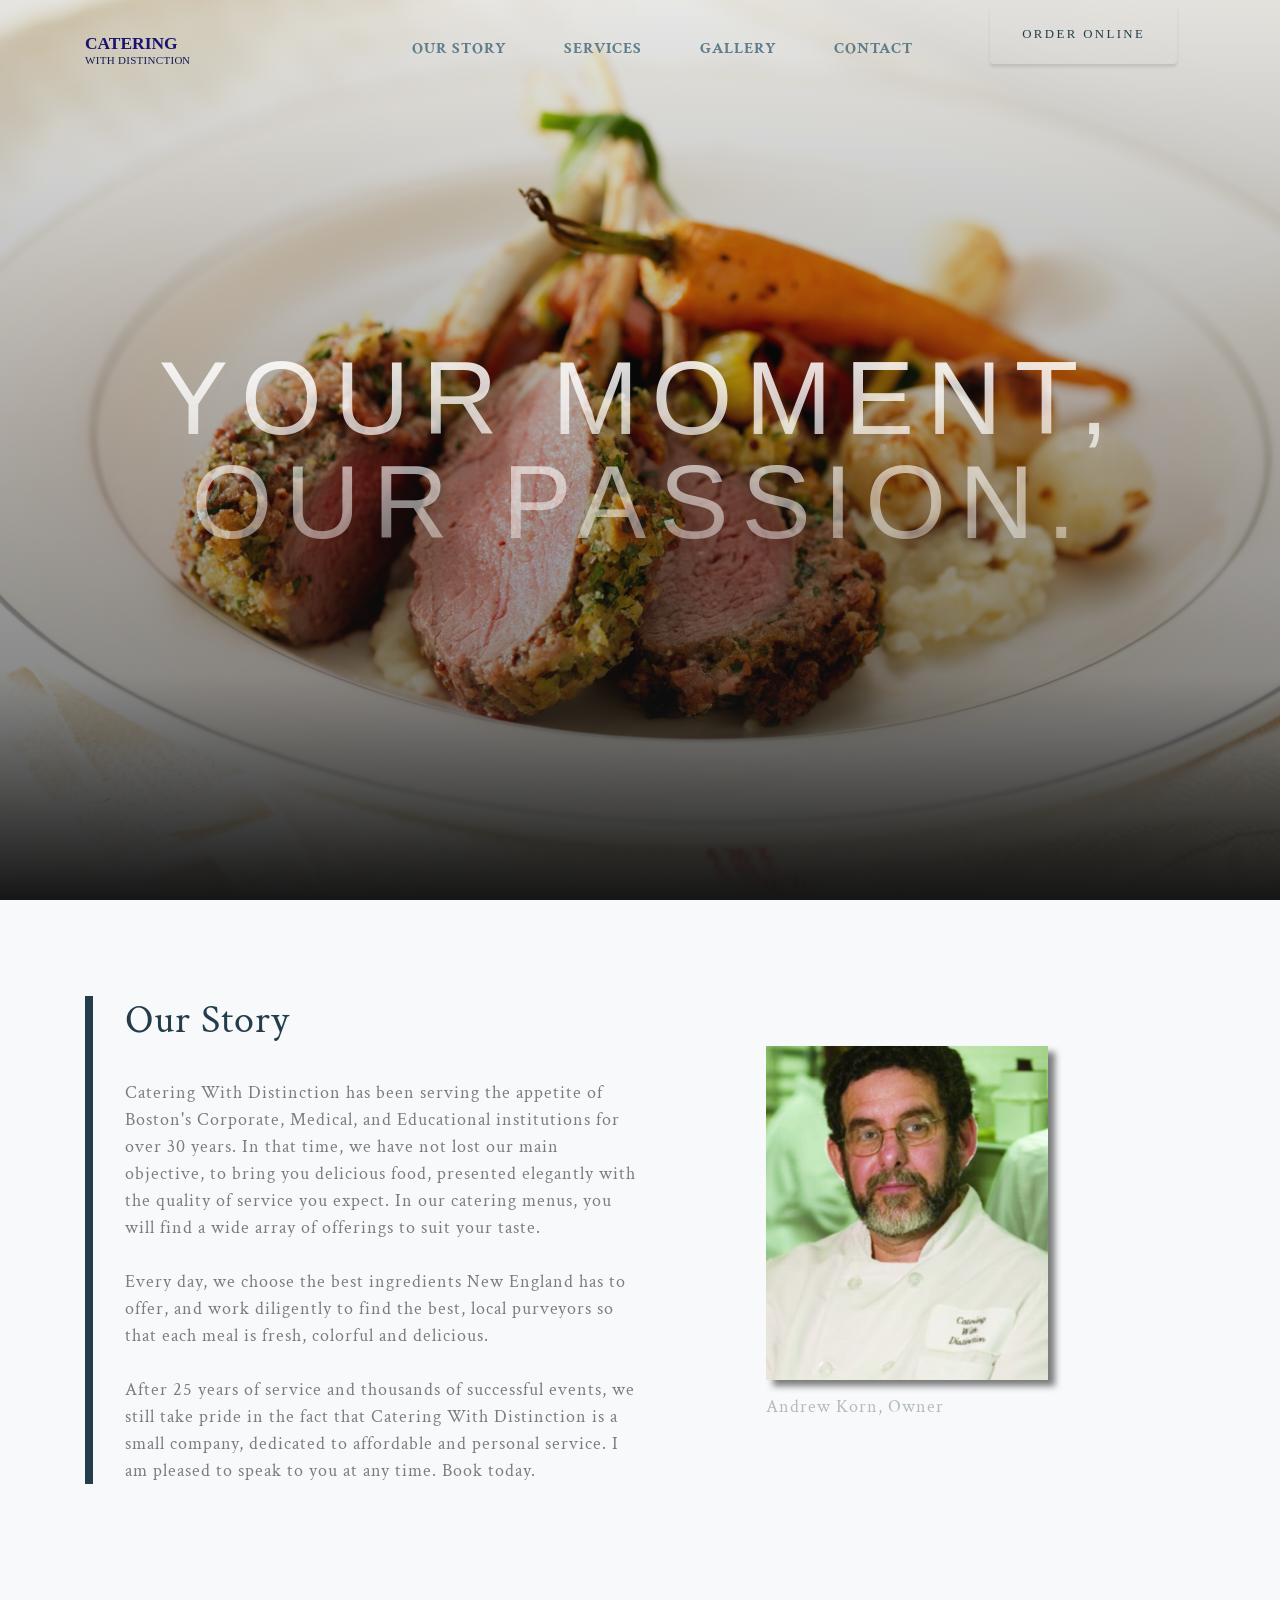
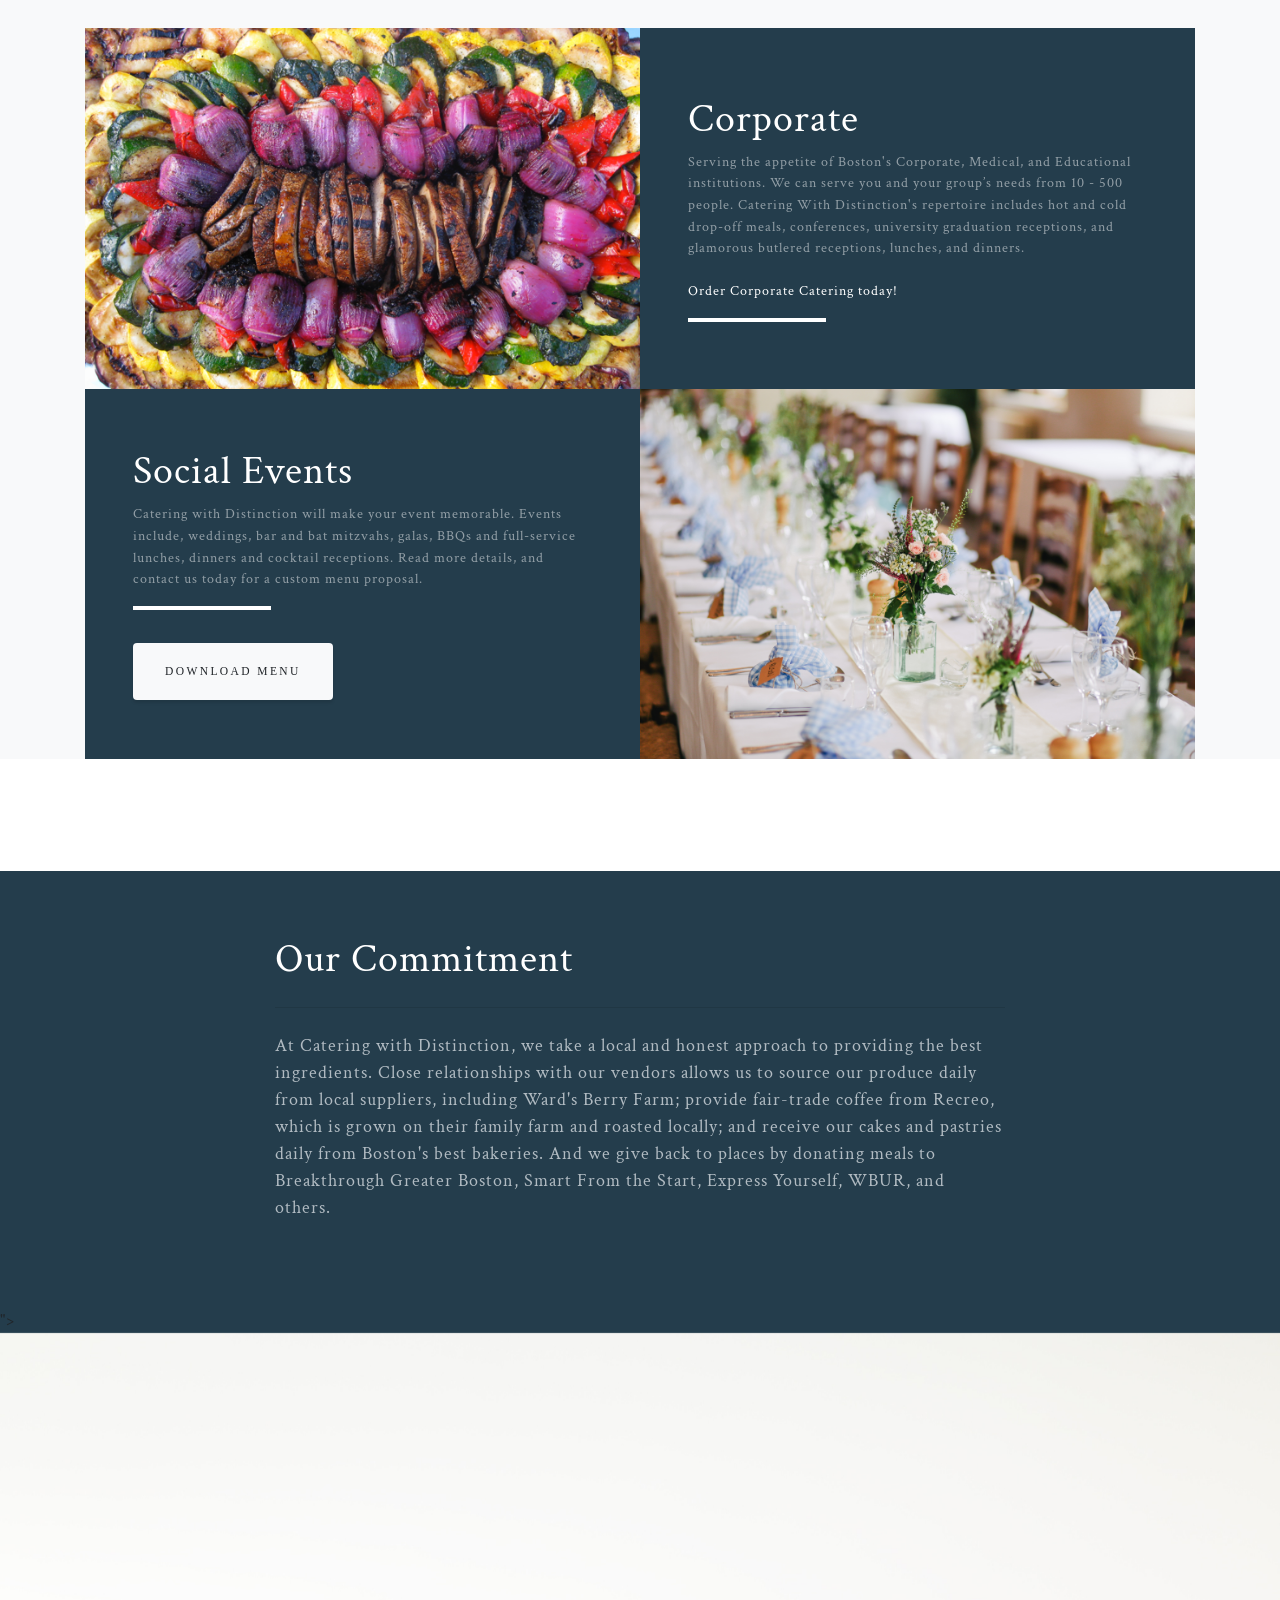
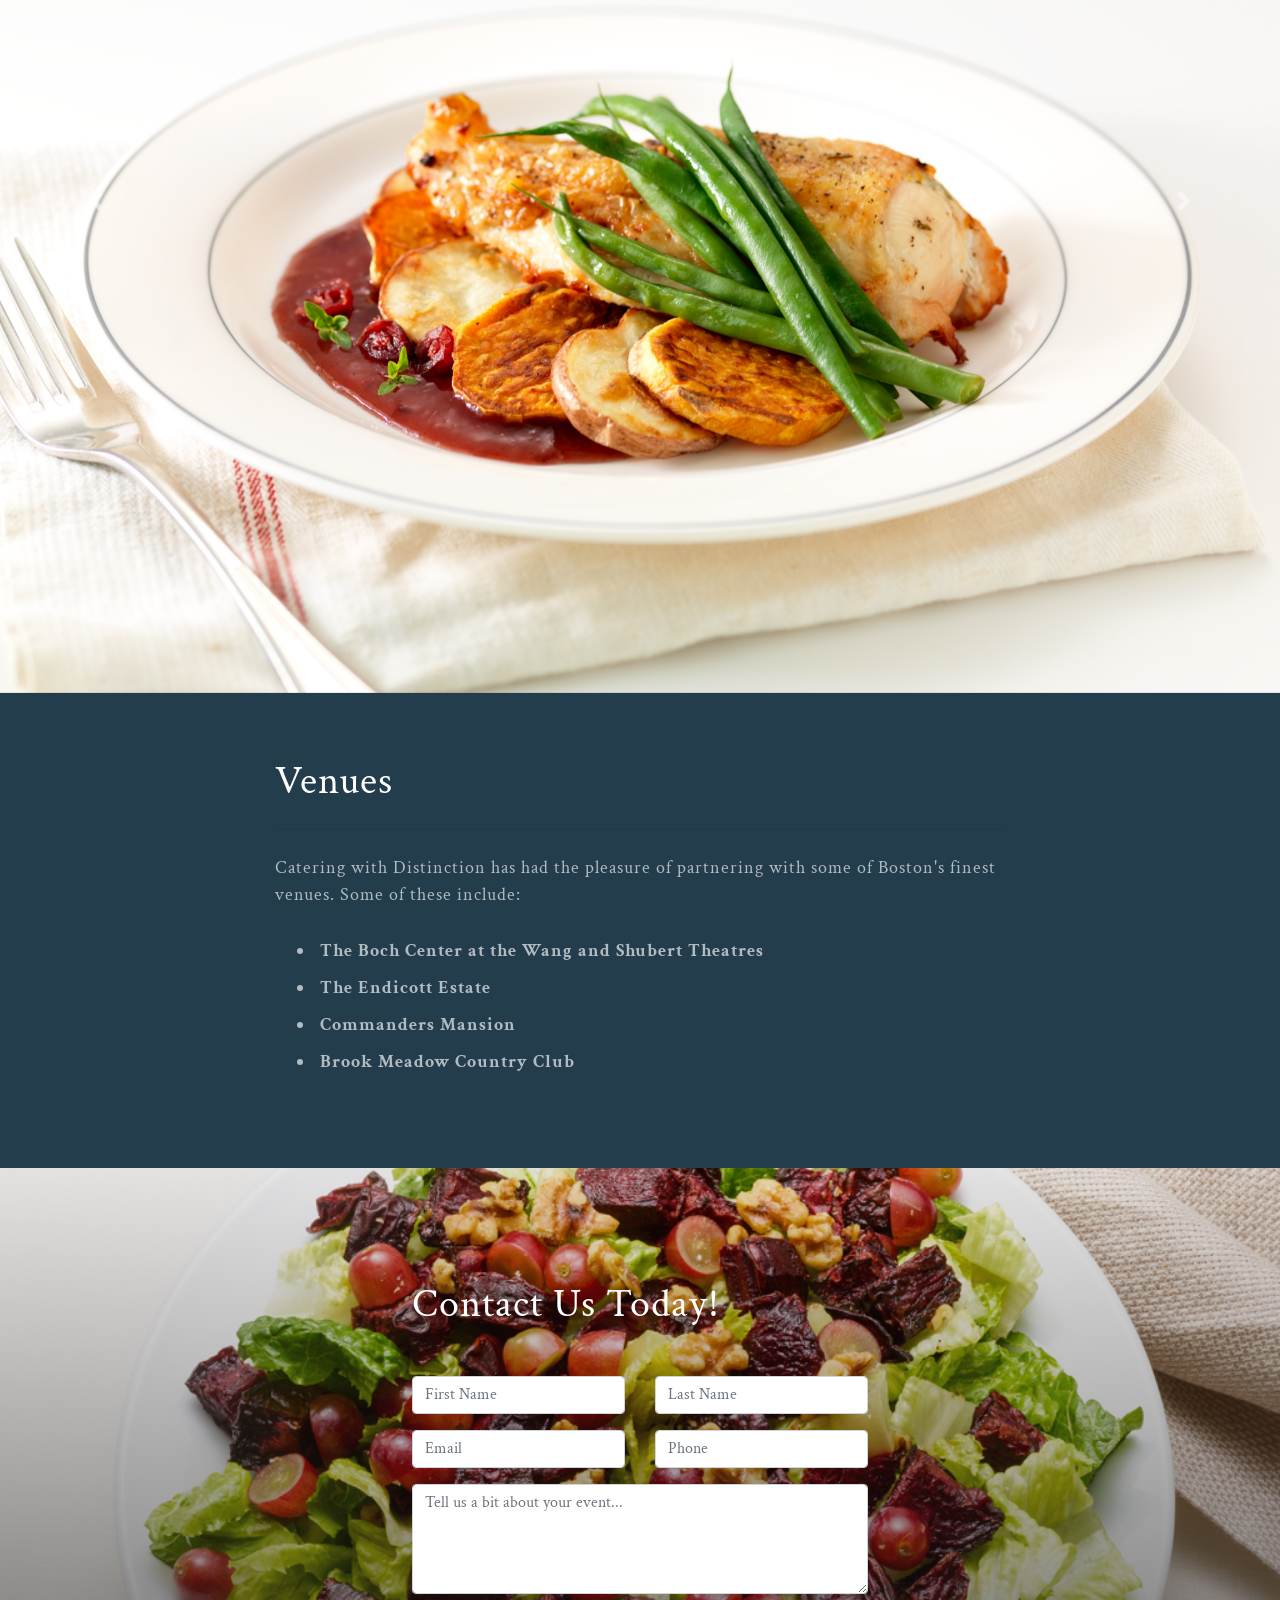
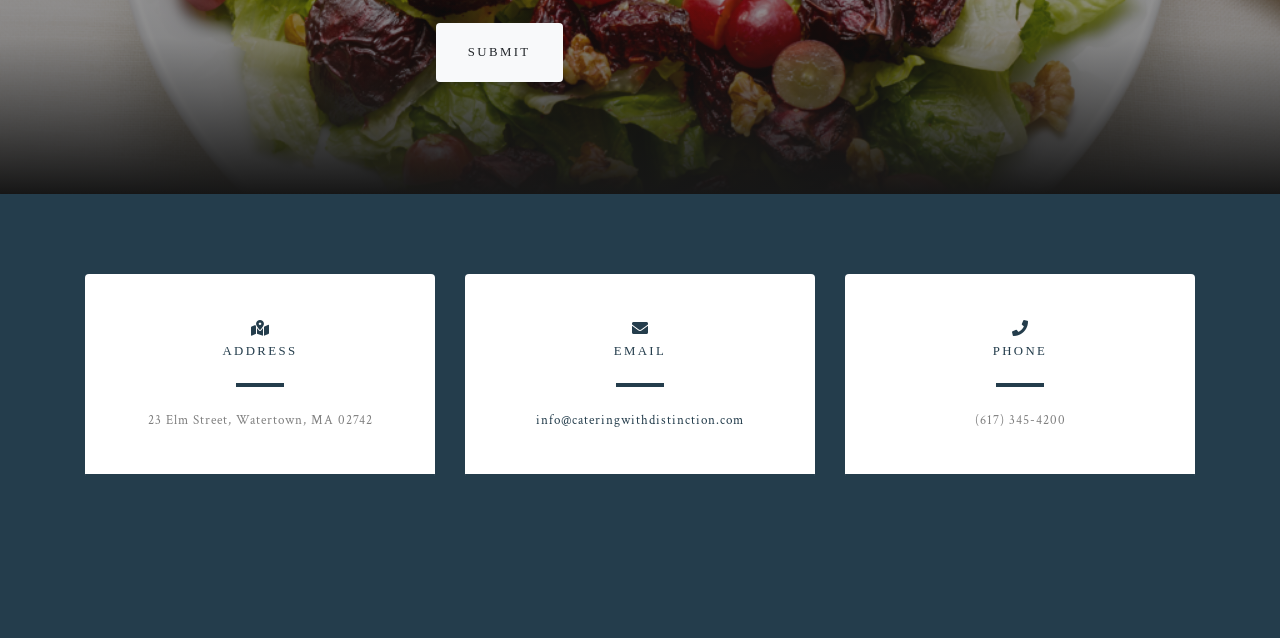
<file: index.html>
<!DOCTYPE html>
<html lang="en">

<head>

  <meta charset="utf-8">
  <meta name="viewport" content="width=device-width, initial-scale=1, shrink-to-fit=no">
  <meta name="description" content="">
  <meta name="author" content="">

  <title>Catering with Distinction</title>

  <!-- Bootstrap core CSS -->
  <link href="vendor/bootstrap/css/bootstrap.min.css" rel="stylesheet">

  <!-- Custom fonts for this template -->
  <link href="vendor/fontawesome-free/css/all.min.css" rel="stylesheet">
  <link href="https://fonts.googleapis.com/css?family=Crimson+Text:100,400,400i,600,600i,700,700i" rel="stylesheet">

  <!-- Custom styles for this template -->
  <link href="css/grayscale.css" rel="stylesheet">

</head>

<body id="page-top">

  <!-- Navigation -->
  <nav class="navbar navbar-expand-lg navbar-light fixed-top" id="mainNav">
    <div class="container">
      <a class="navbar-brand js-scroll-trigger" href="#page-top">
        <img class="img-fluid" src="img/site-logo-2.svg" alt="">
</a>
      <button class="navbar-toggler navbar-toggler-right" type="button" data-toggle="collapse" data-target="#navbarResponsive" aria-controls="navbarResponsive" aria-expanded="false" aria-label="Toggle navigation">
          Menu
          <i class="fas fa-bars"></i>
        </button>
      <div class="collapse navbar-collapse" id="navbarResponsive">
        <ul class="navbar-nav ml-auto">
          <li class="nav-item">
            <a class="nav-link js-scroll-trigger" href="#projects">OUR STORY</a>
          </li>
          <li class="nav-item">
            <a class="nav-link js-scroll-trigger" href="#services">SERVICES</a>
          </li>
          <li class="nav-item">
            <a class="nav-link js-scroll-trigger" href="#gallery">GALLERY</a>
          </li>
          <li class="nav-item">
            <a class="nav-link js-scroll-trigger" href="#signup">CONTACT</a>
          </li>
          <li class="nav-item order-online">
            <a href="/order-online.html"> <button type="button" class="btn btn-outline-info">ORDER ONLINE</button> </a>
          </li>
        </ul>
      </div>

    </div>
    <!-- <a href="/order-online.html"> <button type="button" class="btn btn-outline-info">ORDER ONLINE</button> </a> -->
  </nav>

  <!-- Header -->
  <header class="masthead">
    <div class="container d-flex h-100 align-items-center">
      <div class="mx-auto text-center">
        <h1 class="mx-auto my-0 text-uppercase">Your moment, Our passion.</h1>
        <!-- <a href="#services" class="btn btn-primary js-scroll-trigger">LEARN MORE</a> -->
      </div>

    </div>
  </header>



  <!-- Our Story Section -->
  <section id="projects" class="projects-section bg-light">
    <div class="container">

      <!-- Our Story-->
      <div class="row align-items-center no-gutters mb-4 mb-lg-5">
        <div class="col-xl-6 col-lg-7">
          <div class="featured-text text-center text-lg-left">
            <h4>Our Story</h4>
            <p class="text-black-50 mb-0"> <br>Catering With Distinction has been serving the appetite of Boston's Corporate, Medical, and Educational institutions for over 30 years. In that time, we have not lost our main objective, to bring you delicious food, presented elegantly
              with the quality of service you expect. In our catering menus, you will find a wide array of offerings to suit your taste.
              <br><br> Every day, we choose the best ingredients New England has to offer, and work diligently to find the best, local purveyors so that each meal is fresh, colorful and delicious.
              <br><br>After 25 years of service and thousands of successful events, we still take pride in the fact that Catering With Distinction is a small company, dedicated to affordable and personal service. I am pleased to speak to you at any time.
              Book today.</p>
          </div>
        </div>
        <div class="col-xl-6 col-lg-5">
          <img class="img-fluid mb-3 mb-lg-0 andrew" src="img/headshot-andrew.png" alt="">
          <p class="caption">Andrew Korn, Owner</p>
        </div>

      </div>
    </div>

  </section>
  <!-- Services -->
  <section id="services" class="services-section bg-light">
    <div class="container">
      <!-- Corporate -->
      <div class="row justify-content-center no-gutters mb-5 mb-lg-0">
        <div class="col-lg-6">
          <img class="img-fluid" src="img/sm_vegplate.png" alt="">
        </div>
        <div class="col-lg-6">
          <div class="bg-black text-center h-100 project">
            <div class="d-flex h-100">
              <div class="project-text w-100 my-auto text-center text-lg-left">
                <h4 class="text-white">Corporate</h4>
                <p class="mb-0 text-white-50">Serving the appetite of Boston's Corporate, Medical, and Educational institutions. We can serve you and your group’s needs from 10 - 500 people. Catering With Distinction's repertoire includes hot and cold drop-off meals, conferences,
                  university graduation receptions, and glamorous butlered receptions, lunches, and dinners. <br> <br><a href="/order-online.html" class="services-CTA"> Order Corporate Catering today! </a></p>
                <hr class="d-none d-lg-block mb-0 ml-0">
              </div>
            </div>
          </div>
        </div>
      </div>

      <!-- Events -->
      <div class="row justify-content-center no-gutters">
        <div class="col-lg-6">
          <img class="img-fluid" src="img/formal-dinner.jpg" alt="">
        </div>
        <div class="col-lg-6 order-lg-first">
          <div class="bg-black text-center h-100 project">
            <div class="d-flex h-100">
              <div class="project-text w-100 my-auto text-center text-lg-right">
                <h4 class="text-white">Social Events</h4>
                <p class="mb-0 text-white-50">
                  Catering with Distinction will make your event memorable. Events include, weddings, bar and bat mitzvahs, galas, BBQs and full-service lunches, dinners and cocktail receptions. Read more details, and contact us today for a custom menu proposal.
                </p>
                <hr class="d-none d-lg-block mb-0 ml-0 mr-0">
                <br>
                <div class="row">
                  <div class="col-md-4 col-lg-2">
                    <a href="/social-menu.html"><button type="button" class="btn btn-light">DOWNLOAD MENU</button></a>

                  </div>
                  <!-- /col -->
                </div>

              </div>
            </div>
          </div>
        </div>
      </div>
  </section>

  <section class="bg-primary" id="commitment">
    <div class="container">
      <div class="row">
        <div class="col-lg-8 mx-auto text-center">
          <h4 class="section-heading text-white">Our Commitment</h4>
          <hr class="light my-4">
          <p class="text-faded mb-4">At Catering with Distinction, we take a local and honest approach to providing the best ingredients. Close relationships with our vendors allows us to source our produce daily from local suppliers, including Ward's Berry Farm; provide fair-trade
            coffee from Recreo, which is grown on their family farm and roasted locally; and receive our cakes and pastries daily from Boston's best bakeries. And we give back to places by donating meals to Breakthrough Greater Boston, Smart From the
            Start, Express Yourself, WBUR, and others.</p>
        </div>
      </div>
    </div>
  </section>

  <section class="bg-primary d-lg-block" id="gallery">
    <div id="carouselExampleControls" class="carousel slide" data-ride="carousel">
      <div class="carousel-inner">
        ">
        <div class="carousel-item active">
          <img class="d-block w-100" src="img/1.jpg" alt="First slide">
        </div>
        <div class="carousel-item">
          <img class="d-block w-100" src="img/2.png" alt="Second slide">
        </div>
        <div class="carousel-item">
          <img class="d-block w-100" src="img/3.png" alt="Third slide">
        </div>
        <div class="carousel-item">
          <img class="d-block w-100" src="img/4.png" alt="Third slide">
        </div>
        <div class="carousel-item">
          <img class="d-block w-100" src="img/5.png" alt="Third slide">
        </div>
        <div class="carousel-item">
          <img class="d-block w-100" src="img/6.png" alt="Third slide">
        </div>
        <div class="carousel-item">
          <img class="d-block w-100" src="img/7.jpg" alt="Third slide">
        </div>
        <div class="carousel-item">
          <img class="d-block w-100" src="img/8.JPG" alt="Third slide">
        </div>
        <div class="carousel-item">
          <img class="d-block w-100" src="img/9.JPG" alt="Third slide">
        </div>
        <div class="carousel-item">
          <img class="d-block w-100" src="img/10.jpg" alt="Third slide">
        </div>
      </div>
      <a class="carousel-control-prev" href="#carouselExampleControls" role="button" data-slide="prev">
              <span class="carousel-control-prev-icon" aria-hidden="true"></span>
              <span class="sr-only">Previous</span>
            </a>
      <a class="carousel-control-next" href="#carouselExampleControls" role="button" data-slide="next">
              <span class="carousel-control-next-icon" aria-hidden="true"></span>
              <span class="sr-only">Next</span>
            </a>
    </div>

  </section>



  <section class="bg-primary" id="venues">
    <div class="container">
      <div class="row">
        <div class="col-lg-8 mx-auto text-center">
          <h4 class="section-heading text-white">Venues</h4>
          <hr class="light my-4">
          <p class="text-faded mb-4"> Catering with Distinction has had the pleasure of partnering with some of Boston's finest venues. Some of these include:

            <ul class="text-faded mb-4">
              <li> The Boch Center at the Wang and Shubert Theatres</li>
              <li> The Endicott Estate</li>
              <li> Commanders Mansion </li>
              <li> Brook Meadow Country Club</li>

            </ul>
          </p>
        </div>
      </div>
    </div>
  </section>



  <!-- <section class="contact-section bg-black">
    <div class="container">
      <div class="row">
        <div class="col-md-4 mb-3 mb-md-0">
          <div class="card py-4 h-50">
            <div class="card-body text-center">
              <h4 class="text-uppercase m-0">tufts medical</h4>
              <hr class="my-4">
              <div class="small text-black-50"></div>
            </div>
          </div>
        </div>

        <div class="col-md-4 mb-3 mb-md-0">
          <div class="card py-4 h-50">
            <div class="card-body text-center">
              <h4 class="text-uppercase m-0">Boston Foundation</h4>
              <hr class="my-4">
              <div class="small text-black-50">
                <a href="#"></a>
              </div>
            </div>
          </div>
        </div>

        <div class="col-md-4 mb-3 mb-md-0">
          <div class="card py-4 h-50">
            <div class="card-body text-center">
              <h4 class="text-uppercase m-0">Nixon Peabody</h4>
              <hr class="my-4">
              <div class="small text-black-50"></div>
            </div>
          </div>
        </div>
      </div>
    </div>
  </section> -->

  <!-- Contact Section -->
  <section id="signup" class="signup-section">
    <div class="container">
      <div class="row">
        <div class="col-md-10 col-lg-8 mx-auto text-center">
          <div class="container">
            <div class="row">
              <div class="col-xl-8 offset-xl-2 py-5">
                <h4 class="text-white mb-5">Contact Us Today!</h4>
                <form id="contact-form" method="post" action="https://formspree.io/meagdoherty@gmail.com" role="form">
                  <div class="messages"></div>
                  <div class="controls">
                    <div class="row">
                      <div class="col-md-6">
                        <div class="form-group">
                          <!-- <label for="form_name">First Name</label> -->
                          <input id="first_name" type="text" name="name" class="form-control" placeholder="First Name" required="required" data-error="Firstname is required.">
                          <div class="help-block with-errors"></div>
                        </div>
                      </div>
                      <div class="col-md-6">
                        <div class="form-group">
                          <!-- <label for="form_lastname">Last Name</label> -->
                          <input id="last_name" type="text" name="surname" class="form-control" placeholder="Last Name" required="required" data-error="Lastname is required.">
                          <div class="help-block with-errors"></div>
                        </div>
                      </div>
                    </div>
                    <div class="row">
                      <div class="col-md-6">
                        <div class="form-group">
                          <!-- <label for="form_email">Email</label> -->
                          <input id="email" type="email" name="email" class="form-control" placeholder="Email" required="required" data-error="Valid email is required.">
                          <div class="help-block with-errors"></div>
                        </div>
                      </div>
                      <div class="col-md-6">
                        <div class="form-group">
                          <!-- <label for="form_need">Phone</label> -->
                          <input id="telephone" type="phone" name="phone" class="form-control" placeholder="Phone" required="required" data-error="Valid email is required.">
                          <div class="help-block with-errors"></div>
                        </div>
                      </div>
                    </div>
                    <div class="row">
                      <div class="col-md-12">
                        <div class="form-group">
                          <textarea id="comments" name="message" class="form-control" placeholder="Tell us a bit about your event..." rows="4" required="required" data-error="Please, leave us a message."></textarea>
                          <div class="help-block with-errors"></div>
                        </div>
                      </div>
                      <div class="col-md-12">
                        <input type="submit" class="btn btn-light btn-xl" value="Submit">
                      </div>
                    </div>
                  </div>
                </form>
              </div>
            </div>
          </div>
        </div>
      </div>
    </div>
  </section>

  <!-- Contact Section -->
  <section class="contact-section bg-black">
    <div class="container">
      <div class="row">
        <div class="col-md-4 mb-3 mb-md-0">
          <div class="card py-4 h-100">
            <div class="card-body text-center">
              <i class="fas fa-map-marked-alt text-primary mb-2"></i>
              <h4 class="text-uppercase m-0">Address</h4>
              <hr class="my-4">
              <div class="small text-black-50">23 Elm Street, Watertown, MA 02742</div>
            </div>
          </div>
        </div>

        <div class="col-md-4 mb-3 mb-md-0">
          <div class="card py-4 h-100">
            <div class="card-body text-center">
              <i class="fas fa-envelope text-primary mb-2"></i>
              <h4 class="text-uppercase m-0">Email</h4>
              <hr class="my-4">
              <div class="small text-black-50">
                <a href="#">info@cateringwithdistinction.com</a>
              </div>
            </div>
          </div>
        </div>

        <div class="col-md-4 mb-3 mb-md-0">
          <div class="card py-4 h-100">
            <div class="card-body text-center">
              <i class="fas fa-phone -alt text-primary mb-2"></i>
              <h4 class="text-uppercase m-0">Phone</h4>
              <hr class="my-4">
              <div class="small text-black-50">(617) 345-4200</div>
            </div>
          </div>
        </div>
      </div>
    </div>
  </section>

  <!-- Footer -->
  <footer class="bg-black small text-center text-white-50">
    <div class="container">
      <!-- Copyright &copy; Your Website 2018 -->
    </div>
  </footer>

  <!-- Bootstrap core JavaScript -->
  <script src="vendor/jquery/jquery.min.js"></script>
  <script src="vendor/bootstrap/js/bootstrap.bundle.min.js"></script>

  <!-- Plugin JavaScript -->
  <script src="vendor/jquery-easing/jquery.easing.min.js"></script>

  <!-- Custom scripts for this template -->
  <script src="js/grayscale.js"></script>


</body>

</html>
</file>
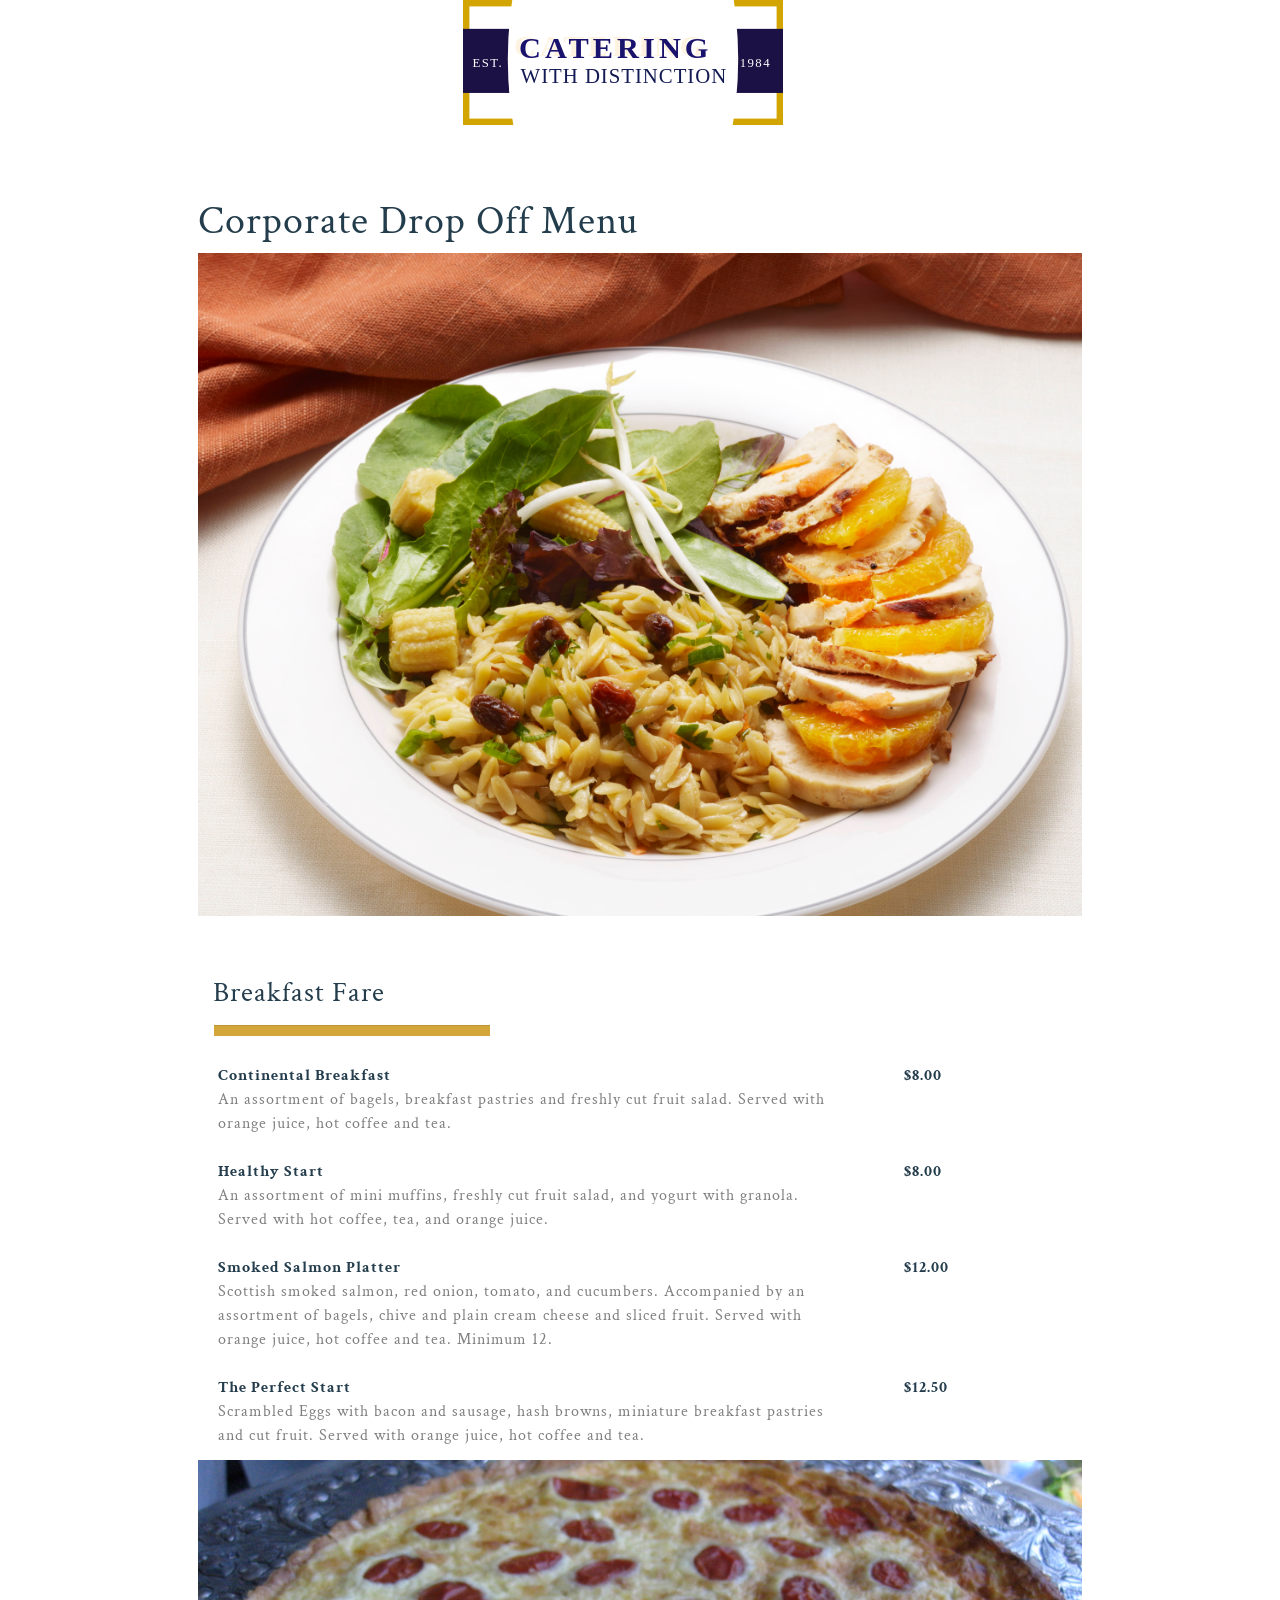
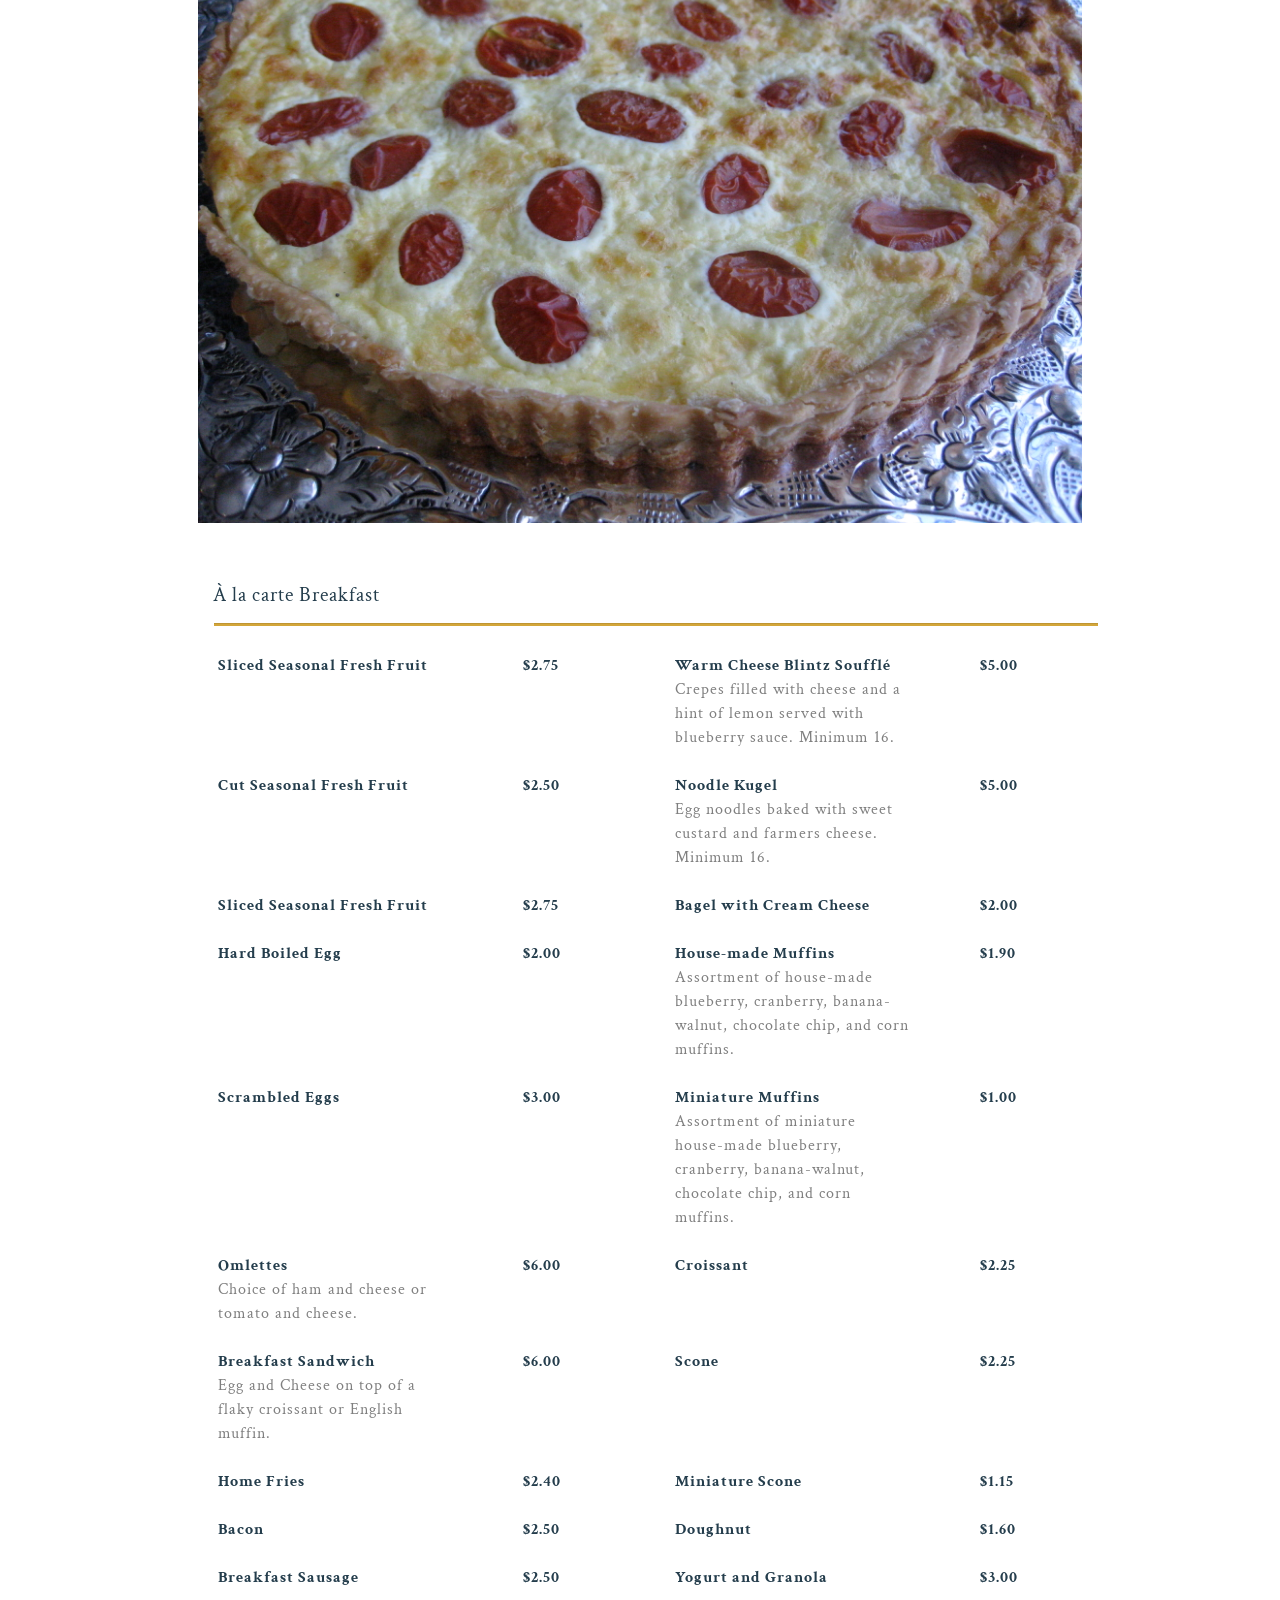
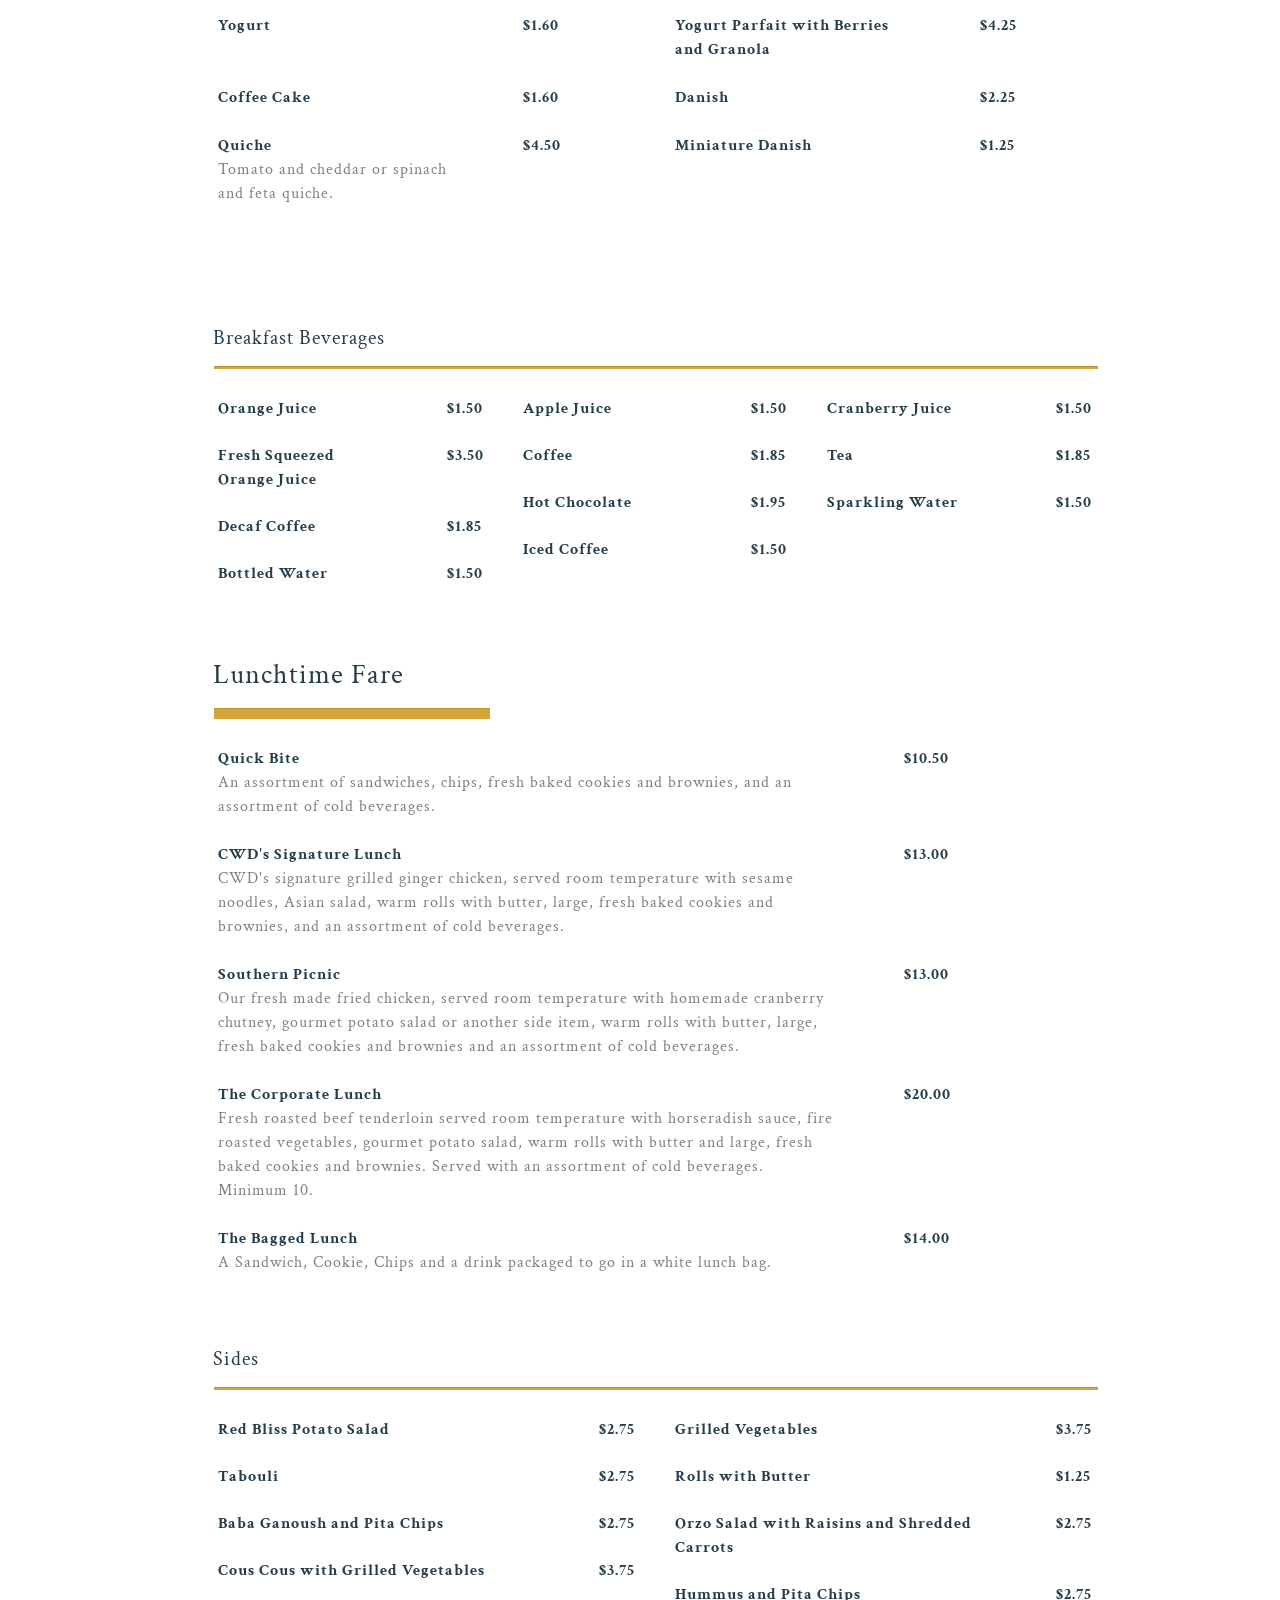
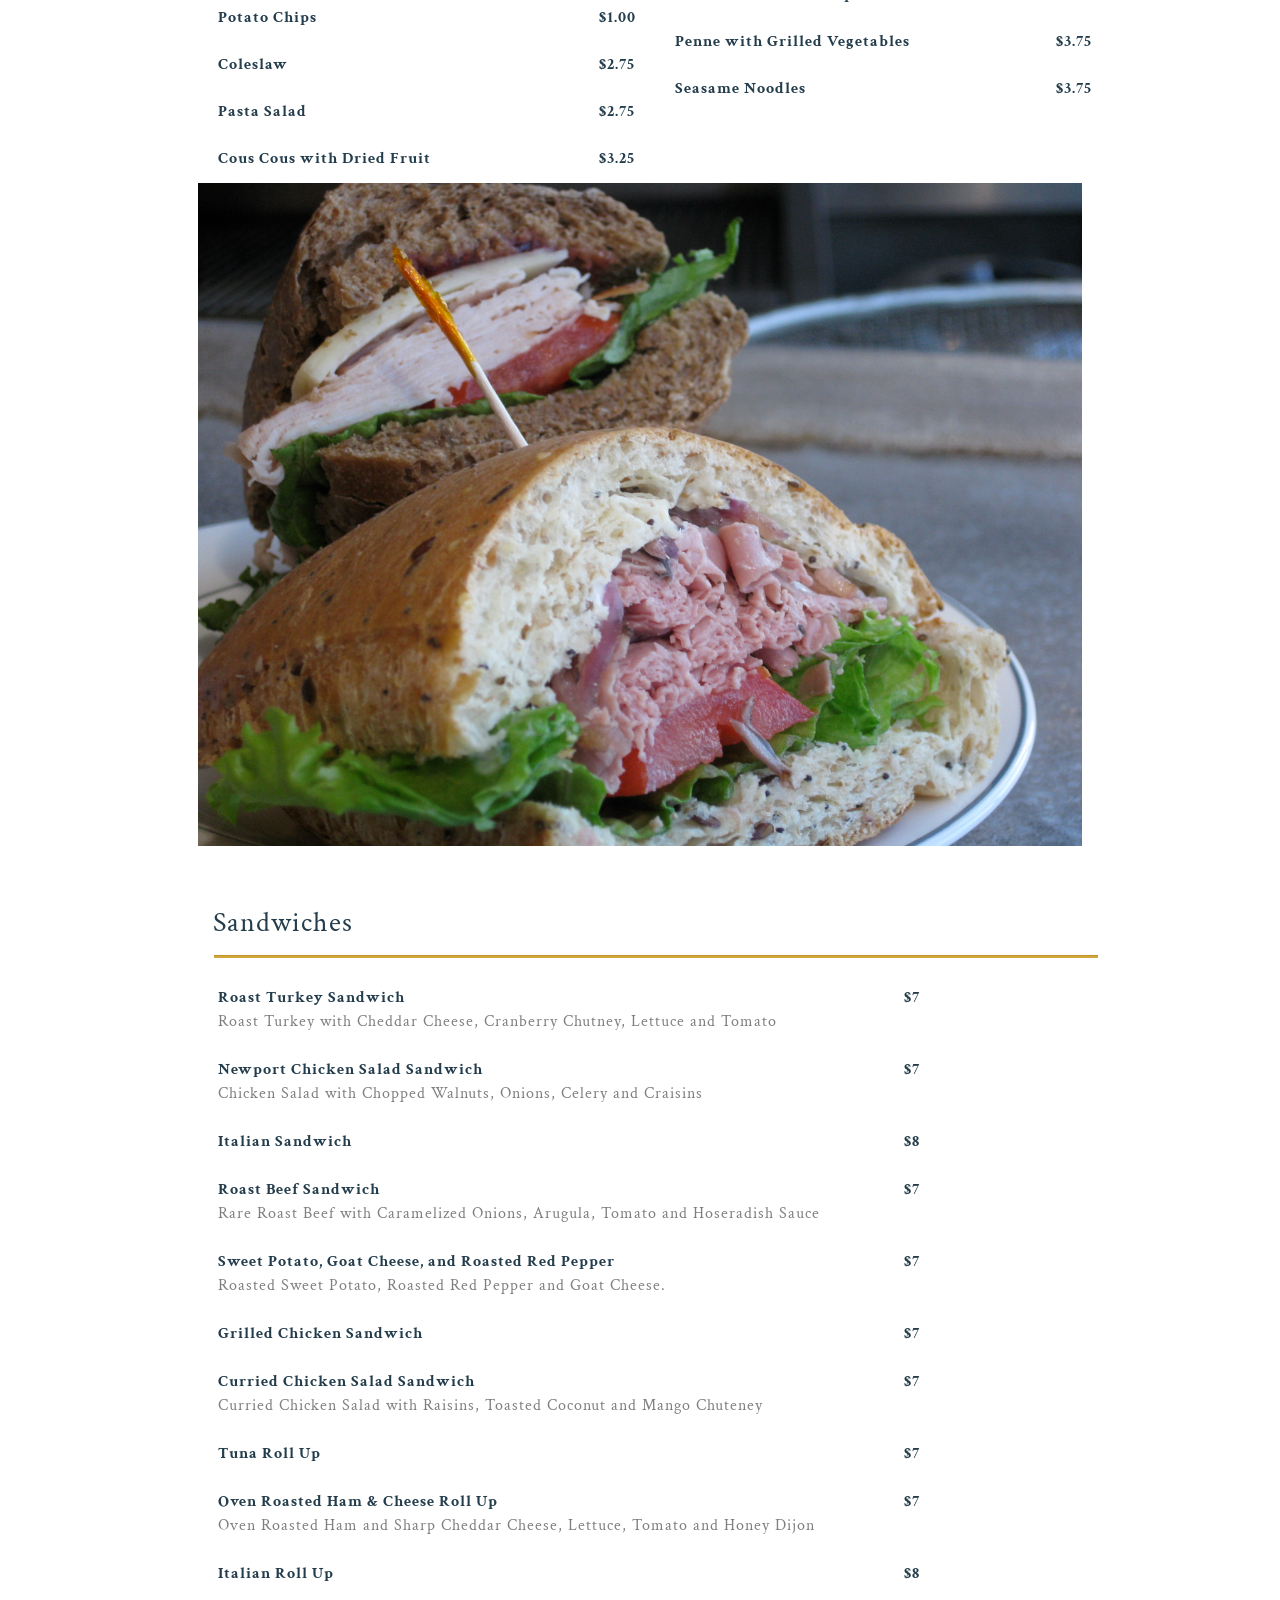
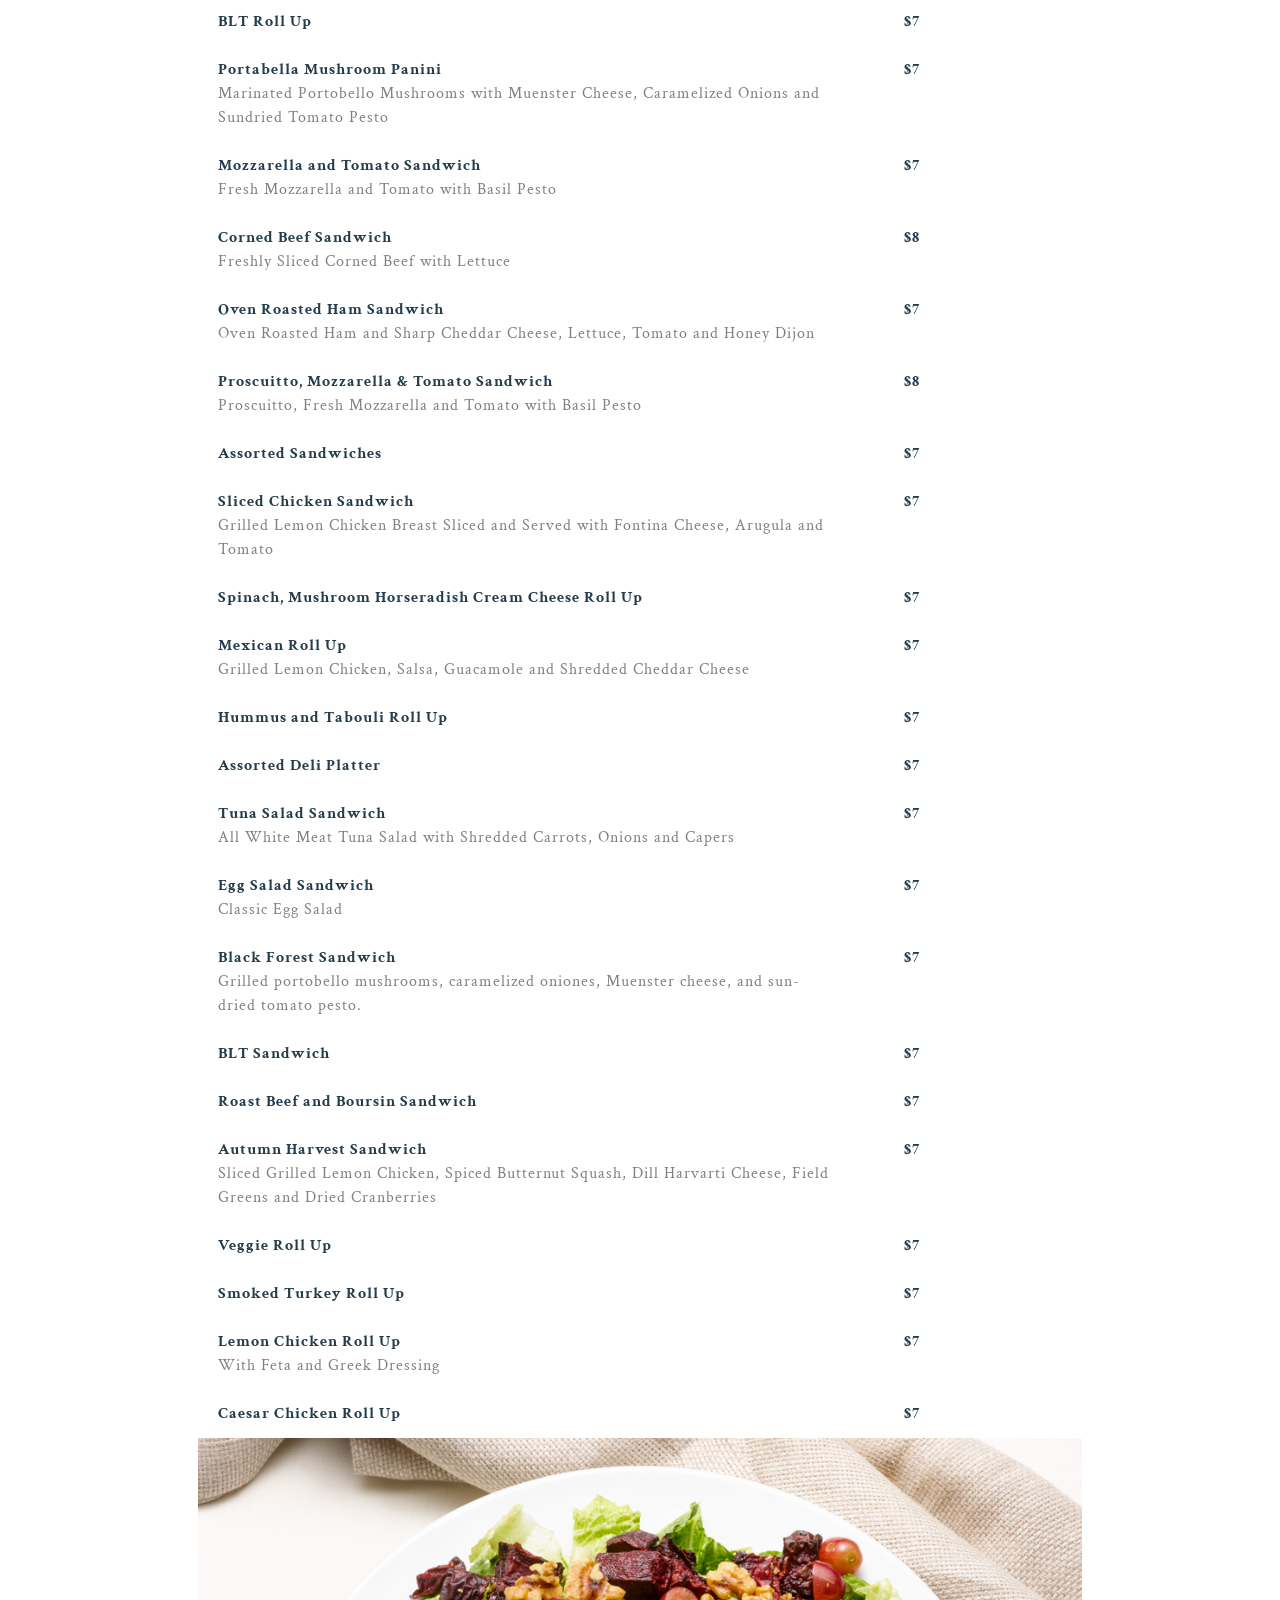
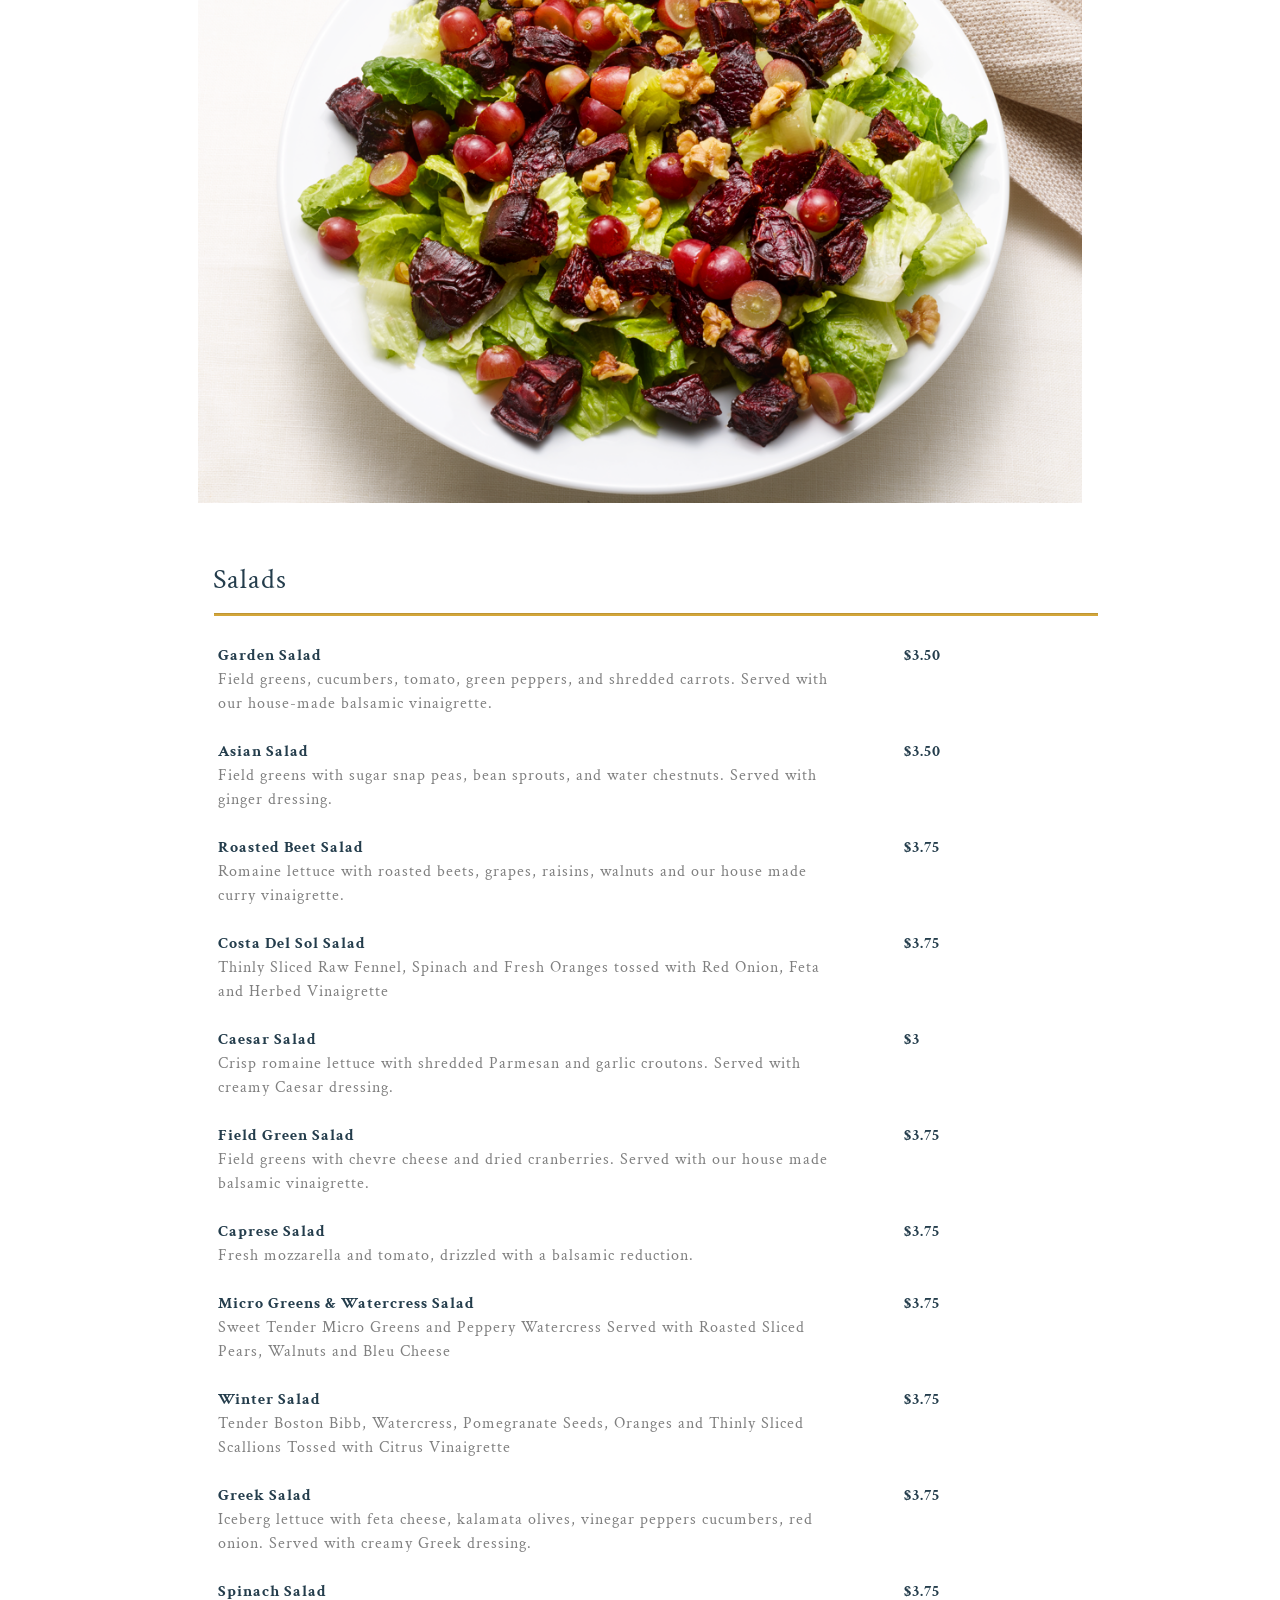
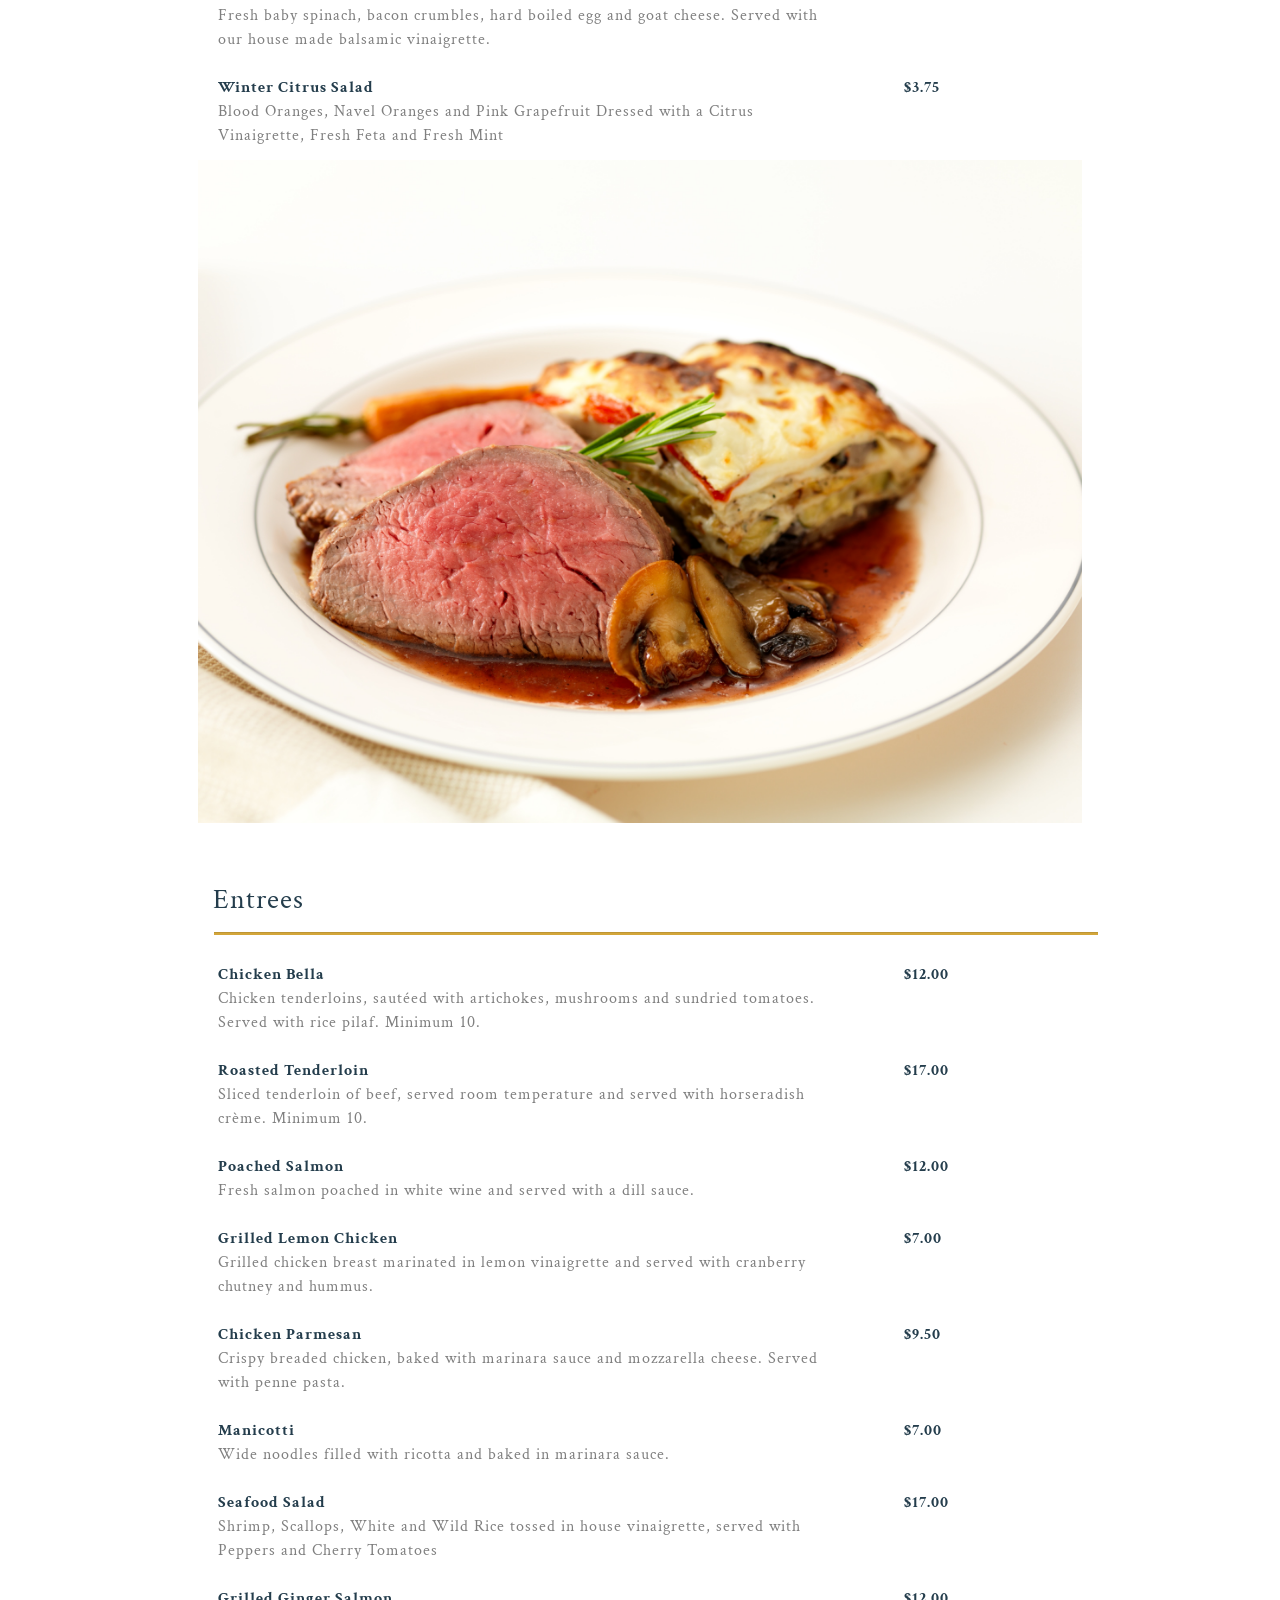
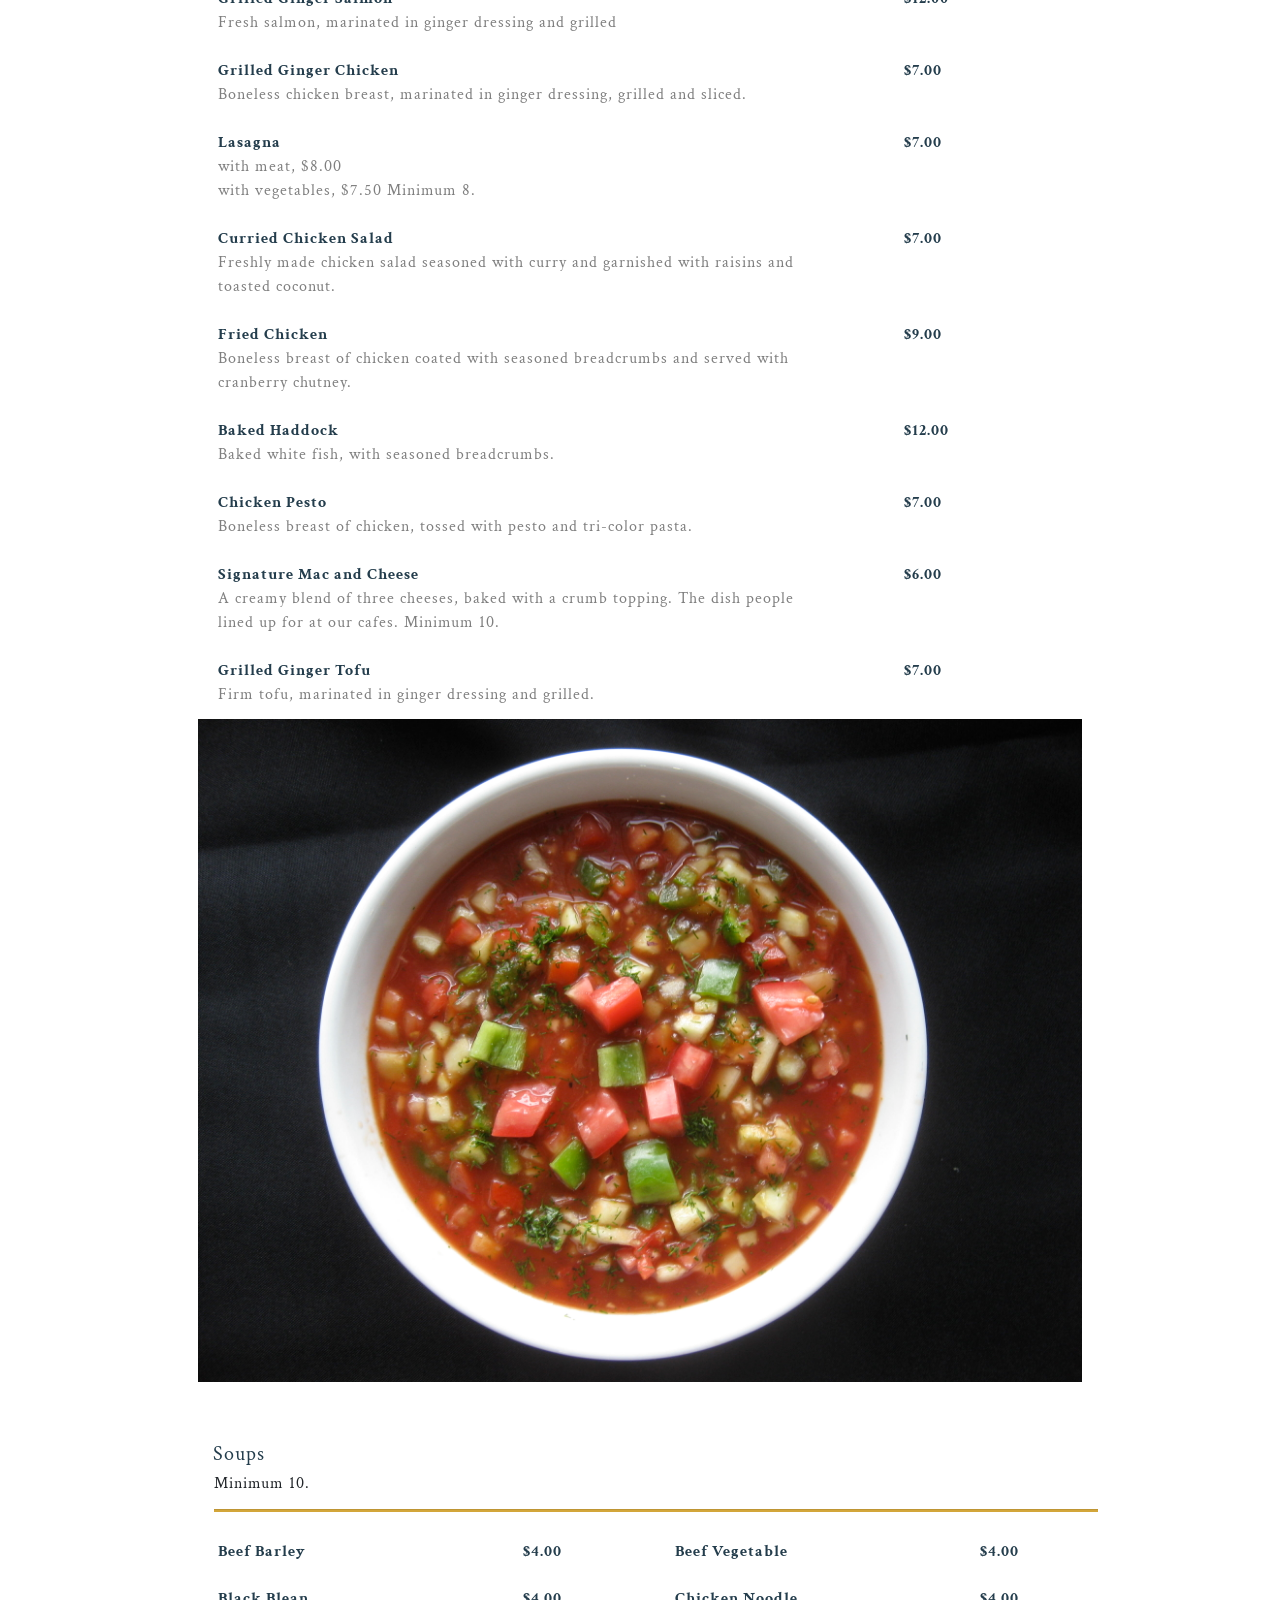
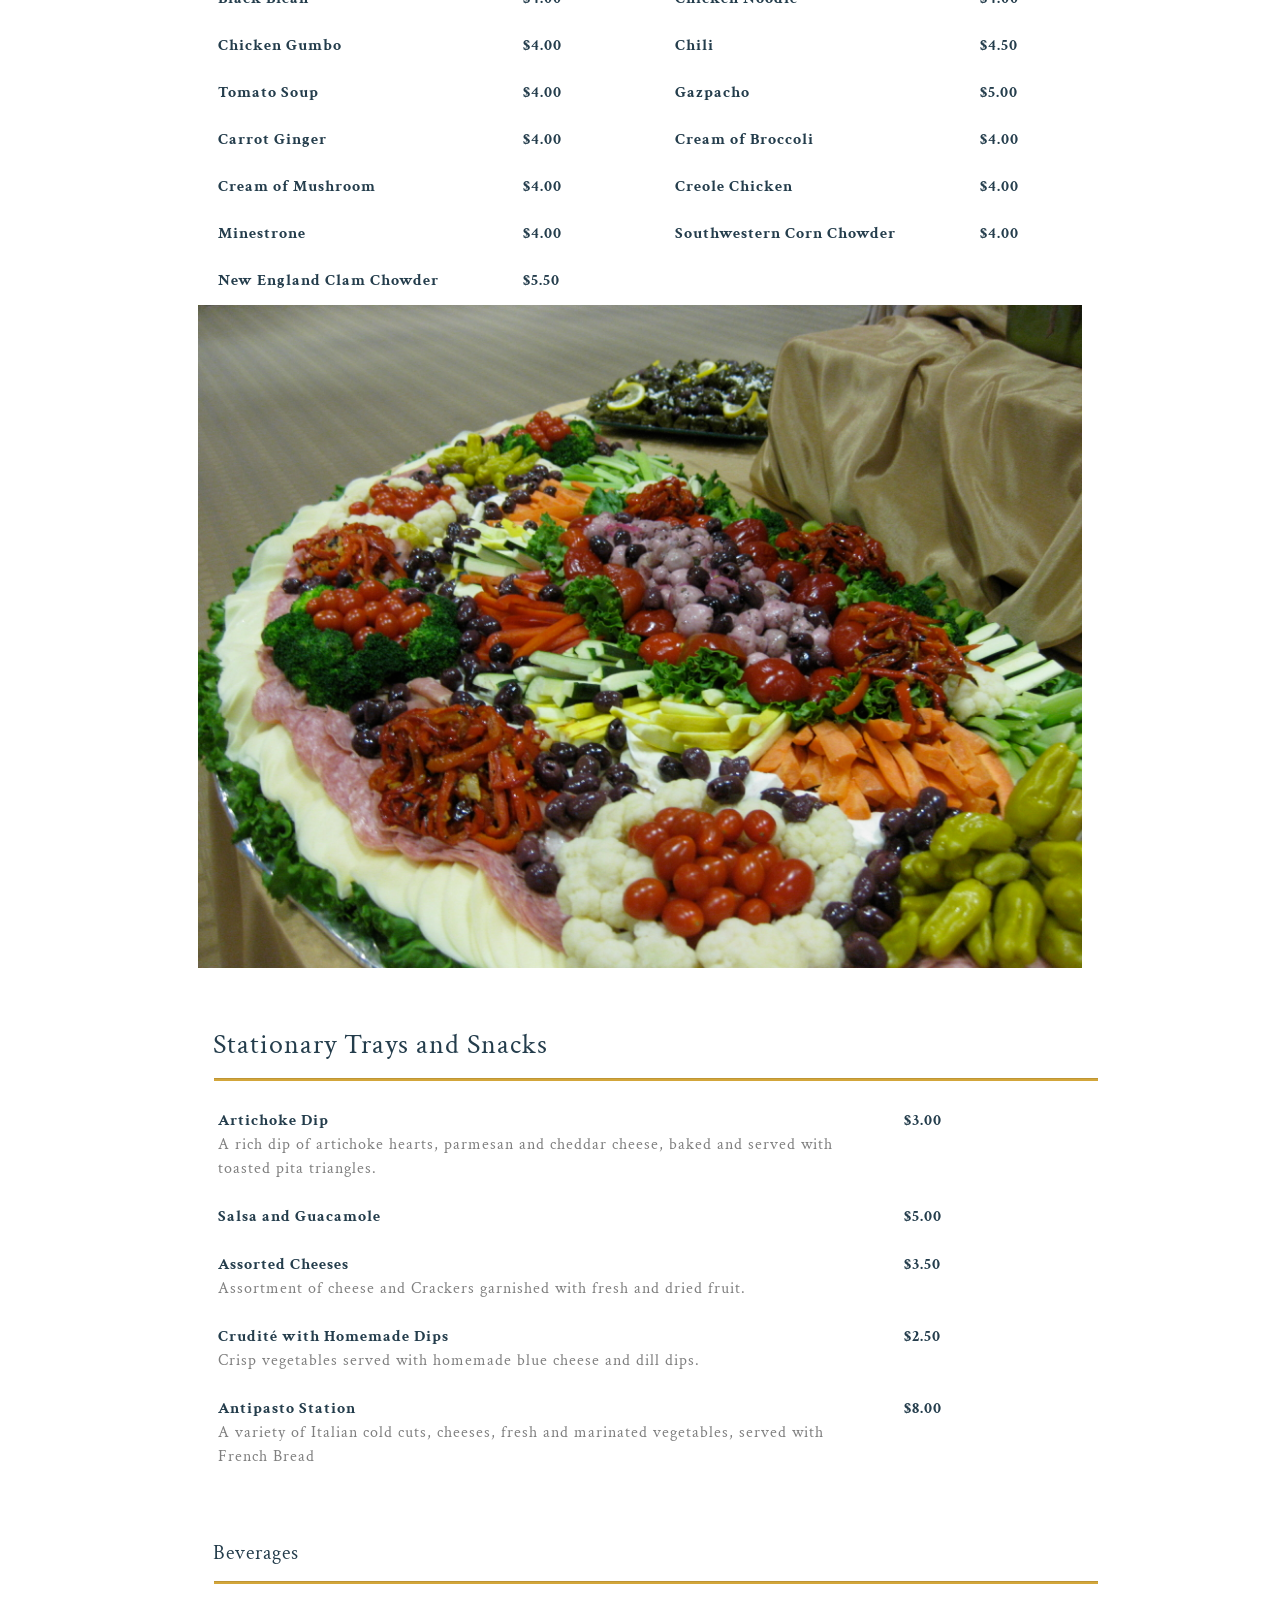
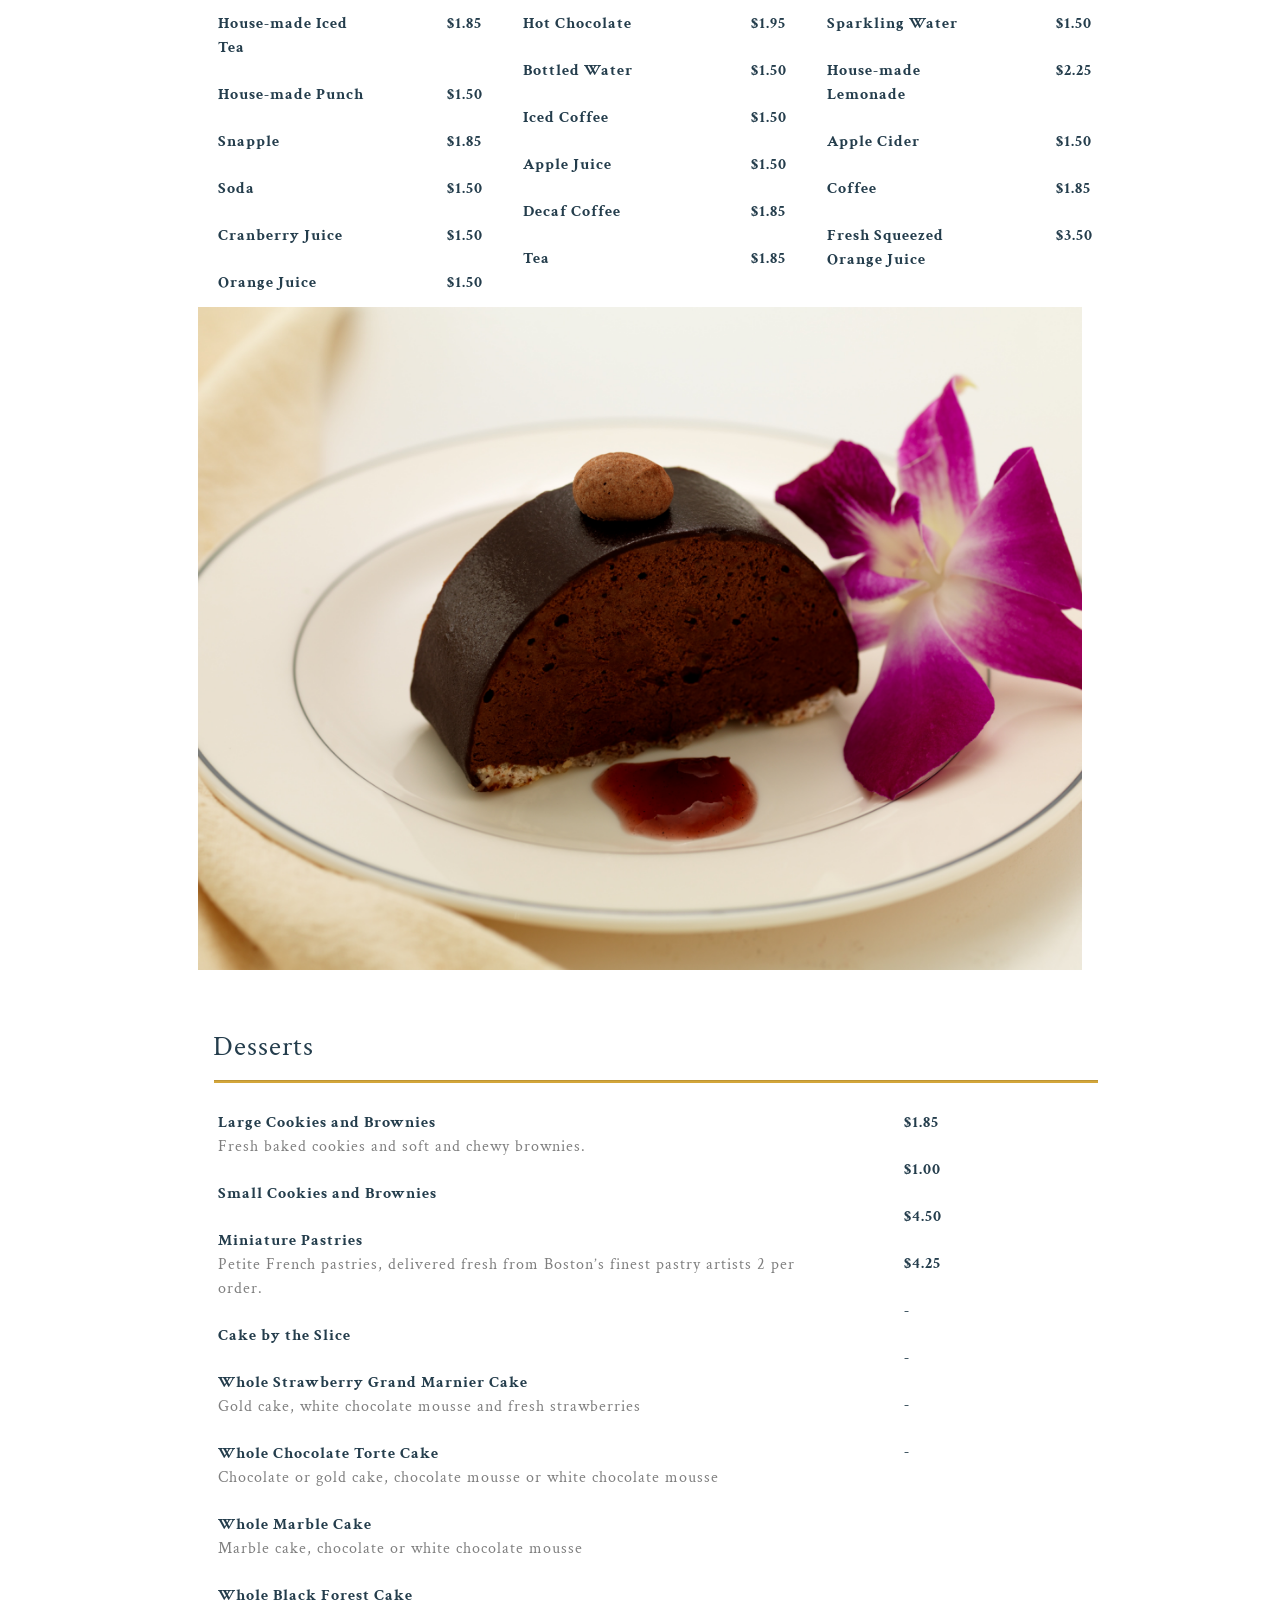
<file: corporate-menu.html>
<!DOCTYPE html>
<html lang="en">

<head>

  <meta charset="utf-8">
  <meta name="viewport" content="width=device-width, initial-scale=1, shrink-to-fit=no">
  <meta name="description" content="">
  <meta name="author" content="">

  <title>CWD Corporate Menu</title>

  <!-- Bootstrap core CSS -->
  <link href="vendor/bootstrap/css/bootstrap.min.css" rel="stylesheet">

  <!-- Custom fonts for this template -->
  <link href="vendor/fontawesome-free/css/all.min.css" rel="stylesheet">
  <link href="https://fonts.googleapis.com/css?family=Crimson+Text:100,400,400i,600,600i,700,700i" rel="stylesheet">

  <!-- Custom styles for this template -->
  <link href="css/menus.css" rel="stylesheet">

</head>

<body id="page-top">

  <div class="container">
    <header>
      <!-- CWD logo -->
      <img class="img-fluid logo" src="img/full-site-logo.svg" alt="" width="320" height="200" >
    </header>

    <!-- NEW Breakfast Fare TEST equal row height -->
    <h1>Corporate Drop Off Menu</h1>

    <img class="img-fluid" src="img/corporate-header.jpg" alt="">

    <h3 class="menu-header">Breakfast Fare</h3>
    <hr class="primary">
    <div class="row row-eq-height">
      <div class="col-9">
        <ul class="list-group list-group-flush">
          <li class="list-group-item">Continental Breakfast
            <br>
            <span> An assortment of bagels, breakfast pastries and freshly cut fruit salad. Served with orange juice, hot coffee and tea. </span>
          </li>
        </ul>
      </div>
      <div class="col-3">
        <ul class="list-group list-group-flush ">
          <li class="list-group-item price breakfast">$8.00</li>
        </ul>
      </div>
    </div>


    <div class="row row-eq-height">
      <div class="col-9">
        <ul class="list-group list-group-flush">
          <li class="list-group-item">Healthy Start
            <br>
            <span> An assortment of mini muffins, freshly cut fruit salad, and yogurt with granola. Served with hot coffee, tea, and orange juice.</span>
          </li>
        </ul>
      </div>
      <div class="col-3">
        <ul class="list-group list-group-flush ">
          <li class="list-group-item price breakfast">$8.00</li>
        </ul>
      </div>
    </div>

    <div class="row row-eq-height">
      <div class="col-9">
        <ul class="list-group list-group-flush">
          <li class="list-group-item">Smoked Salmon Platter
            <br>
            <span> Scottish smoked salmon, red onion, tomato, and cucumbers. Accompanied by an assortment of bagels, chive and plain cream cheese and sliced fruit. Served with orange juice, hot coffee and tea. Minimum 12.</span>
          </li>
        </ul>
      </div>
      <div class="col-3">
        <ul class="list-group list-group-flush ">
          <li class="list-group-item price breakfast">$12.00</li>
        </ul>
      </div>
    </div>

    <div class="row row-eq-height">
      <div class="col-9">
        <ul class="list-group list-group-flush">
          <li class="list-group-item"> The Perfect Start
            <br>
            <span> Scrambled Eggs with bacon and sausage, hash browns, miniature breakfast pastries and cut fruit. Served with orange juice, hot coffee and tea. </span></li>
          </span>
          </li>
        </ul>
      </div>
      <div class="col-3">
        <ul class="list-group list-group-flush ">
          <li class="list-group-item price breakfast">$12.50</li>
        </ul>
      </div>
    </div>

    <!-- NEW: Breakfast Fare section, 2 column: À la carte Breakfast -->
    <img class="img-fluid" src="img/NEW-brunch.jpg" alt="brunch">
    <h5 class="menu-header">À la carte Breakfast</h5>
    <hr>
    <div class="row row-eq-height">
      <div class="col-4">
        <ul class="list-group list-group-flush">
          <li class="list-group-item"> Sliced Seasonal Fresh Fruit
            <br>
            <span> </span>
          </li>
        </ul>
      </div>
      <div class="col-2">
        <ul class="list-group list-group-flush ">
          <li class="list-group-item price breakfast"> $2.75 </li>
        </ul>
      </div>
      <div class="col-4">
        <ul class="list-group list-group-flush">
          <li class="list-group-item">Warm Cheese Blintz Soufflé
            <br>
            <span> Crepes filled with cheese and a hint of lemon served with blueberry sauce. Minimum 16.</span>
          </li>
        </ul>
      </div>
      <div class="col-2">
        <ul class="list-group list-group-flush ">
          <li class="list-group-item price breakfast"> $5.00</li>
        </ul>
      </div>
    </div>

    <div class="row row-eq-height">
      <div class="col-4">
        <ul class="list-group list-group-flush">
          <li class="list-group-item"> Cut Seasonal Fresh Fruit
            <br>
            <span> </span>
          </li>
        </ul>
      </div>
      <div class="col-2">
        <ul class="list-group list-group-flush ">
          <li class="list-group-item price breakfast"> $2.50 </li>
        </ul>
      </div>
      <div class="col-4">
        <ul class="list-group list-group-flush">
          <li class="list-group-item"> Noodle Kugel
            <br>
            <span> Egg noodles baked with sweet custard and farmers cheese. Minimum 16.</span>
          </li>
        </ul>
      </div>
      <div class="col-2">
        <ul class="list-group list-group-flush ">
          <li class="list-group-item price breakfast"> $5.00 </li>
        </ul>
      </div>
    </div>

    <div class="row row-eq-height">
      <div class="col-4">
        <ul class="list-group list-group-flush">
          <li class="list-group-item"> Sliced Seasonal Fresh Fruit
            <br>
          </li>
        </ul>
      </div>
      <div class="col-2">
        <ul class="list-group list-group-flush ">
          <li class="list-group-item price breakfast"> $2.75 </li>
        </ul>
      </div>
      <div class="col-4">
        <ul class="list-group list-group-flush">
          <li class="list-group-item"> Bagel with Cream Cheese
            <br>
            <span> </span>
          </li>
        </ul>
      </div>
      <div class="col-2">
        <ul class="list-group list-group-flush ">
          <li class="list-group-item price breakfast"> $2.00 </li>
        </ul>
      </div>
    </div>

    <div class="row row-eq-height">
      <div class="col-4">
        <ul class="list-group list-group-flush">
          <li class="list-group-item"> Hard Boiled Egg
            <br>
            <span> </span>
          </li>
        </ul>
      </div>
      <div class="col-2">
        <ul class="list-group list-group-flush ">
          <li class="list-group-item price breakfast"> $2.00 </li>
        </ul>
      </div>
      <div class="col-4">
        <ul class="list-group list-group-flush">
          <li class="list-group-item"> House-made Muffins
            <br>
            <span> Assortment of house-made blueberry, cranberry, banana-walnut, chocolate chip, and corn muffins.</span>
          </li>
        </ul>
      </div>
      <div class="col-2">
        <ul class="list-group list-group-flush ">
          <li class="list-group-item price breakfast"> $1.90 </li>
        </ul>
      </div>
    </div>

    <div class="row row-eq-height">
      <div class="col-4">
        <ul class="list-group list-group-flush">
          <li class="list-group-item"> Scrambled Eggs
            <br>
            <span> </span>
          </li>
        </ul>
      </div>
      <div class="col-2">
        <ul class="list-group list-group-flush ">
          <li class="list-group-item price breakfast"> $3.00 </li>
        </ul>
      </div>
      <div class="col-4">
        <ul class="list-group list-group-flush">
          <li class="list-group-item"> Miniature Muffins
            <br>
            <span> Assortment of miniature house-made blueberry, cranberry, banana-walnut, chocolate chip, and corn muffins. </span>
          </li>
        </ul>
      </div>
      <div class="col-2">
        <ul class="list-group list-group-flush ">
          <li class="list-group-item price breakfast"> $1.00 </li>
        </ul>
      </div>
    </div>

    <div class="row row-eq-height">
      <div class="col-4">
        <ul class="list-group list-group-flush">
          <li class="list-group-item"> Omlettes
            <br>
            <span> Choice of ham and cheese or tomato and cheese.</span>
          </li>
        </ul>
      </div>
      <div class="col-2">
        <ul class="list-group list-group-flush ">
          <li class="list-group-item price breakfast"> $6.00 </li>
        </ul>
      </div>
      <div class="col-4">
        <ul class="list-group list-group-flush">
          <li class="list-group-item"> Croissant
            <br>
            <span> </span>
          </li>
        </ul>
      </div>
      <div class="col-2">
        <ul class="list-group list-group-flush ">
          <li class="list-group-item price breakfast"> $2.25 </li>
        </ul>
      </div>
    </div>

    <div class="row row-eq-height">
      <div class="col-4">
        <ul class="list-group list-group-flush">
          <li class="list-group-item"> Breakfast Sandwich

            <br>
            <span> Egg and Cheese on top of a flaky croissant or English muffin.</span>
          </li>
        </ul>
      </div>
      <div class="col-2">
        <ul class="list-group list-group-flush ">
          <li class="list-group-item price breakfast"> $6.00</li>
        </ul>
      </div>
      <div class="col-4">
        <ul class="list-group list-group-flush">
          <li class="list-group-item"> Scone
            <br>
            <span> </span>
          </li>
        </ul>
      </div>
      <div class="col-2">
        <ul class="list-group list-group-flush ">
          <li class="list-group-item price breakfast"> $2.25 </li>
        </ul>
      </div>
    </div>

    <div class="row row-eq-height">
      <div class="col-4">
        <ul class="list-group list-group-flush">
          <li class="list-group-item"> Home Fries
          </li>
        </ul>
      </div>
      <div class="col-2">
        <ul class="list-group list-group-flush ">
          <li class="list-group-item price breakfast"> $2.40 </li>
        </ul>
      </div>
      <div class="col-4">
        <ul class="list-group list-group-flush">
          <li class="list-group-item"> Miniature Scone

          </li>
        </ul>
      </div>
      <div class="col-2">
        <ul class="list-group list-group-flush ">
          <li class="list-group-item price breakfast"> $1.15 </li>
        </ul>
      </div>
    </div>

    <div class="row row-eq-height">
      <div class="col-4">
        <ul class="list-group list-group-flush">
          <li class="list-group-item"> Bacon
            <br>
            <span> </span>
          </li>
        </ul>
      </div>
      <div class="col-2">
        <ul class="list-group list-group-flush ">
          <li class="list-group-item price breakfast"> $2.50 </li>
        </ul>
      </div>
      <div class="col-4">
        <ul class="list-group list-group-flush">
          <li class="list-group-item"> Doughnut
            <br>
            <span> </span>
          </li>
        </ul>
      </div>
      <div class="col-2">
        <ul class="list-group list-group-flush ">
          <li class="list-group-item price breakfast"> $1.60 </li>
        </ul>
      </div>
    </div>

    <div class="row row-eq-height">
      <div class="col-4">
        <ul class="list-group list-group-flush">
          <li class="list-group-item"> Breakfast Sausage
            <br>
            <span> </span>
          </li>
        </ul>
      </div>
      <div class="col-2">
        <ul class="list-group list-group-flush ">
          <li class="list-group-item price breakfast"> $2.50 </li>
        </ul>
      </div>
      <div class="col-4">
        <ul class="list-group list-group-flush">
          <li class="list-group-item"> Yogurt and Granola

            <br>
            <span> </span>
          </li>
        </ul>
      </div>
      <div class="col-2">
        <ul class="list-group list-group-flush ">
          <li class="list-group-item price breakfast"> $3.00 </li>
        </ul>
      </div>
    </div>

    <div class="row row-eq-height">
      <div class="col-4">
        <ul class="list-group list-group-flush">
          <li class="list-group-item"> Yogurt
            <br>
            <span> </span>
          </li>
        </ul>
      </div>
      <div class="col-2">
        <ul class="list-group list-group-flush ">
          <li class="list-group-item price breakfast"> $1.60 </li>
        </ul>
      </div>
      <div class="col-4">
        <ul class="list-group list-group-flush">
          <li class="list-group-item"> Yogurt Parfait with Berries and Granola
            <br>
            <span> </span>
          </li>
        </ul>
      </div>
      <div class="col-2">
        <ul class="list-group list-group-flush ">
          <li class="list-group-item price breakfast"> $4.25 </li>
        </ul>
      </div>
    </div>

    <div class="row row-eq-height">
      <div class="col-4">
        <ul class="list-group list-group-flush">
          <li class="list-group-item"> Coffee Cake
            <br>
            <span> </span>
          </li>
        </ul>
      </div>
      <div class="col-2">
        <ul class="list-group list-group-flush ">
          <li class="list-group-item price breakfast"> $1.60 </li>
        </ul>
      </div>
      <div class="col-4">
        <ul class="list-group list-group-flush">
          <li class="list-group-item"> Danish

            <br>
            <span> </span>
          </li>
        </ul>
      </div>
      <div class="col-2">
        <ul class="list-group list-group-flush ">
          <li class="list-group-item price breakfast"> $2.25 </li>
        </ul>
      </div>
    </div>

    <div class="row row-eq-height">
      <div class="col-4">
        <ul class="list-group list-group-flush">
          <li class="list-group-item"> Quiche
            <br>
            <span> Tomato and cheddar or spinach and feta quiche.</span>
          </li>
        </ul>
      </div>
      <div class="col-2">
        <ul class="list-group list-group-flush ">
          <li class="list-group-item price breakfast"> $4.50 </li>
        </ul>
      </div>
      <div class="col-4">
        <ul class="list-group list-group-flush">
          <li class="list-group-item"> Miniature Danish
            <br>
            <span> </span>
          </li>
        </ul>
      </div>
      <div class="col-2">
        <ul class="list-group list-group-flush ">
          <li class="list-group-item price breakfast"> $1.25 </li>
        </ul>
      </div>
    </div>





    <!-- Equal height TEMPLATE -->

    <div class="row row-eq-height">
      <div class="col-9">
        <ul class="list-group list-group-flush">
          <li class="list-group-item">
            <br>
            <span> </span>
          </li>
        </ul>
      </div>
      <div class="col-3">
        <ul class="list-group list-group-flush ">
          <li class="list-group-item price breakfast"></li>
        </ul>
      </div>
    </div>


    <!-- Breakfast Fare section, 3 column: Breakfast Beverages -->
    <h5 class="menu-header">Breakfast Beverages</h5>
    <hr>
    <div class="row row-eq-height">
      <div class="col-3">
        <ul class="list-group list-group-flush">
          <li class="list-group-item">Orange Juice </li>
          <li class="list-group-item">Fresh Squeezed Orange Juice<br>
          </li>
          <li class="list-group-item">Decaf Coffee</li>
          <li class="list-group-item">Bottled Water </li>
        </ul>
      </div>
      <div class="col-1">
        <ul class="list-group list-group-flush">
          <li class="list-group-item">$1.50 </li>
          <li class="list-group-item">$3.50<br> <br>
          </li>
          <li class="list-group-item">$1.85</li>
          <li class="list-group-item">$1.50</li>
        </ul>
      </div>
      <div class="col-3">
        <ul class="list-group list-group-flush">
          <li class="list-group-item">Apple Juice </li>
          <li class="list-group-item">Coffee<br>
          </li>
          <li class="list-group-item">Hot Chocolate</li>
          <li class="list-group-item">Iced Coffee </li>
        </ul>
      </div>
      <div class="col-1">
        <ul class="list-group list-group-flush">
          <li class="list-group-item">$1.50 </li>
          <li class="list-group-item">$1.85<br>
          </li>
          <li class="list-group-item">$1.95</li>
          <li class="list-group-item">$1.50</li>
        </ul>
      </div>
      <div class="col-3">
        <ul class="list-group list-group-flush">
          <li class="list-group-item">Cranberry Juice </li>
          <li class="list-group-item">Tea<br>
          </li>
          <li class="list-group-item">Sparkling Water</li>
        </ul>
      </div>
      <div class="col-1">
        <ul class="list-group list-group-flush">
          <li class="list-group-item">$1.50 </li>
          <li class="list-group-item">$1.85<br>
          </li>
          <li class="list-group-item">$1.50</li>
        </ul>
      </div>
    </div>






    <!-- Lunchtime Fare, 1 column -->
    <h3 class="menu-header">Lunchtime Fare</h3>
    <hr class="primary">

    <!-- NEW: Lunchtime Fare, 1 column -->
    <div class="row row-eq-height">
      <div class="col-9">
        <ul class="list-group list-group-flush">
          <li class="list-group-item">Quick Bite
            <br>
            <span> An assortment of sandwiches, chips, fresh baked cookies and brownies, and an assortment of cold beverages.    </li>
        </ul>
      </div>
      <div class="col-3">
        <ul class="list-group list-group-flush ">
          <li class="list-group-item price breakfast">$10.50</li>
        </ul>
      </div>
    </div>

    <div class="row row-eq-height">
      <div class="col-9">
        <ul class="list-group list-group-flush">
          <li class="list-group-item">CWD's Signature Lunch
            <br>
            <span> CWD's signature grilled ginger chicken, served room temperature with sesame noodles, Asian salad, warm rolls with butter, large, fresh baked cookies and brownies, and an assortment of cold beverages.    </li>
        </ul>
      </div>
      <div class="col-3">
        <ul class="list-group list-group-flush ">
          <li class="list-group-item price breakfast">$13.00</li>
        </ul>
      </div>
    </div>

    <div class="row row-eq-height">
      <div class="col-9">
        <ul class="list-group list-group-flush">
          <li class="list-group-item"> Southern Picnic
            <br>
            <span> Our fresh made fried chicken, served room temperature with homemade cranberry chutney, gourmet potato salad or another side item, warm rolls with butter, large, fresh baked cookies and brownies and an assortment of cold beverages.  </li>
        </ul>
      </div>
      <div class="col-3">
        <ul class="list-group list-group-flush ">
          <li class="list-group-item price breakfast">$13.00</li>
        </ul>
      </div>
    </div>

    <div class="row row-eq-height">
      <div class="col-9">
        <ul class="list-group list-group-flush">
          <li class="list-group-item"> The Corporate Lunch

            <br>
            <span> Fresh roasted beef tenderloin served room temperature with horseradish sauce, fire roasted vegetables, gourmet potato salad, warm rolls with butter and large, fresh baked cookies and brownies. Served with an assortment of cold beverages. Minimum 10.      </li>
        </ul>
      </div>
      <div class="col-3">
        <ul class="list-group list-group-flush ">
          <li class="list-group-item price breakfast">$20.00</li>
        </ul>
      </div>
    </div>

    <div class="row row-eq-height">
      <div class="col-9">
        <ul class="list-group list-group-flush">
          <li class="list-group-item"> The Bagged Lunch
            <br>
            <span> A Sandwich, Cookie, Chips and a drink packaged to go in a white lunch bag.      </li>
        </ul>
      </div>
      <div class="col-3">
        <ul class="list-group list-group-flush ">
          <li class="list-group-item price breakfast">$14.00</li>
        </ul>
      </div>
    </div>

    <!-- <div class="row row-eq-height">
      <div class="col-9">
        <ul class="list-group list-group-flush">
          <li class="list-group-item">Quick Bite
            <br>
            <span>
                An assortment of sandwiches, chips, fresh baked cookies and brownies, and an assortment of cold beverages. </span>
          </li>

          <li class="list-group-item">CWD's Signature Lunch<br>
            <span> CWD's signature grilled ginger chicken, served room temperature with sesame noodles, Asian salad, warm rolls
with butter, large, fresh baked cookies and brownies, and an assortment of cold beverages. </span></li>

          <li class="list-group-item">Southern Picnic <br>
            <span> Our fresh made fried chicken, served room temperature with homemade cranberry chutney, gourmet potato salad
or another side item, warm rolls with butter, large, fresh baked cookies and brownies and an assortment of cold
beverages.

     </span></li>
          <li class="list-group-item">The Corporate Lunch <br>
            <span> Fresh roasted beef tenderloin served with horseradish sauce, fire roasted vegetables, gourmet potato salad, warmrolls with butter and large, fresh baked cookies and brownies. Served with an assortment of cold beverages.</span>
          </li>
          <li class="list-group-item">The Bagged Lunch <br>
            <span> A Sandwich, Cookie, Chips and a drink packaged to go in a white lunch bag.</span>
          </li>
        </ul>
      </div>
      <div class="col">
        <ul class="list-group list-group-flush ">
          <li class="list-group-item price">$10.50</li>
          <li class="list-group-item price">$13.00</li>
          <li class="list-group-item price">$13.00</li>
          <li class="list-group-item price">$7</li>
          <li class="list-group-item price">$14.00</li>

        </ul>
      </div>
    </div>

    <!--  NEW: Lunchtime Fare section, 2 column: Sides -->
    <h5 class="menu-header">Sides</h5>
    <hr>
    <div class="row row-eq-height">
      <div class="col-5">
        <ul class="list-group list-group-flush">

          <li class="list-group-item">Red Bliss Potato Salad<br>
          </li>
          <li class="list-group-item">Tabouli <br>
          </li>
          <li class="list-group-item">Baba Ganoush and Pita Chips <br>
          </li>
          <li class="list-group-item">Cous Cous with Grilled Vegetables <br>
          </li>
          <li class="list-group-item">Potato Chips <br>
          </li>
          <li class="list-group-item">Coleslaw <br>
          </li>
          <li class="list-group-item">Pasta Salad <br>
          </li>
          <li class="list-group-item">Cous Cous with Dried Fruit <br>
          </li>
        </ul>
      </div>
      <div class="col-1">
        <ul class="list-group list-group-flush">
          <li class="list-group-item">$2.75 </li>
          <li class="list-group-item">$2.75</li>
          <li class="list-group-item">$2.75</li>
          <li class="list-group-item">$3.75</li>
          <li class="list-group-item">$1.00</li>
          <li class="list-group-item">$2.75</li>
          <li class="list-group-item">$2.75</li>
          <li class="list-group-item">$3.25</li>
        </ul>
      </div>
      <div class="col-5">
        <ul class="list-group list-group-flush">
          <li class="list-group-item">Grilled Vegetables</li>
          <li class="list-group-item">Rolls with Butter</li>
          <li class="list-group-item">Orzo Salad with Raisins and Shredded Carrots </li>
          <li class="list-group-item">Hummus and Pita Chips</li>
          <li class="list-group-item">Penne with Grilled Vegetables</li>
          <li class="list-group-item">Seasame Noodles</li>

        </ul>
      </div>
      <div class="col-1">
        <ul class="list-group list-group-flush">
          <li class="list-group-item">$3.75</li>
          <li class="list-group-item">$1.25</li>
          <li class="list-group-item">$2.75</li><br>
          <li class="list-group-item">$2.75</li>
          <li class="list-group-item">$3.75</li>
          <li class="list-group-item">$3.75</li>

        </ul>
      </div>
    </div>


    <!-- Lunchtime Fare section, 1 column: Sandwiches -->

    <img class="img-fluid" src="img/lunch.JPG" alt="">

    <h3 class="menu-header">Sandwiches</h3>
    <hr>
    <div class="row row-eq-height">
      <div class="col-9">
        <ul class="list-group list-group-flush">
          <li class="list-group-item"> Roast Turkey Sandwich

            <br>
            <span> Roast Turkey with Cheddar Cheese, Cranberry Chutney, Lettuce and Tomato
            </ul>
      </div>
      <div class="col-3">
        <ul class="list-group list-group-flush ">
          <li class="list-group-item price breakfast">$7</li>
        </ul>
      </div>
    </div>

    <div class="row row-eq-height">
      <div class="col-9">
        <ul class="list-group list-group-flush">
          <li class="list-group-item"> Newport Chicken Salad Sandwich

            <br>
            <span> Chicken Salad with Chopped Walnuts, Onions, Celery and Craisins  </span>  </ul>
      </div>
      <div class="col-3">
        <ul class="list-group list-group-flush ">
          <li class="list-group-item price breakfast">$7</li>
        </ul>
      </div>
    </div>

    <div class="row row-eq-height">
      <div class="col-9">
        <ul class="list-group list-group-flush">
          <li class="list-group-item"> Italian Sandwich

            <br>
            <span>         </ul>
      </div>
      <div class="col-3">
        <ul class="list-group list-group-flush ">
          <li class="list-group-item price breakfast">$8</li>
        </ul>
      </div>
    </div>

    <div class="row row-eq-height">
      <div class="col-9">
        <ul class="list-group list-group-flush">
          <li class="list-group-item"> Roast Beef Sandwich

            <br>
            <span> Rare Roast Beef with Caramelized Onions, Arugula, Tomato and Hoseradish Sauce
      </ul>
      </div>
      <div class="col-3">
        <ul class="list-group list-group-flush ">
          <li class="list-group-item price breakfast">$7</li>
        </ul>
      </div>
    </div>

    <div class="row row-eq-height">
      <div class="col-9">
        <ul class="list-group list-group-flush">
          <li class="list-group-item"> Sweet Potato, Goat Cheese, and Roasted Red Pepper

            <br>
            <span> Roasted Sweet Potato, Roasted Red Pepper and Goat Cheese.
    </ul>
      </div>
      <div class="col-3">
        <ul class="list-group list-group-flush ">
          <li class="list-group-item price breakfast">$7</li>
        </ul>
      </div>
    </div>

    <div class="row row-eq-height">
      <div class="col-9">
        <ul class="list-group list-group-flush">
          <li class="list-group-item"> Grilled Chicken Sandwich

            <br>
            <span>     </ul>
      </div>
      <div class="col-3">
        <ul class="list-group list-group-flush ">
          <li class="list-group-item price breakfast">$7</li>
        </ul>
      </div>
    </div>

    <div class="row row-eq-height">
      <div class="col-9">
        <ul class="list-group list-group-flush">
          <li class="list-group-item"> Curried Chicken Salad Sandwich

            <br>
            <span> Curried Chicken Salad with Raisins, Toasted Coconut and Mango Chuteney
  </ul>
      </div>
      <div class="col-3">
        <ul class="list-group list-group-flush ">
          <li class="list-group-item price breakfast">$7</li>
        </ul>
      </div>
    </div>

    <div class="row row-eq-height">
      <div class="col-9">
        <ul class="list-group list-group-flush">
          <li class="list-group-item"> Tuna Roll Up
            <br>
            <span>     </ul>
      </div>
      <div class="col-3">
        <ul class="list-group list-group-flush ">
          <li class="list-group-item price breakfast">$7</li>
        </ul>
      </div>
    </div>

    <div class="row row-eq-height">
      <div class="col-9">
        <ul class="list-group list-group-flush">
          <li class="list-group-item"> Oven Roasted Ham & Cheese Roll Up

            <br>
            <span> Oven Roasted Ham and Sharp Cheddar Cheese, Lettuce, Tomato and Honey Dijon
  </ul>
      </div>
      <div class="col-3">
        <ul class="list-group list-group-flush ">
          <li class="list-group-item price breakfast">$7</li>
        </ul>
      </div>
    </div>

    <div class="row row-eq-height">
      <div class="col-9">
        <ul class="list-group list-group-flush">
          <li class="list-group-item">Italian Roll Up

            <br>
            <span>     </ul>
      </div>
      <div class="col-3">
        <ul class="list-group list-group-flush ">
          <li class="list-group-item price breakfast">$8</li>
        </ul>
      </div>
    </div>

    <div class="row row-eq-height">
      <div class="col-9">
        <ul class="list-group list-group-flush">
          <li class="list-group-item"> BLT Roll Up
            <br>
            <span>     </ul>
      </div>
      <div class="col-3">
        <ul class="list-group list-group-flush ">
          <li class="list-group-item price breakfast">$7</li>
        </ul>
      </div>
    </div>

    <div class="row row-eq-height">
      <div class="col-9">
        <ul class="list-group list-group-flush">
          <li class="list-group-item"> Portabella Mushroom Panini

            <br>
            <span> Marinated Portobello Mushrooms with Muenster Cheese, Caramelized Onions and Sundried Tomato Pesto
      </ul>
      </div>
      <div class="col-3">
        <ul class="list-group list-group-flush ">
          <li class="list-group-item price breakfast">$7</li>
        </ul>
      </div>
    </div>

    <div class="row row-eq-height">
      <div class="col-9">
        <ul class="list-group list-group-flush">
          <li class="list-group-item"> Mozzarella and Tomato Sandwich
            <br>
            <span> Fresh Mozzarella and Tomato with Basil Pesto
    </ul>
      </div>
      <div class="col-3">
        <ul class="list-group list-group-flush ">
          <li class="list-group-item price breakfast">$7</li>
        </ul>
      </div>
    </div>

    <div class="row row-eq-height">
      <div class="col-9">
        <ul class="list-group list-group-flush">
          <li class="list-group-item"> Corned Beef Sandwich
            <br>
            <span> Freshly Sliced Corned Beef with Lettuce
    </ul>
      </div>
      <div class="col-3">
        <ul class="list-group list-group-flush ">
          <li class="list-group-item price breakfast">$8</li>
        </ul>
      </div>
    </div>

    <div class="row row-eq-height">
      <div class="col-9">
        <ul class="list-group list-group-flush">
          <li class="list-group-item"> Oven Roasted Ham Sandwich


            <br>
            <span> Oven Roasted Ham and Sharp Cheddar Cheese, Lettuce, Tomato and Honey Dijon
      </ul>
      </div>
      <div class="col-3">
        <ul class="list-group list-group-flush ">
          <li class="list-group-item price breakfast">$7</li>
        </ul>
      </div>
    </div>

    <div class="row row-eq-height">
      <div class="col-9">
        <ul class="list-group list-group-flush">
          <li class="list-group-item"> Proscuitto, Mozzarella & Tomato Sandwich
            <br>
            <span>Proscuitto, Fresh Mozzarella and Tomato with Basil Pesto
    </ul>
      </div>
      <div class="col-3">
        <ul class="list-group list-group-flush ">
          <li class="list-group-item price breakfast">$8</li>
        </ul>
      </div>
    </div>

    <div class="row row-eq-height">
      <div class="col-9">
        <ul class="list-group list-group-flush">
          <li class="list-group-item"> Assorted Sandwiches
            <br>
            <span>     </ul>
      </div>
      <div class="col-3">
        <ul class="list-group list-group-flush ">
          <li class="list-group-item price breakfast">$7</li>
        </ul>
      </div>
    </div>

    <div class="row row-eq-height">
      <div class="col-9">
        <ul class="list-group list-group-flush">
          <li class="list-group-item"> Sliced Chicken Sandwich
            <br>
            <span> Grilled Lemon Chicken Breast Sliced and Served with Fontina Cheese, Arugula and Tomato
  </ul>
      </div>
      <div class="col-3">
        <ul class="list-group list-group-flush ">
          <li class="list-group-item price breakfast">$7</li>
        </ul>
      </div>
    </div>

    <div class="row row-eq-height">
      <div class="col-9">
        <ul class="list-group list-group-flush">
          <li class="list-group-item"> Spinach, Mushroom Horseradish Cream Cheese Roll Up
            <br>
            <span>       </ul>
      </div>
      <div class="col-3">
        <ul class="list-group list-group-flush ">
          <li class="list-group-item price breakfast">$7</li>
        </ul>
      </div>
    </div>

    <div class="row row-eq-height">
      <div class="col-9">
        <ul class="list-group list-group-flush">
          <li class="list-group-item"> Mexican Roll Up
            <br>
            <span> Grilled Lemon Chicken, Salsa, Guacamole and Shredded Cheddar Cheese
    </ul>
      </div>
      <div class="col-3">
        <ul class="list-group list-group-flush ">
          <li class="list-group-item price breakfast">$7</li>
        </ul>
      </div>
    </div>

    <div class="row row-eq-height">
      <div class="col-9">
        <ul class="list-group list-group-flush">
          <li class="list-group-item"> Hummus and Tabouli Roll Up
            <br>
            <span>     </ul>
      </div>
      <div class="col-3">
        <ul class="list-group list-group-flush ">
          <li class="list-group-item price breakfast">$7</li>
        </ul>
      </div>
    </div>

    <div class="row row-eq-height">
      <div class="col-9">
        <ul class="list-group list-group-flush">
          <li class="list-group-item"> Assorted Deli Platter
            <br>
            <span>   </ul>
      </div>
      <div class="col-3">
        <ul class="list-group list-group-flush ">
          <li class="list-group-item price breakfast">$7</li>
        </ul>
      </div>
    </div>

    <div class="row row-eq-height">
      <div class="col-9">
        <ul class="list-group list-group-flush">
          <li class="list-group-item"> Tuna Salad Sandwich
            <br>
            <span> All White Meat Tuna Salad with Shredded Carrots, Onions and Capers
    </ul>
      </div>
      <div class="col-3">
        <ul class="list-group list-group-flush ">
          <li class="list-group-item price breakfast">$7</li>
        </ul>
      </div>
    </div>

    <div class="row row-eq-height">
      <div class="col-9">
        <ul class="list-group list-group-flush">
          <li class="list-group-item"> Egg Salad Sandwich
            <br>
            <span> Classic Egg Salad
    </ul>
      </div>
      <div class="col-3">
        <ul class="list-group list-group-flush ">
          <li class="list-group-item price breakfast">$7</li>
        </ul>
      </div>
    </div>

    <div class="row row-eq-height">
      <div class="col-9">
        <ul class="list-group list-group-flush">
          <li class="list-group-item"> Black Forest Sandwich
            <br>
            <span> Grilled portobello mushrooms, caramelized oniones, Muenster cheese, and sun-dried tomato pesto.
    </ul>
      </div>
      <div class="col-3">
        <ul class="list-group list-group-flush ">
          <li class="list-group-item price breakfast">$7</li>
        </ul>
      </div>
    </div>

    <div class="row row-eq-height">
      <div class="col-9">
        <ul class="list-group list-group-flush">
          <li class="list-group-item"> BLT Sandwich
            <br>
            <span>     </ul>
      </div>
      <div class="col-3">
        <ul class="list-group list-group-flush ">
          <li class="list-group-item price breakfast">$7</li>
        </ul>
      </div>
    </div>

    <div class="row row-eq-height">
      <div class="col-9">
        <ul class="list-group list-group-flush">
          <li class="list-group-item"> Roast Beef and Boursin Sandwich
            <br>
            <span>     </ul>
      </div>
      <div class="col-3">
        <ul class="list-group list-group-flush ">
          <li class="list-group-item price breakfast">$7</li>
        </ul>
      </div>
    </div>

    <div class="row row-eq-height">
      <div class="col-9">
        <ul class="list-group list-group-flush">
          <li class="list-group-item"> Autumn Harvest Sandwich

            <br>
            <span> Sliced Grilled Lemon Chicken, Spiced Butternut Squash, Dill Harvarti Cheese, Field Greens and Dried Cranberries
  </ul>
      </div>
      <div class="col-3">
        <ul class="list-group list-group-flush ">
          <li class="list-group-item price breakfast">$7</li>
        </ul>
      </div>
    </div>

    <div class="row row-eq-height">
      <div class="col-9">
        <ul class="list-group list-group-flush">
          <li class="list-group-item"> Veggie Roll Up </li>
            </ul>
      </div>
      <div class="col-3">
        <ul class="list-group list-group-flush ">
          <li class="list-group-item price breakfast">$7</li>
        </ul>
      </div>
    </div>

    <div class="row row-eq-height">
      <div class="col-9">
        <ul class="list-group list-group-flush">
          <li class="list-group-item"> Smoked Turkey Roll Up
            <br>
            <span>       </ul>
      </div>
      <div class="col-3">
        <ul class="list-group list-group-flush ">
          <li class="list-group-item price breakfast">$7</li>
        </ul>
      </div>
    </div>

    <div class="row row-eq-height">
      <div class="col-9">
        <ul class="list-group list-group-flush">
          <li class="list-group-item">  Lemon Chicken Roll Up
            <br>
            <span> With Feta and Greek Dressing
    </ul>
      </div>
      <div class="col-3">
        <ul class="list-group list-group-flush ">
          <li class="list-group-item price breakfast">$7</li>
        </ul>
      </div>
    </div>

    <div class="row row-eq-height">
      <div class="col-9">
        <ul class="list-group list-group-flush">
          <li class="list-group-item">Caesar Chicken Roll Up

            <br>
            <span> </span>    </ul>
      </div>
      <div class="col-3">
        <ul class="list-group list-group-flush ">
          <li class="list-group-item price breakfast">$7</li>
        </ul>
      </div>
    </div>



    <!-- Lunchtime Fare section, 1 column: Salads -->
    <img class="img-fluid" src="img/bg-beet-salad.png" alt="">
    <h3 class="menu-header">Salads</h3>
    <hr>
    <div class="row row-eq-height">
      <div class="col-9">
        <ul class="list-group list-group-flush">
          <li class="list-group-item">Garden Salad

            <br>
            <span> Field greens, cucumbers, tomato, green peppers, and shredded carrots. Served with our house-made balsamic vinaigrette.
</span>    </ul>
      </div>
      <div class="col-3">
        <ul class="list-group list-group-flush ">
          <li class="list-group-item price breakfast">$3.50</li>
        </ul>
      </div>
    </div>

    <div class="row row-eq-height">
      <div class="col-9">
        <ul class="list-group list-group-flush">
          <li class="list-group-item">Asian Salad
            <br>
            <span> Field greens with sugar snap peas, bean sprouts, and water chestnuts. Served with ginger dressing.
</span>    </ul>
      </div>
      <div class="col-3">
        <ul class="list-group list-group-flush ">
          <li class="list-group-item price breakfast">$3.50</li>
        </ul>
      </div>
    </div>

    <div class="row row-eq-height">
      <div class="col-9">
        <ul class="list-group list-group-flush">
          <li class="list-group-item">Roasted Beet Salad
            <br>
            <span> Romaine lettuce with roasted beets, grapes, raisins, walnuts and our house made curry vinaigrette.
</span>    </ul>
      </div>
      <div class="col-3">
        <ul class="list-group list-group-flush ">
          <li class="list-group-item price breakfast">$3.75</li>
        </ul>
      </div>
    </div>

    <div class="row row-eq-height">
      <div class="col-9">
        <ul class="list-group list-group-flush">
          <li class="list-group-item">Costa Del Sol Salad
            <br>
            <span> Thinly Sliced Raw Fennel, Spinach and Fresh Oranges tossed with Red Onion, Feta and Herbed Vinaigrette
</span>    </ul>
      </div>
      <div class="col-3">
        <ul class="list-group list-group-flush ">
          <li class="list-group-item price breakfast">$3.75</li>
        </ul>
      </div>
    </div>

    <div class="row row-eq-height">
      <div class="col-9">
        <ul class="list-group list-group-flush">
          <li class="list-group-item">Caesar Salad
            <br>
            <span> Crisp romaine lettuce with shredded Parmesan and garlic croutons. Served with creamy Caesar dressing.
</span>    </ul>
      </div>
      <div class="col-3">
        <ul class="list-group list-group-flush ">
          <li class="list-group-item price breakfast">$3</li>
        </ul>
      </div>
    </div>

    <div class="row row-eq-height">
      <div class="col-9">
        <ul class="list-group list-group-flush">
          <li class="list-group-item">Field Green Salad

            <br>
            <span> Field greens with chevre cheese and dried cranberries. Served with our house made balsamic vinaigrette.
</span>    </ul>
      </div>
      <div class="col-3">
        <ul class="list-group list-group-flush ">
          <li class="list-group-item price breakfast">$3.75</li>
        </ul>
      </div>
    </div>

    <div class="row row-eq-height">
      <div class="col-9">
        <ul class="list-group list-group-flush">
          <li class="list-group-item">Caprese Salad
            <br>
            <span> Fresh mozzarella and tomato, drizzled with a balsamic reduction.
</span>    </ul>
      </div>
      <div class="col-3">
        <ul class="list-group list-group-flush ">
          <li class="list-group-item price breakfast">$3.75</li>
        </ul>
      </div>
    </div>

    <div class="row row-eq-height">
      <div class="col-9">
        <ul class="list-group list-group-flush">
          <li class="list-group-item">Micro Greens & Watercress Salad
            <br>
            <span> Sweet Tender Micro Greens and Peppery Watercress Served with Roasted Sliced Pears, Walnuts and Bleu Cheese
</span>    </ul>
      </div>
      <div class="col-3">
        <ul class="list-group list-group-flush ">
          <li class="list-group-item price breakfast">$3.75</li>
        </ul>
      </div>
    </div>

    <div class="row row-eq-height">
      <div class="col-9">
        <ul class="list-group list-group-flush">
          <li class="list-group-item">Winter Salad
            <br>
            <span> Tender Boston Bibb, Watercress, Pomegranate Seeds, Oranges and Thinly Sliced Scallions Tossed with Citrus Vinaigrette
</span>    </ul>
      </div>
      <div class="col-3">
        <ul class="list-group list-group-flush ">
          <li class="list-group-item price breakfast">$3.75</li>
        </ul>
      </div>
    </div>

    <div class="row row-eq-height">
      <div class="col-9">
        <ul class="list-group list-group-flush">
          <li class="list-group-item">Greek Salad
            <br>
            <span> Iceberg lettuce with feta cheese, kalamata olives, vinegar peppers cucumbers, red onion. Served with creamy Greek dressing.
</span>    </ul>
      </div>
      <div class="col-3">
        <ul class="list-group list-group-flush ">
          <li class="list-group-item price breakfast">$3.75</li>
        </ul>
      </div>
    </div>

    <div class="row row-eq-height">
      <div class="col-9">
        <ul class="list-group list-group-flush">
          <li class="list-group-item">Spinach Salad
            <br>
            <span> Fresh baby spinach, bacon crumbles, hard boiled egg and goat cheese. Served with our house made balsamic vinaigrette.
</span>    </ul>
      </div>
      <div class="col-3">
        <ul class="list-group list-group-flush ">
          <li class="list-group-item price breakfast">$3.75</li>
        </ul>
      </div>
    </div>

    <div class="row row-eq-height">
      <div class="col-9">
        <ul class="list-group list-group-flush">
          <li class="list-group-item">Winter Citrus Salad
            <br>
            <span> Blood Oranges, Navel Oranges and Pink Grapefruit Dressed with a Citrus Vinaigrette, Fresh Feta and Fresh Mint
</span>    </ul>
      </div>
      <div class="col-3">
        <ul class="list-group list-group-flush ">
          <li class="list-group-item price breakfast">$3.75</li>
        </ul>
      </div>
    </div>


    <!-- Lunchtime Fare section, 1 column: Entrees -->
    <img class="img-fluid" src="img/entree.jpg" alt="">

    <h3 class="menu-header">Entrees</h3>
    <hr>

    <div class="row row-eq-height">
      <div class="col-9">
        <ul class="list-group list-group-flush">
          <li class="list-group-item">Chicken Bella

            <br>
            <span> Chicken tenderloins, sautéed with artichokes, mushrooms and sundried tomatoes. Served with rice pilaf. Minimum 10.
</span>    </ul>
      </div>
      <div class="col-3">
        <ul class="list-group list-group-flush ">
          <li class="list-group-item price breakfast">$12.00</li>
        </ul>
      </div>
    </div>


    <div class="row row-eq-height">
      <div class="col-9">
        <ul class="list-group list-group-flush">
          <li class="list-group-item">Roasted Tenderloin
            <br>
            <span> Sliced tenderloin of beef, served room temperature and served with horseradish crème. Minimum 10.
</span>    </ul>
      </div>
      <div class="col-3">
        <ul class="list-group list-group-flush ">
          <li class="list-group-item price breakfast">$17.00</li>
        </ul>
      </div>
    </div>

    <div class="row row-eq-height">
      <div class="col-9">
        <ul class="list-group list-group-flush">
          <li class="list-group-item">Poached Salmon
            <br>
            <span> Fresh salmon poached in white wine and served with a dill sauce.
</span>    </ul>
      </div>
      <div class="col-3">
        <ul class="list-group list-group-flush ">
          <li class="list-group-item price breakfast">$12.00</li>
        </ul>
      </div>
    </div>

    <div class="row row-eq-height">
      <div class="col-9">
        <ul class="list-group list-group-flush">
          <li class="list-group-item">Grilled Lemon Chicken

            <br>
            <span> Grilled chicken breast marinated in lemon vinaigrette and served with cranberry chutney and hummus.
</span>    </ul>
      </div>
      <div class="col-3">
        <ul class="list-group list-group-flush ">
          <li class="list-group-item price breakfast">$7.00</li>
        </ul>
      </div>
    </div>

    <div class="row row-eq-height">
      <div class="col-9">
        <ul class="list-group list-group-flush">
          <li class="list-group-item">Chicken Parmesan
            <br>
            <span> Crispy breaded chicken, baked with marinara sauce and mozzarella cheese. Served with penne pasta.
</span>    </ul>
      </div>
      <div class="col-3">
        <ul class="list-group list-group-flush ">
          <li class="list-group-item price breakfast">$9.50</li>
        </ul>
      </div>
    </div>

    <div class="row row-eq-height">
      <div class="col-9">
        <ul class="list-group list-group-flush">
          <li class="list-group-item">Manicotti
            <br>
            <span> Wide noodles filled with ricotta and baked in marinara sauce.
</span>    </ul>
      </div>
      <div class="col-3">
        <ul class="list-group list-group-flush ">
          <li class="list-group-item price breakfast">$7.00</li>
        </ul>
      </div>
    </div>

    <div class="row row-eq-height">
      <div class="col-9">
        <ul class="list-group list-group-flush">
          <li class="list-group-item">Seafood Salad
            <br>
            <span> Shrimp, Scallops, White and Wild Rice tossed in house vinaigrette, served with Peppers and Cherry Tomatoes
</span>    </ul>
      </div>
      <div class="col-3">
        <ul class="list-group list-group-flush ">
          <li class="list-group-item price breakfast">$17.00</li>
        </ul>
      </div>
    </div>

    <div class="row row-eq-height">
      <div class="col-9">
        <ul class="list-group list-group-flush">
          <li class="list-group-item">Grilled Ginger Salmon
            <br>
            <span> Fresh salmon, marinated in ginger dressing and grilled
</span>    </ul>
      </div>
      <div class="col-3">
        <ul class="list-group list-group-flush ">
          <li class="list-group-item price breakfast">$12.00</li>
        </ul>
      </div>
    </div>

    <div class="row row-eq-height">
      <div class="col-9">
        <ul class="list-group list-group-flush">
          <li class="list-group-item">Grilled Ginger Chicken
            <br>
            <span> Boneless chicken breast, marinated in ginger dressing, grilled and sliced.
</span>    </ul>
      </div>
      <div class="col-3">
        <ul class="list-group list-group-flush ">
          <li class="list-group-item price breakfast">$7.00</li>
        </ul>
      </div>
    </div>

    <div class="row row-eq-height">
      <div class="col-9">
        <ul class="list-group list-group-flush">
          <li class="list-group-item">Lasagna
            <br>
            <span> with meat, $8.00 </span>
          <br>
        <span> with vegetables, $7.50 </span>
        <span> Minimum 8. </span>
      <br>    </ul>
      </div>
      <div class="col-3">
        <ul class="list-group list-group-flush ">
          <li class="list-group-item price breakfast">$7.00</li>
        </ul>
      </div>
    </div>

    <div class="row row-eq-height">
      <div class="col-9">
        <ul class="list-group list-group-flush">
          <li class="list-group-item">Curried Chicken Salad
            <br>
            <span> Freshly made chicken salad seasoned with curry and garnished with raisins and toasted coconut.
</span>    </ul>
      </div>
      <div class="col-3">
        <ul class="list-group list-group-flush ">
          <li class="list-group-item price breakfast">$7.00</li>
        </ul>
      </div>
    </div>

    <div class="row row-eq-height">
      <div class="col-9">
        <ul class="list-group list-group-flush">
          <li class="list-group-item">Fried Chicken
            <br>
            <span> Boneless breast of chicken coated with seasoned breadcrumbs and served with cranberry chutney.
</span>    </ul>
      </div>
      <div class="col-3">
        <ul class="list-group list-group-flush ">
          <li class="list-group-item price breakfast">$9.00</li>
        </ul>
      </div>
    </div>

    <div class="row row-eq-height">
      <div class="col-9">
        <ul class="list-group list-group-flush">
          <li class="list-group-item">Baked Haddock
            <br>
            <span> Baked white fish, with seasoned breadcrumbs.
</span>    </ul>
      </div>
      <div class="col-3">
        <ul class="list-group list-group-flush ">
          <li class="list-group-item price breakfast">$12.00</li>
        </ul>
      </div>
    </div>

    <div class="row row-eq-height">
      <div class="col-9">
        <ul class="list-group list-group-flush">
          <li class="list-group-item">Chicken Pesto
            <br>
            <span> Boneless breast of chicken, tossed with pesto and tri-color pasta.
</span>    </ul>
      </div>
      <div class="col-3">
        <ul class="list-group list-group-flush ">
          <li class="list-group-item price breakfast">$7.00</li>
        </ul>
      </div>
    </div>

    <div class="row row-eq-height">
      <div class="col-9">
        <ul class="list-group list-group-flush">
          <li class="list-group-item">Signature Mac and Cheese
            <br>
            <span> A creamy blend of three cheeses, baked with a crumb topping. The dish people lined up for at our cafes. Minimum 10.
</span>    </ul>
      </div>
      <div class="col-3">
        <ul class="list-group list-group-flush ">
          <li class="list-group-item price breakfast">$6.00</li>
        </ul>
      </div>
    </div>

    <div class="row row-eq-height">
      <div class="col-9">
        <ul class="list-group list-group-flush">
          <li class="list-group-item">Grilled Ginger Tofu
            <br>
            <span> Firm tofu, marinated in ginger dressing and grilled.</span>    </ul>
      </div>
      <div class="col-3">
        <ul class="list-group list-group-flush ">
          <li class="list-group-item price breakfast">$7.00</li>
        </ul>
      </div>
    </div>


    <!-- Lunchtime Fare section, 2 column: Soups -->
    <img class="img-fluid" src="img/NEW-soup.jpg" alt="soup">
    <h5 class="menu-header">Soups</h5>
    <h6>Minimum 10.</h6>
    <hr>
    <div class="row row-eq-height">
      <div class="col-4">
        <ul class="list-group list-group-flush">

          <li class="list-group-item">Beef Barley<br>
          </li>
          <li class="list-group-item">Black Blean <br>
          </li>
          <li class="list-group-item">Chicken Gumbo <br>
          </li>
          <li class="list-group-item">Tomato Soup <br>
          </li>
          <li class="list-group-item">Carrot Ginger<br>
          </li>
          <li class="list-group-item">Cream of Mushroom <br>
          </li>
          <li class="list-group-item">Minestrone <br>
          </li>
          <li class="list-group-item">New England Clam Chowder</li>

        </ul>
      </div>
      <div class="col-2">
        <ul class="list-group list-group-flush">
          <li class="list-group-item">$4.00 </li>
          <li class="list-group-item">$4.00</li>
          <li class="list-group-item">$4.00</li>
          <li class="list-group-item">$4.00</li>
          <li class="list-group-item">$4.00</li>
          <li class="list-group-item">$4.00</li>
          <li class="list-group-item">$4.00</li>
          <li class="list-group-item">$5.50</li>

        </ul>
      </div>
      <div class="col-4">
        <ul class="list-group list-group-flush">
          <li class="list-group-item">Beef Vegetable</li>
          <li class="list-group-item">Chicken Noodle</li>
          <li class="list-group-item">Chili</li>
          <li class="list-group-item">Gazpacho</li>
          <li class="list-group-item">Cream of Broccoli</li>
          <li class="list-group-item">Creole Chicken</li>
          <li class="list-group-item">Southwestern Corn Chowder</li>
        </ul>
      </div>
      <div class="col-2">
        <ul class="list-group list-group-flush">
          <li class="list-group-item">$4.00</li>
          <li class="list-group-item">$4.00</li>
          <li class="list-group-item">$4.50</li>
          <li class="list-group-item">$5.00</li>
          <li class="list-group-item">$4.00</li>
          <li class="list-group-item">$4.00</li>
          <li class="list-group-item">$4.00</li>
        </ul>
      </div>
    </div>

    <!-- Lunchtime Fare section, 1 column: Stationary Trays and Snacks -->
    <img class="img-fluid" src="img/NEW-stationary-display.jpg" alt="">
    <h3 class="menu-header">Stationary Trays and Snacks</h3>
    <hr>

    <div class="row row-eq-height">
      <div class="col-9">
        <ul class="list-group list-group-flush">
          <li class="list-group-item">Artichoke Dip
            <br>
            <span> A rich dip of artichoke hearts, parmesan and cheddar cheese, baked and served with toasted pita triangles.</span>    </ul>
      </div>
      <div class="col-3">
        <ul class="list-group list-group-flush ">
          <li class="list-group-item price breakfast">$3.00</li>
        </ul>
      </div>
    </div>

    <div class="row row-eq-height">
      <div class="col-9">
        <ul class="list-group list-group-flush">
          <li class="list-group-item">Salsa and Guacamole
            <br>
            <span> </span>    </ul>
      </div>
      <div class="col-3">
        <ul class="list-group list-group-flush ">
          <li class="list-group-item price breakfast">$5.00</li>
        </ul>
      </div>
    </div>

    <div class="row row-eq-height">
      <div class="col-9">
        <ul class="list-group list-group-flush">
          <li class="list-group-item">Assorted Cheeses
            <br>
            <span> Assortment of cheese and Crackers garnished with fresh and dried fruit.</span>    </ul>
      </div>
      <div class="col-3">
        <ul class="list-group list-group-flush ">
          <li class="list-group-item price breakfast">$3.50</li>
        </ul>
      </div>
    </div>

    <div class="row row-eq-height">
      <div class="col-9">
        <ul class="list-group list-group-flush">
          <li class="list-group-item">Crudité with Homemade Dips
            <br>
            <span> Crisp vegetables served with homemade blue cheese and dill dips.</span>    </ul>
      </div>
      <div class="col-3">
        <ul class="list-group list-group-flush ">
          <li class="list-group-item price breakfast">$2.50</li>
        </ul>
      </div>
    </div>

    <div class="row row-eq-height">
      <div class="col-9">
        <ul class="list-group list-group-flush">
          <li class="list-group-item">Antipasto Station
            <br>
            <span> A variety of Italian cold cuts, cheeses, fresh and marinated vegetables, served with French Bread</span>    </ul>
      </div>
      <div class="col-3">
        <ul class="list-group list-group-flush ">
          <li class="list-group-item price breakfast">$8.00</li>
        </ul>
      </div>
    </div>




    <!-- Lunchtime Fare section, 3 column: Breakfast Beverages -->
    <h5 class="menu-header"> Beverages</h5>
    <hr>
    <div class="row row-eq-height">
      <div class="col-3">
        <ul class="list-group list-group-flush">
          <li class="list-group-item">House-made Iced Tea </li>
          <li class="list-group-item">House-made Punch
          </li>
          <li class="list-group-item">Snapple</li>
          <li class="list-group-item">Soda </li>
          <li class="list-group-item">Cranberry Juice </li>
          <li class="list-group-item">Orange Juice </li>
        </ul>
      </div>
      <div class="col-1">
        <ul class="list-group list-group-flush">
          <li class="list-group-item">$1.85</li><br>
          <li class="list-group-item">$1.50</li>
          <li class="list-group-item">$1.85</li>
          <li class="list-group-item">$1.50</li>
          <li class="list-group-item">$1.50</li>
          <li class="list-group-item">$1.50</li>

        </ul>
      </div>
      <div class="col-3">
        <ul class="list-group list-group-flush">
          <li class="list-group-item">Hot Chocolate </li>
          <li class="list-group-item">Bottled Water </li>
          <li class="list-group-item">Iced Coffee </li>
          <li class="list-group-item">Apple Juice</li>
          <li class="list-group-item">Decaf Coffee</li>
          <li class="list-group-item">Tea</li>

        </ul>
      </div>
      <div class="col-1">
        <ul class="list-group list-group-flush">
          <li class="list-group-item">$1.95 </li>
          <li class="list-group-item">$1.50</li>
          <li class="list-group-item">$1.50</li>
          <li class="list-group-item">$1.50</li>
          <li class="list-group-item">$1.85 </li>
          <li class="list-group-item">$1.85 </li>

        </ul>
      </div>
      <div class="col-3">
        <ul class="list-group list-group-flush">
          <li class="list-group-item">Sparkling Water</li>
          <li class="list-group-item">House-made Lemonade</li>
          <li class="list-group-item">Apple Cider </li>
          <li class="list-group-item">Coffee</li>
          <li class="list-group-item">Fresh Squeezed Orange Juice</li>
        </ul>
      </div>
      <div class="col-1">
        <ul class="list-group list-group-flush">
          <li class="list-group-item">$1.50 </li>
          <li class="list-group-item">$2.25</li><br>
          <li class="list-group-item">$1.50</li>
          <li class="list-group-item">$1.85</li>
          <li class="list-group-item">$3.50</li>


        </ul>
      </div>
    </div>

    <!-- Lunchtime Fare section, 1 column: Desserts -->
    <img class="img-fluid" src="img/dessert.jpg" alt="">

    <h3 class="menu-header">Desserts</h3>
    <hr>
    <div class="row row-eq-height">
      <div class="col-9">
        <ul class="list-group list-group-flush">
          <li class="list-group-item">Large Cookies and Brownies

            <br>
            <span>Fresh baked cookies and soft and chewy brownies.

          </span>
          </li>

          <li class="list-group-item">Small Cookies and Brownies
            <br> </li>
          <li class="list-group-item">Miniature Pastries

            <br> <span>Petite French pastries, delivered fresh from Boston’s finest pastry artists 2 per order.

</span>
          </li>
          <li class="list-group-item">Cake by the Slice

            <br>
            <span>
</span>
          </li>
          <li class="list-group-item">Whole Strawberry Grand Marnier Cake
            <br>
            <span> Gold cake, white chocolate mousse and fresh strawberries

</span>
          </li>
          <li class="list-group-item">Whole Chocolate Torte Cake

            <br>
            <span> Chocolate or gold cake, chocolate mousse or white chocolate mousse
</span>
          </li>
          <li class="list-group-item">Whole Marble Cake
            <br>
            <span> Marble cake, chocolate or white chocolate mousse
</span>
          </li>
          <li class="list-group-item">Whole Black Forest Cake
            <br>
            <span> Chocolate cake, whipped cream, cherries & chocolate, cherry liquor
</span>
          </li>


        </ul>
      </div>
      <div class="col">
        <ul class="list-group list-group-flush ">
          <li class="list-group-item price">$1.85</li>
          <li class="list-group-item price">$1.00</li>
          <li class="list-group-item price">$4.50</li>
          <li class="list-group-item price">$4.25</li>
          <li class="list-group-item price">-</li>
          <li class="list-group-item price">-</li>
          <li class="list-group-item price">-</li>
          <li class="list-group-item price">-</li>
        </ul>
      </div>
    </div>


  </div>

  <!-- Footer -->
  <footer class="bg-black small text-center text-white-50">
    <div class="container">
      Copyright &copy; Your Website 2018
    </div>
  </footer>

  <!-- Bootstrap core JavaScript -->
  <script src="vendor/jquery/jquery.min.js"></script>
  <script src="vendor/bootstrap/js/bootstrap.bundle.min.js"></script>

  <!-- Plugin JavaScript -->
  <script src="vendor/jquery-easing/jquery.easing.min.js"></script>

  <!-- Custom scripts for this template -->
  <script src="js/grayscale.js"></script>


</body>

</html>
</file>
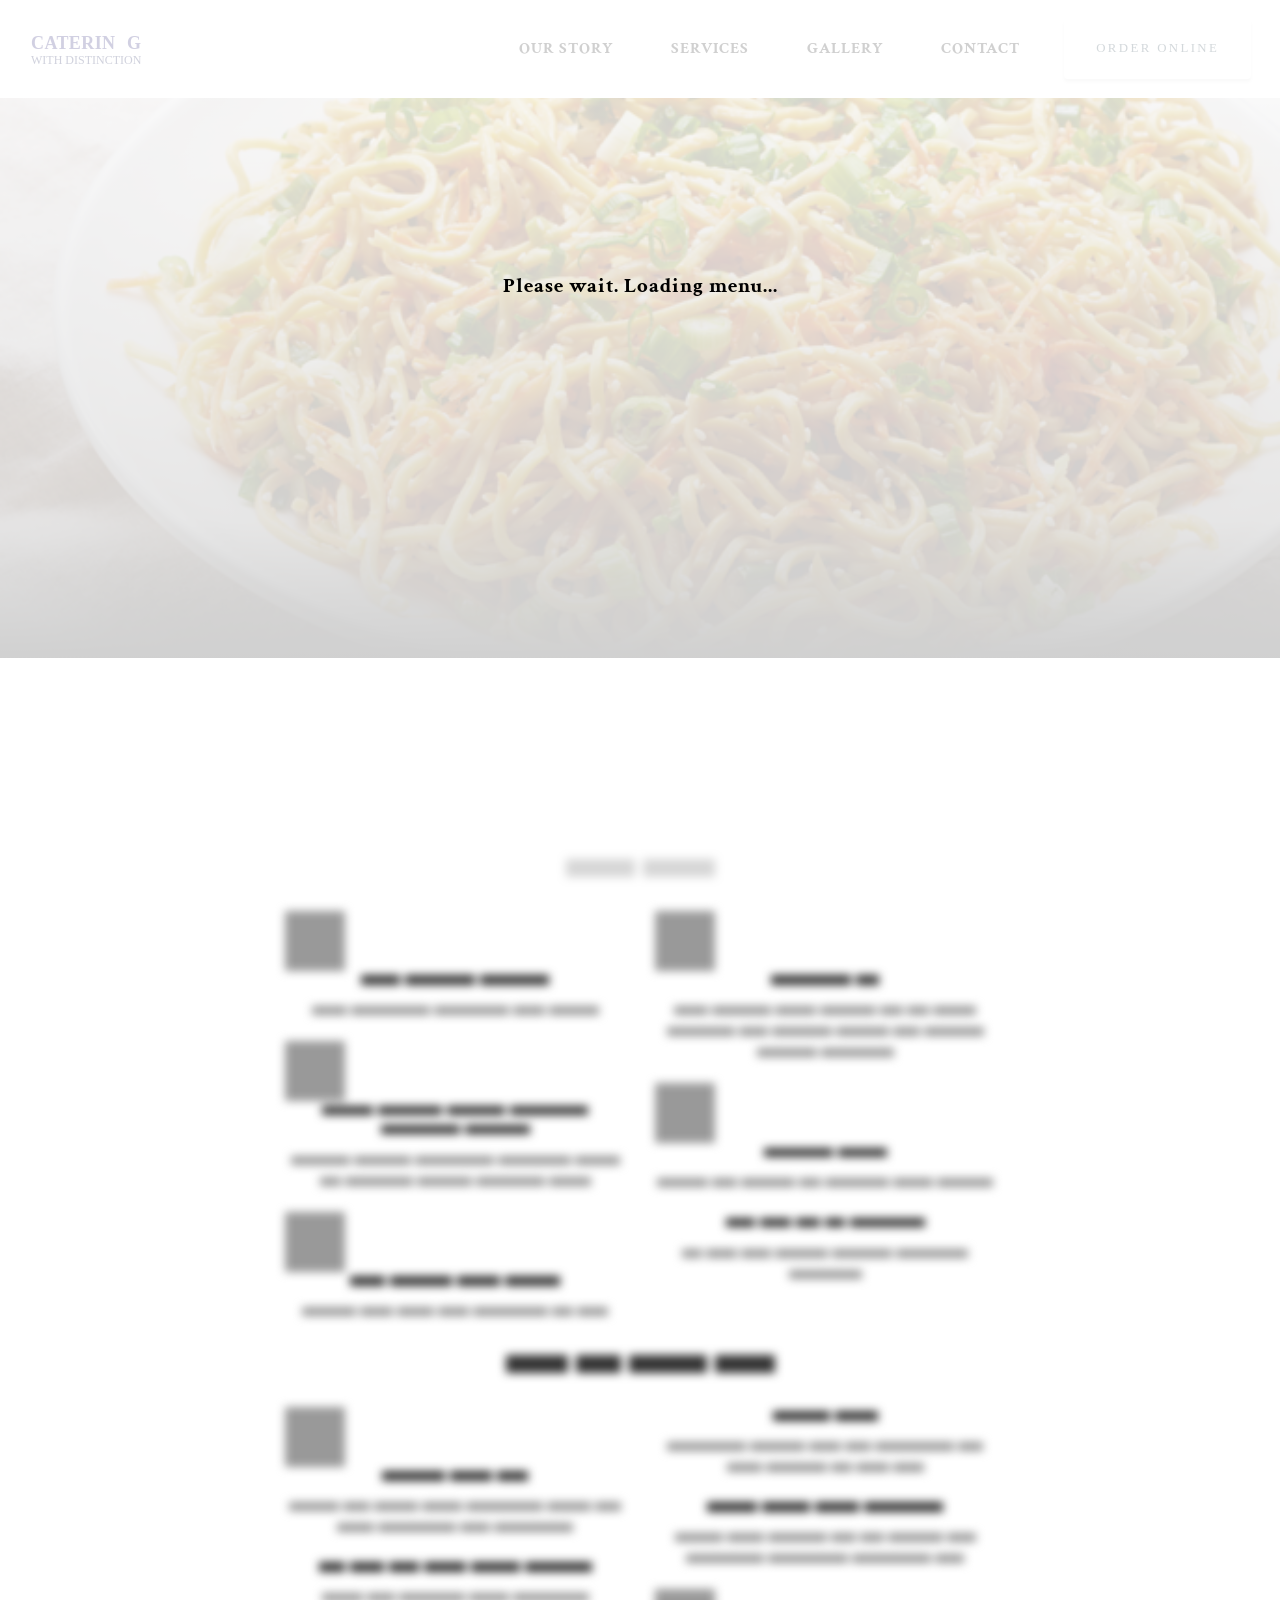
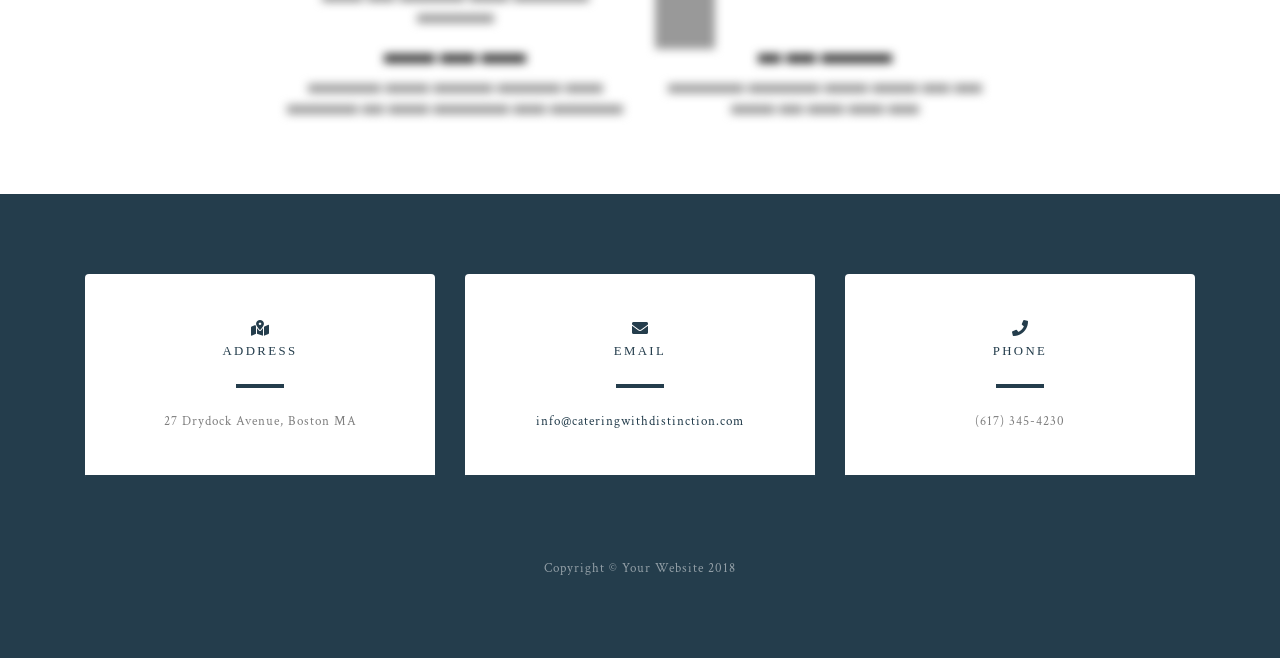
<file: order-online.html>
<!DOCTYPE html>
<html lang="en">

<head>

  <meta charset="utf-8">
  <meta name="viewport" content="width=device-width, initial-scale=1, shrink-to-fit=no">
  <meta name="description" content="">
  <meta name="author" content="">

  <title>Catering with Distinction</title>

  <!-- Bootstrap core CSS -->
  <link href="vendor/bootstrap/css/bootstrap.min.css" rel="stylesheet">

  <!-- Custom fonts for this template -->
  <link href="vendor/fontawesome-free/css/all.min.css" rel="stylesheet">
  <link href="https://fonts.googleapis.com/css?family=Crimson+Text:100,400,400i,600,600i,700,700i" rel="stylesheet">

  <!-- Custom styles for this template -->
  <link href="css/grayscale.css" rel="stylesheet">

  <style>
    .navbar{
      background-color: #fff !important;
    }
    .navbar .nav-link{
      color: #161616 !important;
    }
    #zuppler-menu{
      margin-top: 50px !important;
    }
    .z-menu-category-description{
      text-align: center;
    }
    .z-menu-category-description p{
      display: inline-block;
      text-align: center;
    }
    .item-title p{
      text-align: center;
    }
    .option-label > span{
      text-align: left !important;
    }
    .fixed-top {
      position: relative !important;
    }

    .masthead {
      position: relative;
      width: 100%;
      height: auto;
      min-height: 35rem;
      padding: 15rem 0;
      background: -webkit-gradient(linear, left top, left bottom, from(rgba(22, 22, 22, 0.1)), color-stop(75%, rgba(22, 22, 22, 0.5)), to(#161616)), url("../img/noodles.png");
      background: linear-gradient(to bottom, rgba(22, 22, 22, 0.1) 0%, rgba(22, 22, 22, 0.5) 75%, #161616 100%), url("../img/noodles.png");
      background-position: center;
      background-repeat: no-repeat;
      background-attachment: scroll;
      background-size: cover;
    }

  </style>

</head>

<body id="page-top">

  <!-- Navigation -->
  <nav class="navbar navbar-expand-lg navbar-light fixed-top" id="mainNav">
    <div class="container">
      <a class="navbar-brand js-scroll-trigger" href="index.html">
        <img class="img-fluid" src="img/site-logo.svg" alt="">
</a>
      <button class="navbar-toggler navbar-toggler-right" type="button" data-toggle="collapse" data-target="#navbarResponsive" aria-controls="navbarResponsive" aria-expanded="false" aria-label="Toggle navigation">
          Menu
          <i class="fas fa-bars"></i>
        </button>
      <div class="collapse navbar-collapse" id="navbarResponsive">
        <ul class="navbar-nav ml-auto">
          <li class="nav-item">
            <a class="nav-link js-scroll-trigger" href="index.html">OUR STORY</a>
          </li>
          <li class="nav-item">
            <a class="nav-link js-scroll-trigger" href="index.html">SERVICES</a>
          </li>
          <li class="nav-item">
            <a class="nav-link js-scroll-trigger" href="index.html">GALLERY</a>
          </li>
          <li class="nav-item">
            <a class="nav-link js-scroll-trigger" href="index.html">CONTACT</a>
          </li>

        </ul>
      </div>

    </div>
    <button type="button" class="btn btn-outline-info">ORDER ONLINE</button>
  </nav>

  <!-- Header -->
  <header class="masthead">
    <div class="container d-flex h-100 align-items-center">
    </div>
  </header>

  <!-- Zuppler Order Online Start -->
  <section id="order-online" class="order-section">
    <div class="container">

      <div class="row">
        <div class="col-md-12 col-lg-8 mx-auto text-center">
          <div id='zuppler-menu'
            data-channel-url='http://api.zuppler.com/v3/channels/cateringwithdistinction.json'
            data-integration='cateringwithdistinction'
            data-restaurant-id='6281'
            data-locale='en'
            data-item='simple'
            data-cart='simple'
            data-colors-background='#ffffff'
            data-colors-highContrast='#000000'
            data-colors-midContrast='#4f837f'
            data-colors-lowContrast='#999999'
            data-colors-brand='#243D4C'
            data-colors-heroBackground='#9e5375'
            data-colors-heroContrast='#FFFFFF'
            data-fonts-heading='Hiragino Kaku Gothic Pro'
            data-fonts-body='Crimson Text'
            data-fonts-deco='Crimson Text'>

          <!-- Static menu -->
          <div id='zloading'>Please wait. Loading menu...</div>
          <style>@import url('https://fonts.googleapis.com/icon?family=Material+Icons'); #zloading{position:fixed; top: 0; left:0; right: 0; bottom: 0; z-index: 999999; background:rgba(255, 255, 255, 0.8); color: #000000; font-size: 21px; font-weight: 700; text-align: center; padding-top: 200px; padding-top: 30vh;}</style>
          <div id='zuppler-static-menu'><div  style="filter: blur(5px);"><div class="rmq-54f15ebf"  style="background-size: cover; background-repeat: no-repeat; position: relative; z-index: 1;"><div class="rmq-16535255 zbox-title"  style="text-align: center; font-size: 30px; padding: 10px;"><div  style="width: 69px;"></div> <div  style="width: 72px;"></div></div><div  style="max-width: 960px; margin: 0px auto; column-width: 250px; column-gap: 10px;"><div class="rmq-e896753e"  style="display: block; width: 100%; position: relative; break-inside: avoid; overflow: hidden;"><div  style="display: block; padding: 10px; color: inherit; text-decoration: none;"><div  style="flex: 0 0 60px;"><div class="zbox-image"> </div></div><div  style="flex: 0 0 calc(100% - 70px);"><h3 class="zbox-title"  style="font-size: 16px; margin: 0px 0px 10px;"><div  style="width: 39px;"></div> <div  style="width: 70px;"></div> <div  style="width: 69px;"></div></h3><div class="zbox-desc"  style="font-size: 15px; line-height: 1.4em;"><div  style="width: 35px;"></div> <div  style="width: 79px;"></div> <div  style="width: 75px;"></div> <div  style="width: 32px;"></div> <div  style="width: 50px;"></div></div></div></div></div><div class="rmq-e896753e"  style="display: block; width: 100%; position: relative; break-inside: avoid; overflow: hidden;"><div  style="display: block; padding: 10px; color: inherit; text-decoration: none;"><div  style="flex: 0 0 60px;"><div class="zbox-image"> </div></div><div  style="flex: 0 0 calc(100% - 70px);"><h3 class="zbox-title"  style="font-size: 16px; margin: 0px 0px 10px;"><div  style="width: 51px;"></div> <div  style="width: 64px;"></div> <div  style="width: 58px;"></div> <div  style="width: 78px;"></div> <div  style="width: 79px;"></div> <div  style="width: 65px;"></div></h3><div class="zbox-desc"  style="font-size: 15px; line-height: 1.4em;"><div  style="width: 59px;"></div> <div  style="width: 57px;"></div> <div  style="width: 79px;"></div> <div  style="width: 73px;"></div> <div  style="width: 45px;"></div> <div  style="width: 21px;"></div> <div  style="width: 68px;"></div> <div  style="width: 55px;"></div> <div  style="width: 69px;"></div> <div  style="width: 42px;"></div></div></div></div></div><div class="rmq-e896753e"  style="display: block; width: 100%; position: relative; break-inside: avoid; overflow: hidden;"><div  style="display: block; padding: 10px; color: inherit; text-decoration: none;"><div  style="flex: 0 0 60px;"><div class="zbox-image"> </div></div><div  style="flex: 0 0 calc(100% - 70px);"><h3 class="zbox-title"  style="font-size: 16px; margin: 0px 0px 10px;"><div  style="width: 35px;"></div> <div  style="width: 62px;"></div> <div  style="width: 43px;"></div> <div  style="width: 55px;"></div></h3><div class="zbox-desc"  style="font-size: 15px; line-height: 1.4em;"><div  style="width: 54px;"></div> <div  style="width: 33px;"></div> <div  style="width: 37px;"></div> <div  style="width: 31px;"></div> <div  style="width: 75px;"></div> <div  style="width: 21px;"></div> <div  style="width: 31px;"></div></div></div></div></div><div class="rmq-e896753e"  style="display: block; width: 100%; position: relative; break-inside: avoid; overflow: hidden;"><div  style="display: block; padding: 10px; color: inherit; text-decoration: none;"><div  style="flex: 0 0 60px;"><div class="zbox-image"> </div></div><div  style="flex: 0 0 calc(100% - 70px);"><h3 class="zbox-title"  style="font-size: 16px; margin: 0px 0px 10px;"><div  style="width: 80px;"></div> <div  style="width: 23px;"></div></h3><div class="zbox-desc"  style="font-size: 15px; line-height: 1.4em;"><div  style="width: 34px;"></div> <div  style="width: 59px;"></div> <div  style="width: 41px;"></div> <div  style="width: 56px;"></div> <div  style="width: 23px;"></div> <div  style="width: 22px;"></div> <div  style="width: 43px;"></div> <div  style="width: 68px;"></div> <div  style="width: 29px;"></div> <div  style="width: 60px;"></div> <div  style="width: 53px;"></div> <div  style="width: 27px;"></div> <div  style="width: 60px;"></div> <div  style="width: 60px;"></div> <div  style="width: 73px;"></div></div></div></div></div><div class="rmq-e896753e"  style="display: block; width: 100%; position: relative; break-inside: avoid; overflow: hidden;"><div  style="display: block; padding: 10px; color: inherit; text-decoration: none;"><div  style="flex: 0 0 60px;"><div class="zbox-image"> </div></div><div  style="flex: 0 0 calc(100% - 70px);"><h3 class="zbox-title"  style="font-size: 16px; margin: 0px 0px 10px;"><div  style="width: 69px;"></div> <div  style="width: 49px;"></div></h3><div class="zbox-desc"  style="font-size: 15px; line-height: 1.4em;"><div  style="width: 51px;"></div> <div  style="width: 25px;"></div> <div  style="width: 54px;"></div> <div  style="width: 22px;"></div> <div  style="width: 64px;"></div> <div  style="width: 40px;"></div> <div  style="width: 56px;"></div></div></div></div></div><div class="rmq-e896753e"  style="display: block; width: 100%; position: relative; break-inside: avoid; overflow: hidden;"><div  style="display: block; padding: 10px; color: inherit; text-decoration: none;"><div  style="flex: 1 1 0%;"><h3 class="zbox-title"  style="font-size: 16px; margin: 0px 0px 10px;"><div  style="width: 29px;"></div> <div  style="width: 31px;"></div> <div  style="width: 24px;"></div> <div  style="width: 20px;"></div> <div  style="width: 75px;"></div></h3><div class="zbox-desc"  style="font-size: 15px; line-height: 1.4em;"><div  style="width: 20px;"></div> <div  style="width: 31px;"></div> <div  style="width: 30px;"></div> <div  style="width: 53px;"></div> <div  style="width: 60px;"></div> <div  style="width: 72px;"></div> <div  style="width: 73px;"></div></div></div></div></div></div></div><div class="rmq-54f15ebf"  style="background-size: cover; background-repeat: no-repeat; position: relative; z-index: 1;"><div class="rmq-16535255 zbox-title"  style="text-align: center; font-size: 30px; padding: 10px;"><div  style="width: 62px;"></div> <div  style="width: 45px;"></div> <div  style="width: 78px;"></div> <div  style="width: 60px;"></div></div><div  style="max-width: 960px; margin: 0px auto; column-width: 250px; column-gap: 10px;"><div class="rmq-e896753e"  style="display: block; width: 100%; position: relative; break-inside: avoid; overflow: hidden;"><div  style="display: block; padding: 10px; color: inherit; text-decoration: none;"><div  style="flex: 0 0 60px;"><div class="zbox-image"> </div></div><div  style="flex: 0 0 calc(100% - 70px);"><h3 class="zbox-title"  style="font-size: 16px; margin: 0px 0px 10px;"><div  style="width: 63px;"></div> <div  style="width: 42px;"></div> <div  style="width: 31px;"></div></h3><div class="zbox-desc"  style="font-size: 15px; line-height: 1.4em;"><div  style="width: 50px;"></div> <div  style="width: 27px;"></div> <div  style="width: 44px;"></div> <div  style="width: 40px;"></div> <div  style="width: 77px;"></div> <div  style="width: 44px;"></div> <div  style="width: 26px;"></div> <div  style="width: 37px;"></div> <div  style="width: 78px;"></div> <div  style="width: 30px;"></div> <div  style="width: 79px;"></div></div></div></div></div><div class="rmq-e896753e"  style="display: block; width: 100%; position: relative; break-inside: avoid; overflow: hidden;"><div  style="display: block; padding: 10px; color: inherit; text-decoration: none;"><div  style="flex: 1 1 0%;"><h3 class="zbox-title"  style="font-size: 16px; margin: 0px 0px 10px;"><div  style="width: 26px;"></div> <div  style="width: 34px;"></div> <div  style="width: 30px;"></div> <div  style="width: 42px;"></div> <div  style="width: 49px;"></div> <div  style="width: 67px;"></div></h3><div class="zbox-desc"  style="font-size: 15px; line-height: 1.4em;"><div  style="width: 41px;"></div> <div  style="width: 28px;"></div> <div  style="width: 66px;"></div> <div  style="width: 40px;"></div> <div  style="width: 76px;"></div> <div  style="width: 77px;"></div></div></div></div></div><div class="rmq-e896753e"  style="display: block; width: 100%; position: relative; break-inside: avoid; overflow: hidden;"><div  style="display: block; padding: 10px; color: inherit; text-decoration: none;"><div  style="flex: 1 1 0%;"><h3 class="zbox-title"  style="font-size: 16px; margin: 0px 0px 10px;"><div  style="width: 51px;"></div> <div  style="width: 36px;"></div> <div  style="width: 45px;"></div></h3><div class="zbox-desc"  style="font-size: 15px; line-height: 1.4em;"><div  style="width: 73px;"></div> <div  style="width: 44px;"></div> <div  style="width: 60px;"></div> <div  style="width: 64px;"></div> <div  style="width: 38px;"></div> <div  style="width: 71px;"></div> <div  style="width: 22px;"></div> <div  style="width: 41px;"></div> <div  style="width: 76px;"></div> <div  style="width: 33px;"></div> <div  style="width: 73px;"></div></div></div></div></div><div class="rmq-e896753e"  style="display: block; width: 100%; position: relative; break-inside: avoid; overflow: hidden;"><div  style="display: block; padding: 10px; color: inherit; text-decoration: none;"><div  style="flex: 1 1 0%;"><h3 class="zbox-title"  style="font-size: 16px; margin: 0px 0px 10px;"><div  style="width: 57px;"></div> <div  style="width: 43px;"></div></h3><div class="zbox-desc"  style="font-size: 15px; line-height: 1.4em;"><div  style="width: 79px;"></div> <div  style="width: 55px;"></div> <div  style="width: 32px;"></div> <div  style="width: 26px;"></div> <div  style="width: 79px;"></div> <div  style="width: 25px;"></div> <div  style="width: 35px;"></div> <div  style="width: 61px;"></div> <div  style="width: 21px;"></div> <div  style="width: 33px;"></div> <div  style="width: 31px;"></div></div></div></div></div><div class="rmq-e896753e"  style="display: block; width: 100%; position: relative; break-inside: avoid; overflow: hidden;"><div  style="display: block; padding: 10px; color: inherit; text-decoration: none;"><div  style="flex: 1 1 0%;"><h3 class="zbox-title"  style="font-size: 16px; margin: 0px 0px 10px;"><div  style="width: 50px;"></div> <div  style="width: 48px;"></div> <div  style="width: 44px;"></div> <div  style="width: 79px;"></div></h3><div class="zbox-desc"  style="font-size: 15px; line-height: 1.4em;"><div  style="width: 48px;"></div> <div  style="width: 37px;"></div> <div  style="width: 59px;"></div> <div  style="width: 25px;"></div> <div  style="width: 24px;"></div> <div  style="width: 55px;"></div> <div  style="width: 29px;"></div> <div  style="width: 78px;"></div> <div  style="width: 80px;"></div> <div  style="width: 79px;"></div> <div  style="width: 29px;"></div></div></div></div></div><div class="rmq-e896753e"  style="display: block; width: 100%; position: relative; break-inside: avoid; overflow: hidden;"><div  style="display: block; padding: 10px; color: inherit; text-decoration: none;"><div  style="flex: 0 0 60px;"><div class="zbox-image"> </div></div><div  style="flex: 0 0 calc(100% - 70px);"><h3 class="zbox-title"  style="font-size: 16px; margin: 0px 0px 10px;"><div  style="width: 23px;"></div> <div  style="width: 30px;"></div> <div  style="width: 71px;"></div></h3><div class="zbox-desc"  style="font-size: 15px; line-height: 1.4em;"><div  style="width: 76px;"></div> <div  style="width: 72px;"></div> <div  style="width: 44px;"></div> <div  style="width: 46px;"></div> <div  style="width: 28px;"></div> <div  style="width: 28px;"></div> <div  style="width: 44px;"></div> <div  style="width: 24px;"></div> <div  style="width: 37px;"></div> <div  style="width: 36px;"></div> <div  style="width: 31px;"></div></div></div></div></div></div></div></div><style>html.with-modal, .with-modal body{}body{background: #ffffff;}body.preventScroll{position: fixed;overflow: hidden;}#zuppler-menu{color: #000000;font-size: 18px;position: relative;}#zuppler-menu *{box-sizing: border-box;}#zuppler-menu .clearfix:after{content: " ";display: table;clear: both;}a.simpleLink{color: #333333;}a.simpleLink:hover{color: #000000;}::-webkit-input-placeholder{color: rgba(0, 0, 0, 0.6);}::-moz-placeholder{color: rgba(0, 0, 0, 0.6);}:-ms-input-placeholder{color: rgba(0, 0, 0, 0.6);}:-moz-placeholder{color: rgba(0, 0, 0, 0.6);}.hasBorder{border-color: rgba(0, 0, 0, 0.15);border-style: solid;}.pac-container{z-index: 10010;}#zuppler-menu .textile p{margin: 0;font-size: inherit;}.z-menu-item-description p{margin: 5px 0 0;}.z-menu-item-description table{width: 100%;}.z-menu-item-description table th{border-bottom: 1px solid rgba(0, 0, 0, 0.15);}.zbox-title div{display: inline-block;height: .6em;background: #333333;}.zbox-desc div{display: inline-block;height: .6em;background: #999999;}.zbox-image{width: 60px;height: 60px;background: #999999;}#zuppler-static-menu{padding-top: 64px}</style></div>
          <!-- /Static menu -->

          </div>
          <script src='//web4.zuppler.com/common.js'></script>
          <script src='//web4.zuppler.com/order.js'></script>
        </div>
      </div>
    </div>
  </section>
  <!-- Zuppler Order Online End -->




  <!-- Contact Section -->
  <section class="contact-section bg-black">
    <div class="container">
      <div class="row">
        <div class="col-md-4 mb-3 mb-md-0">
          <div class="card py-4 h-100">
            <div class="card-body text-center">
              <i class="fas fa-map-marked-alt text-primary mb-2"></i>
              <h4 class="text-uppercase m-0">Address</h4>
              <hr class="my-4">
              <div class="small text-black-50">27 Drydock Avenue, Boston MA</div>
            </div>
          </div>
        </div>

        <div class="col-md-4 mb-3 mb-md-0">
          <div class="card py-4 h-100">
            <div class="card-body text-center">
              <i class="fas fa-envelope text-primary mb-2"></i>
              <h4 class="text-uppercase m-0">Email</h4>
              <hr class="my-4">
              <div class="small text-black-50">
                <a href="#">info@cateringwithdistinction.com</a>
              </div>
            </div>
          </div>
        </div>

        <div class="col-md-4 mb-3 mb-md-0">
          <div class="card py-4 h-100">
            <div class="card-body text-center">
              <i class="fas fa-phone -alt text-primary mb-2"></i>
              <h4 class="text-uppercase m-0">Phone</h4>
              <hr class="my-4">
              <div class="small text-black-50">(617) 345-4230</div>
            </div>
          </div>
        </div>
      </div>
    </div>
  </section>

  <!-- Footer -->
  <footer class="bg-black small text-center text-white-50">
    <div class="container">
      Copyright &copy; Your Website 2018
    </div>
  </footer>

  <!-- Bootstrap core JavaScript -->
  <script src="vendor/jquery/jquery.min.js"></script>
  <script src="vendor/bootstrap/js/bootstrap.bundle.min.js"></script>

  <!-- Plugin JavaScript -->
  <script src="vendor/jquery-easing/jquery.easing.min.js"></script>

  <!-- Custom scripts for this template -->
  <script src="js/grayscale.js"></script>


</body>

</html>
</file>
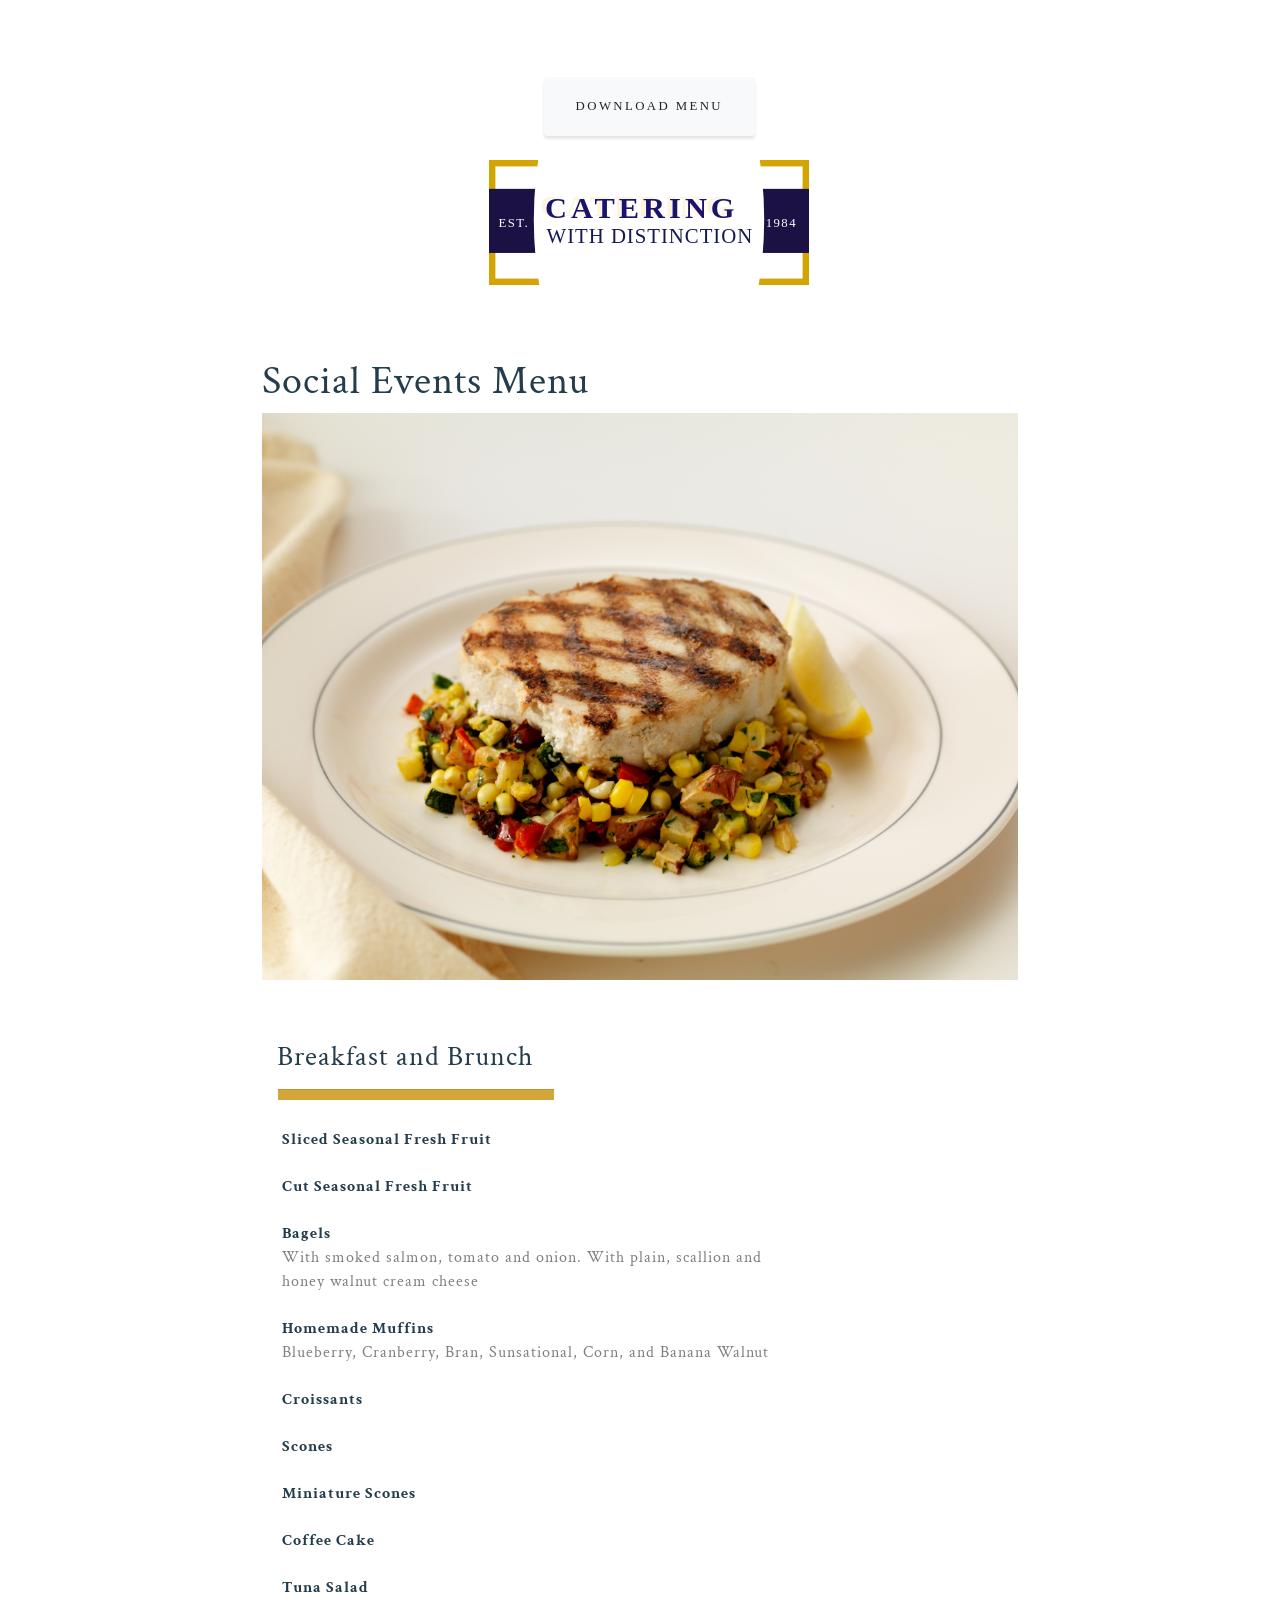
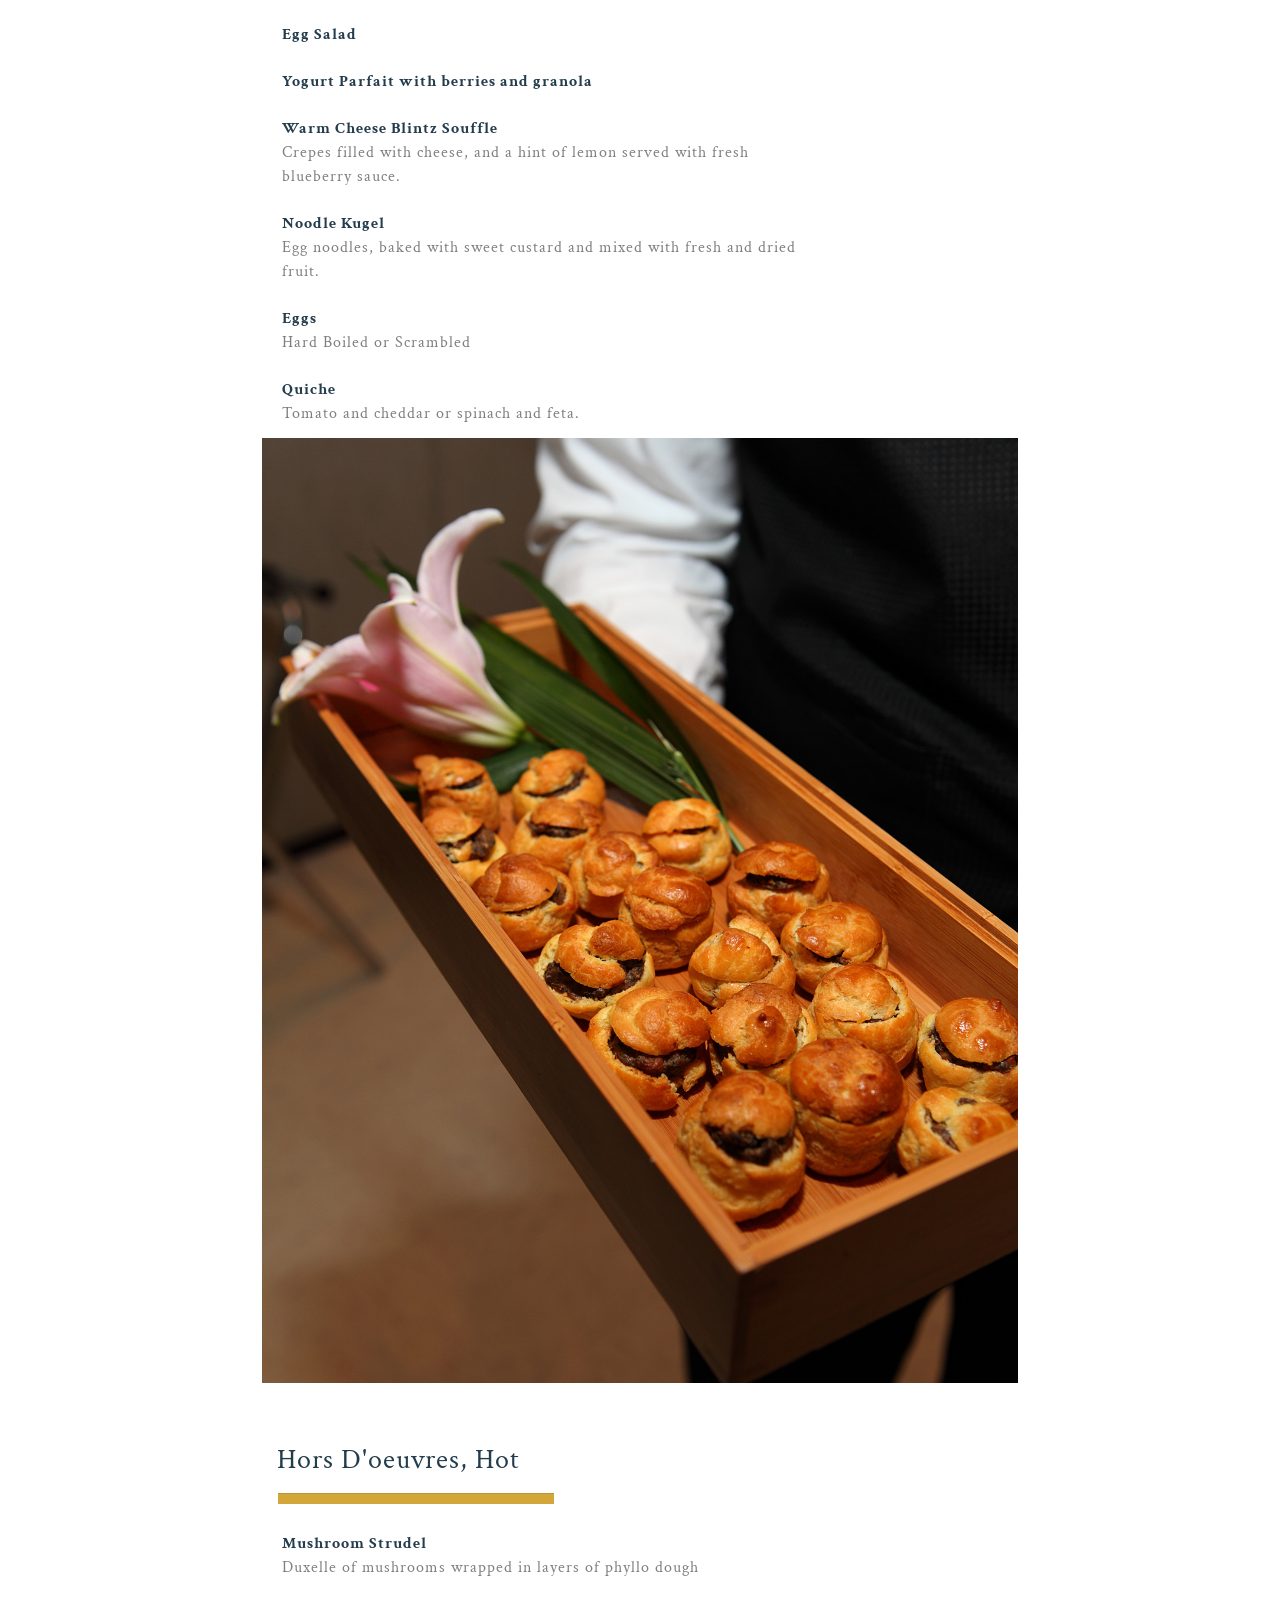
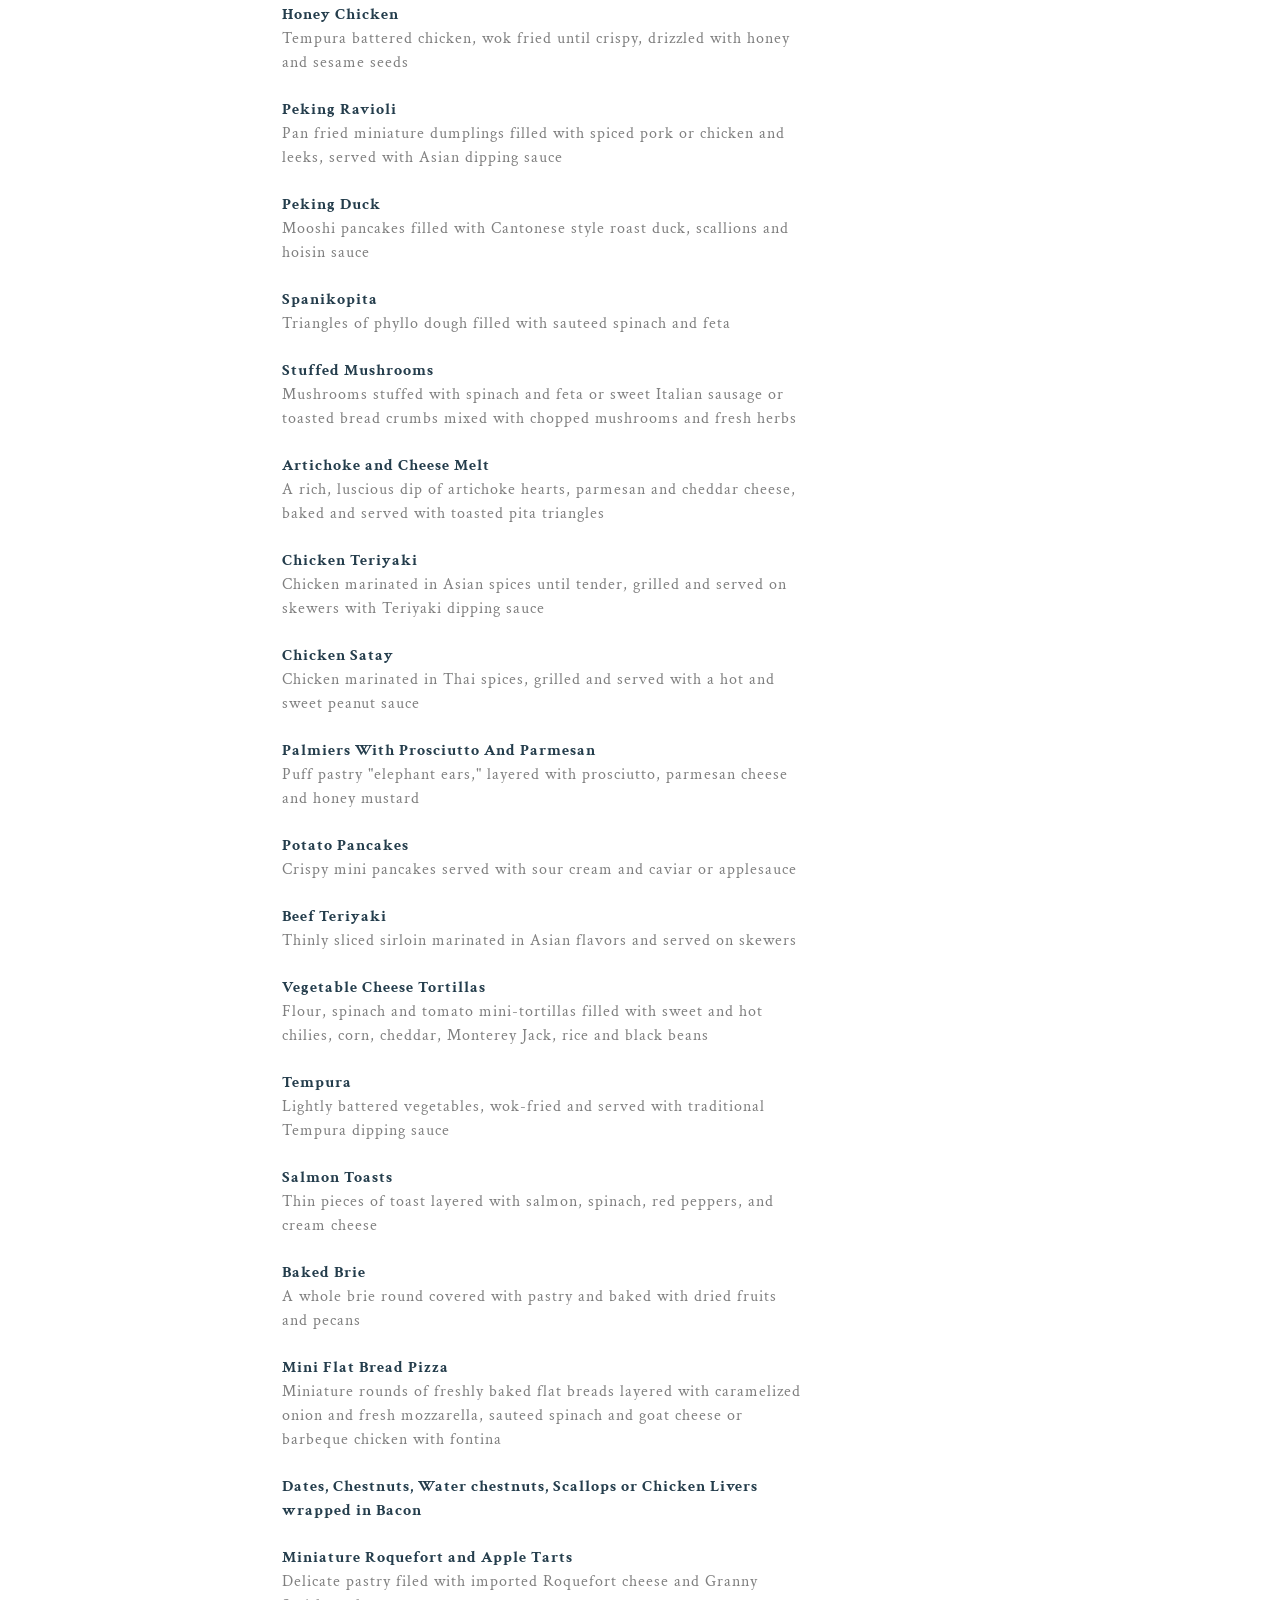
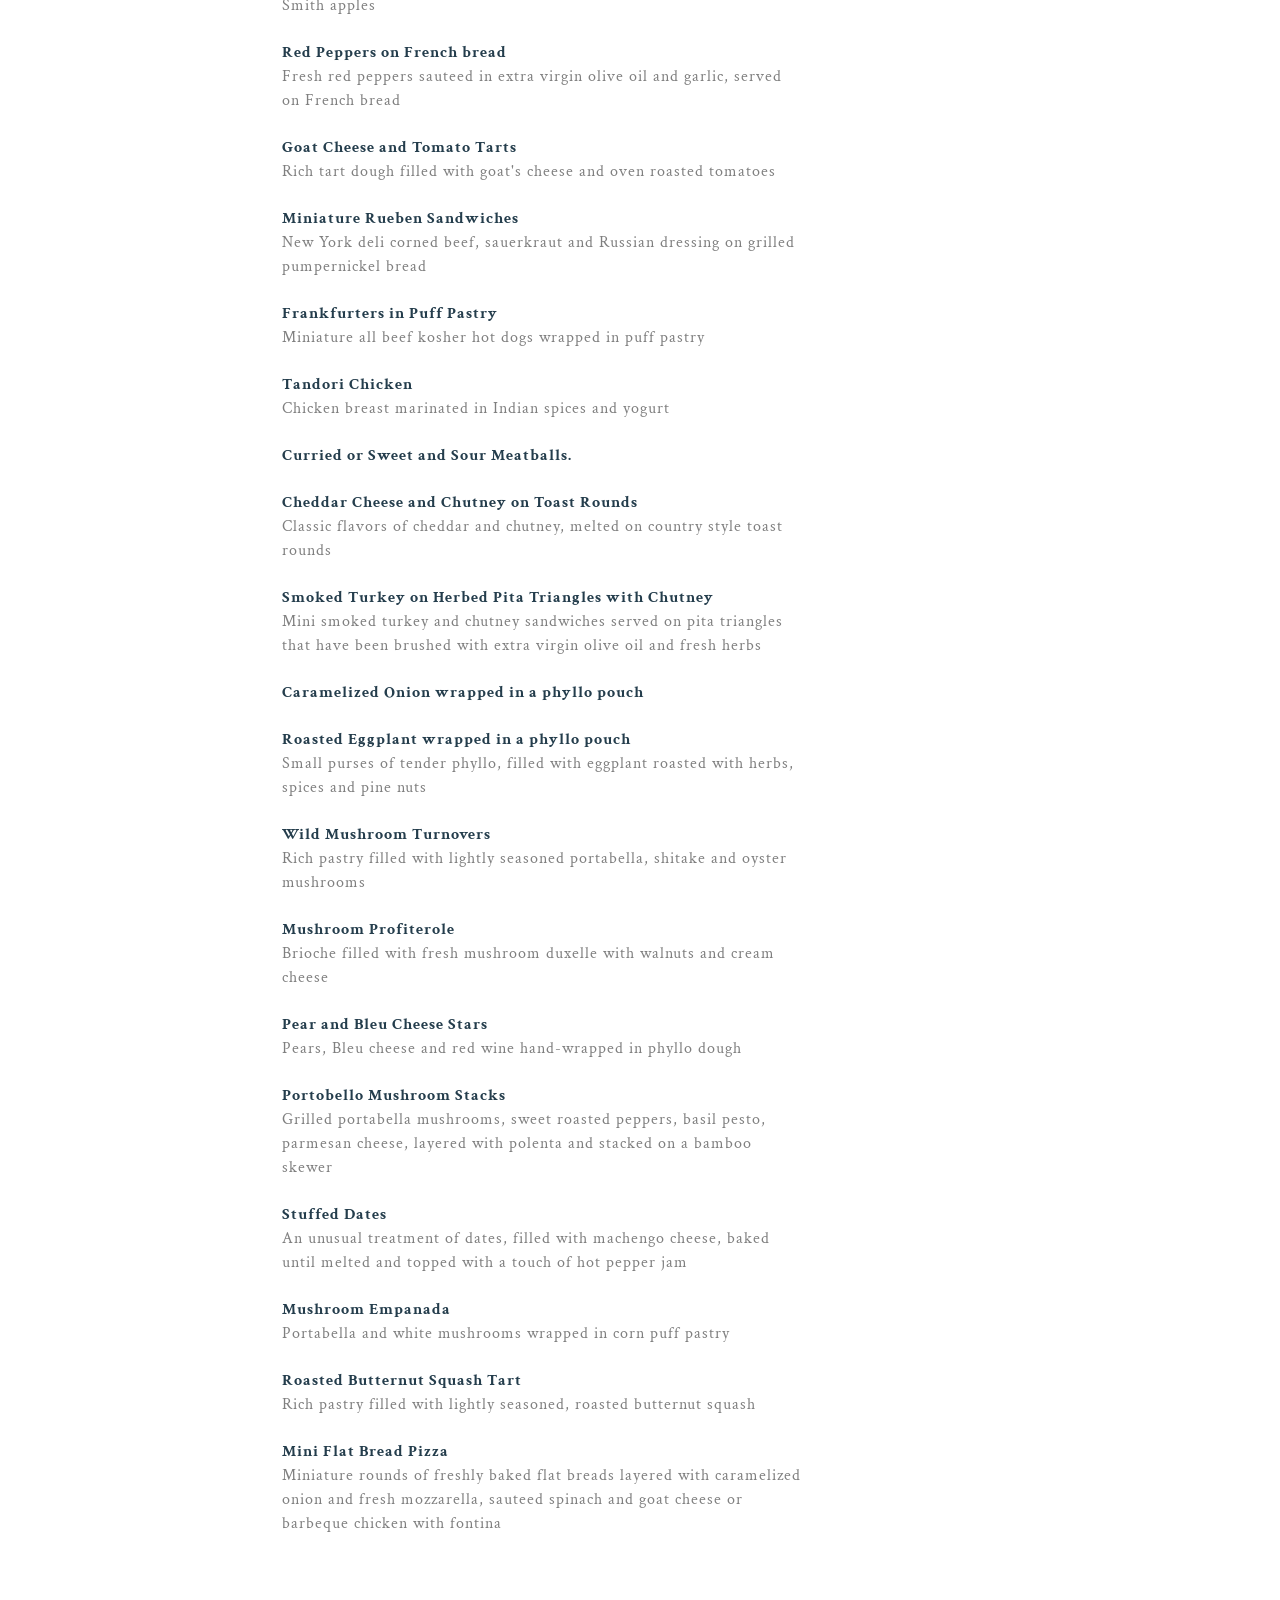
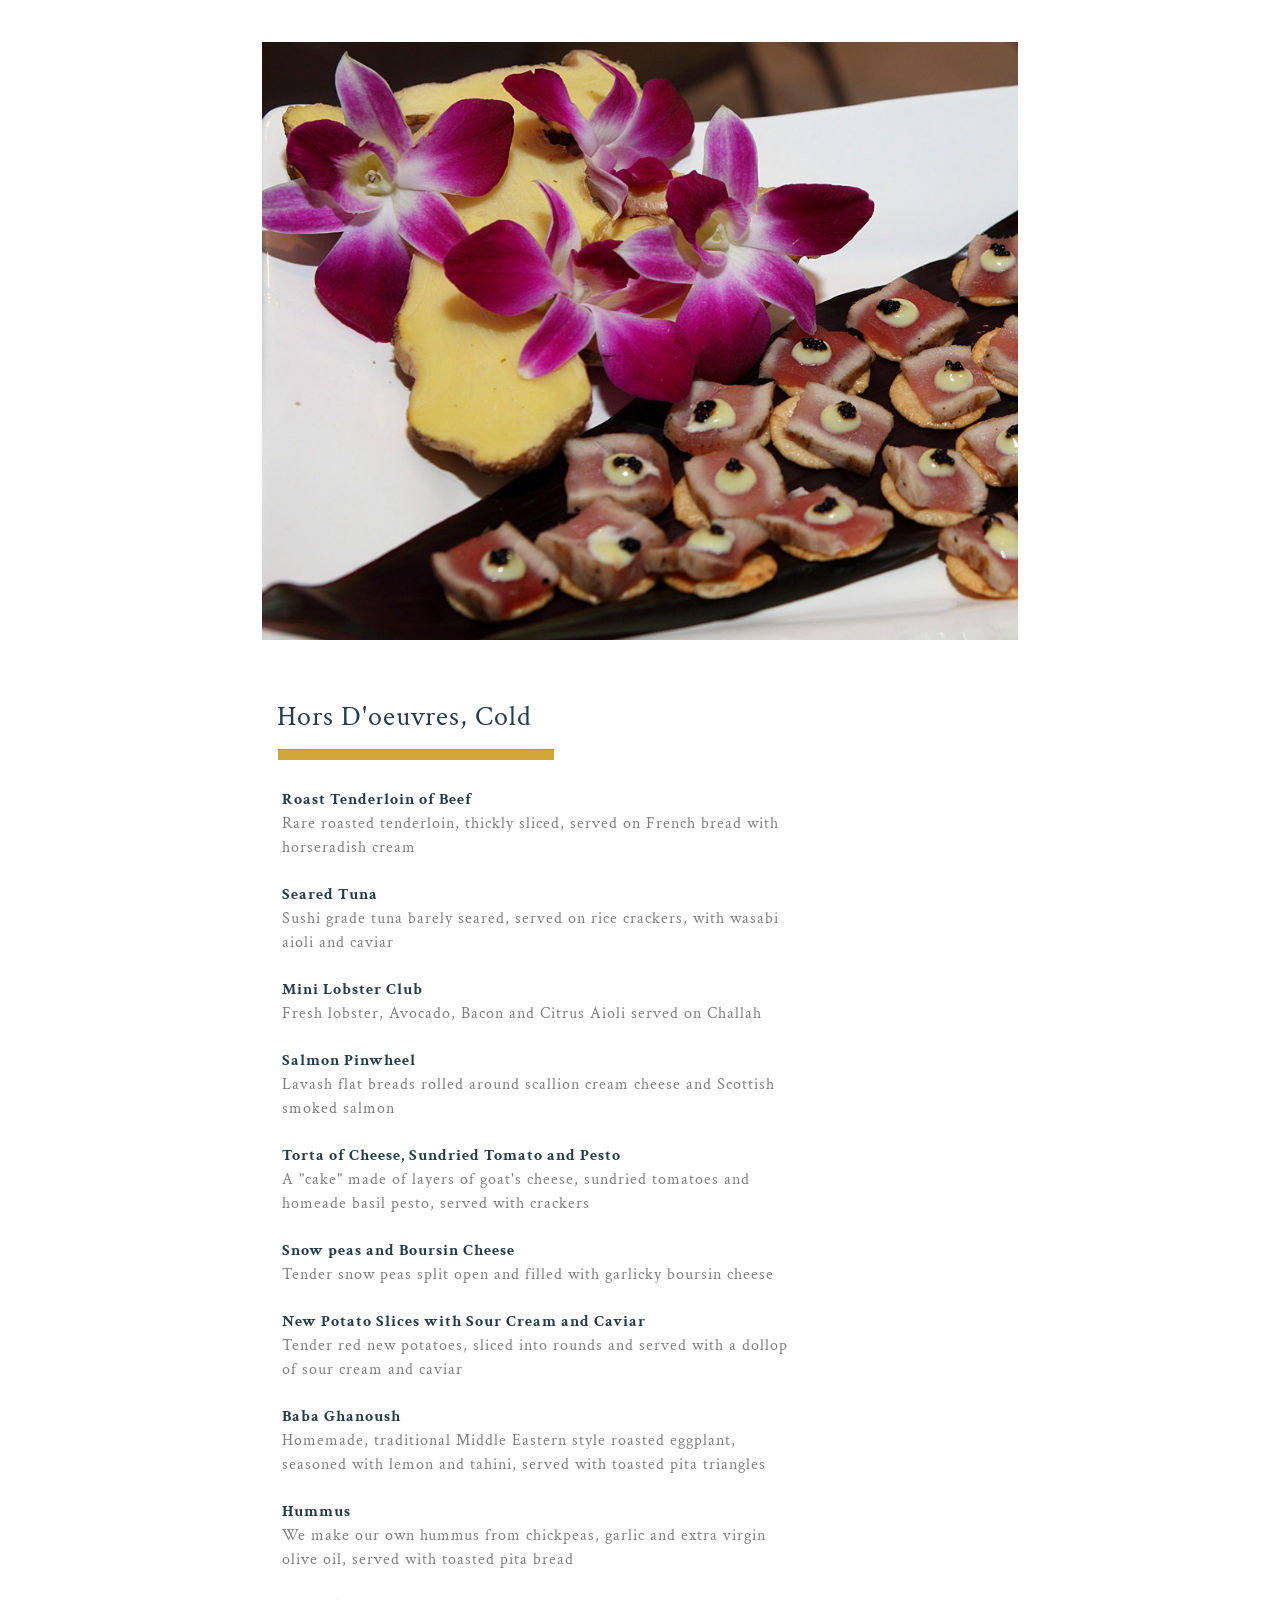
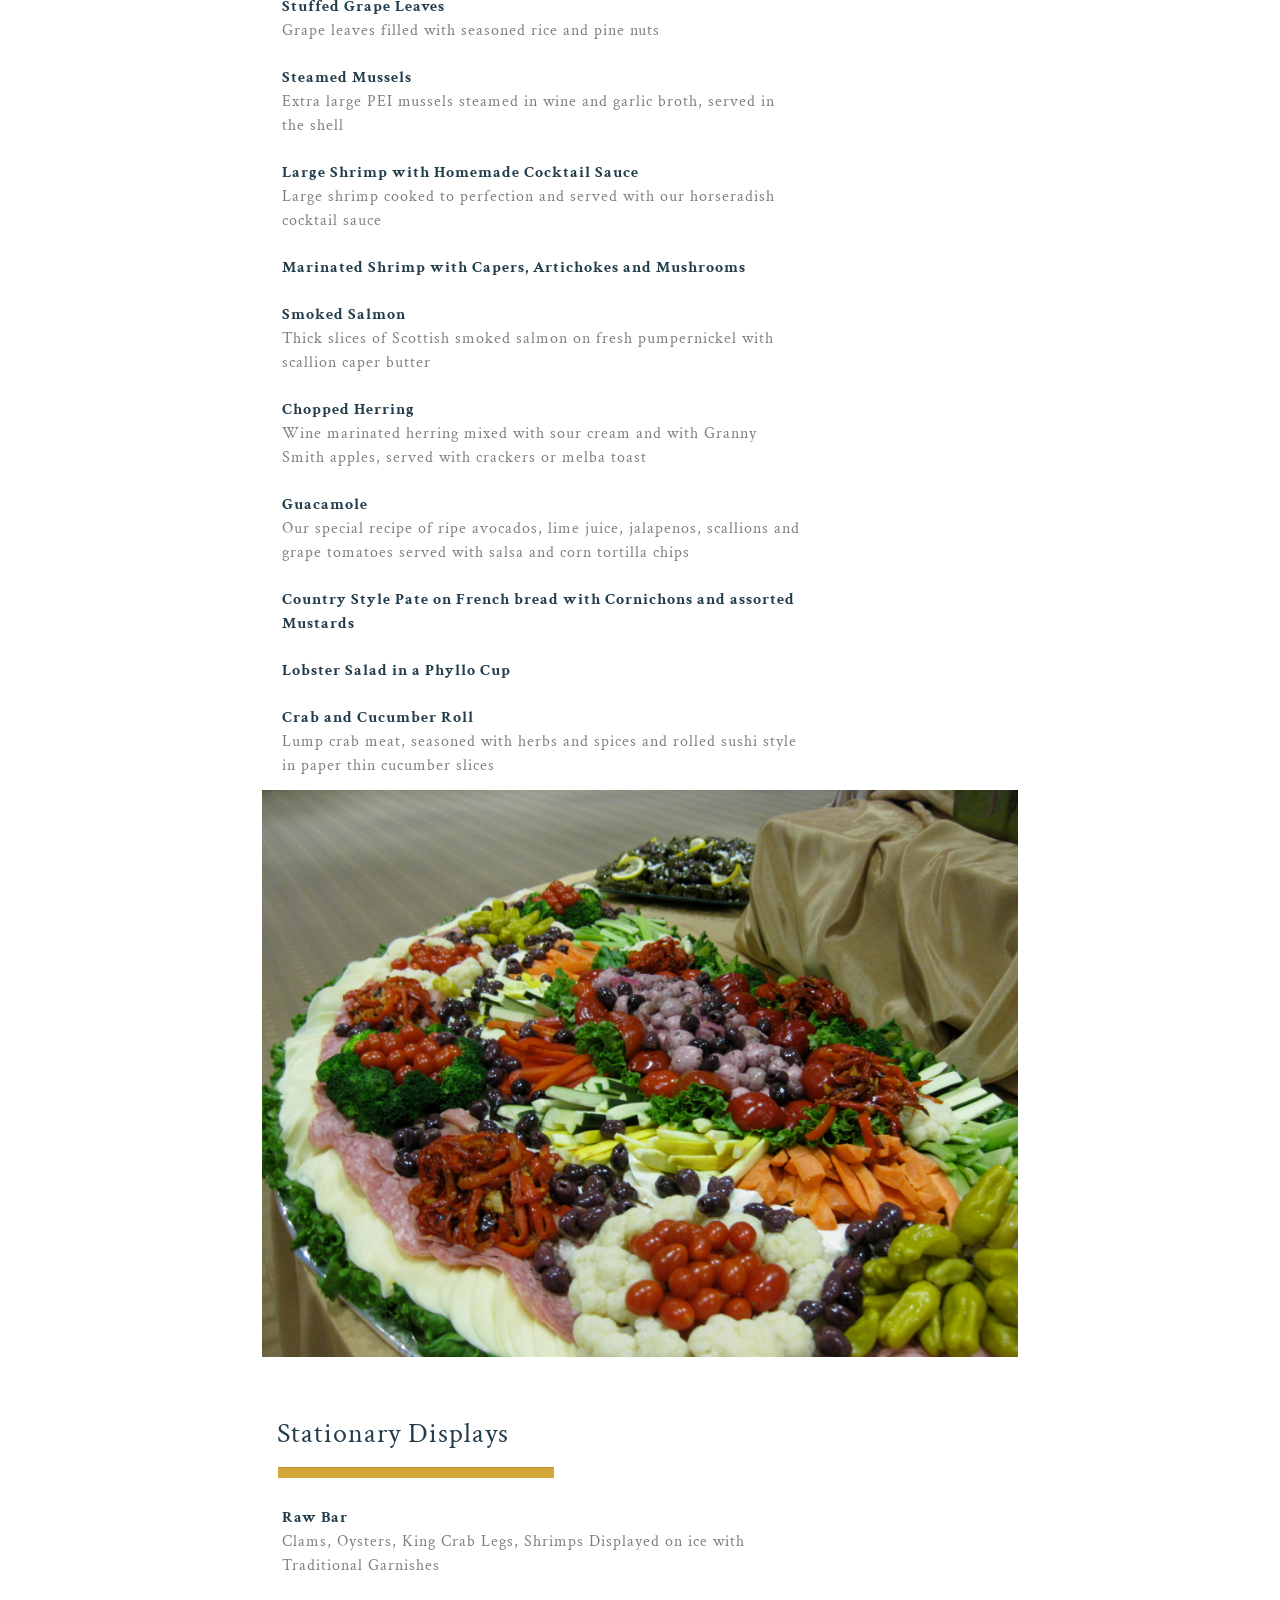
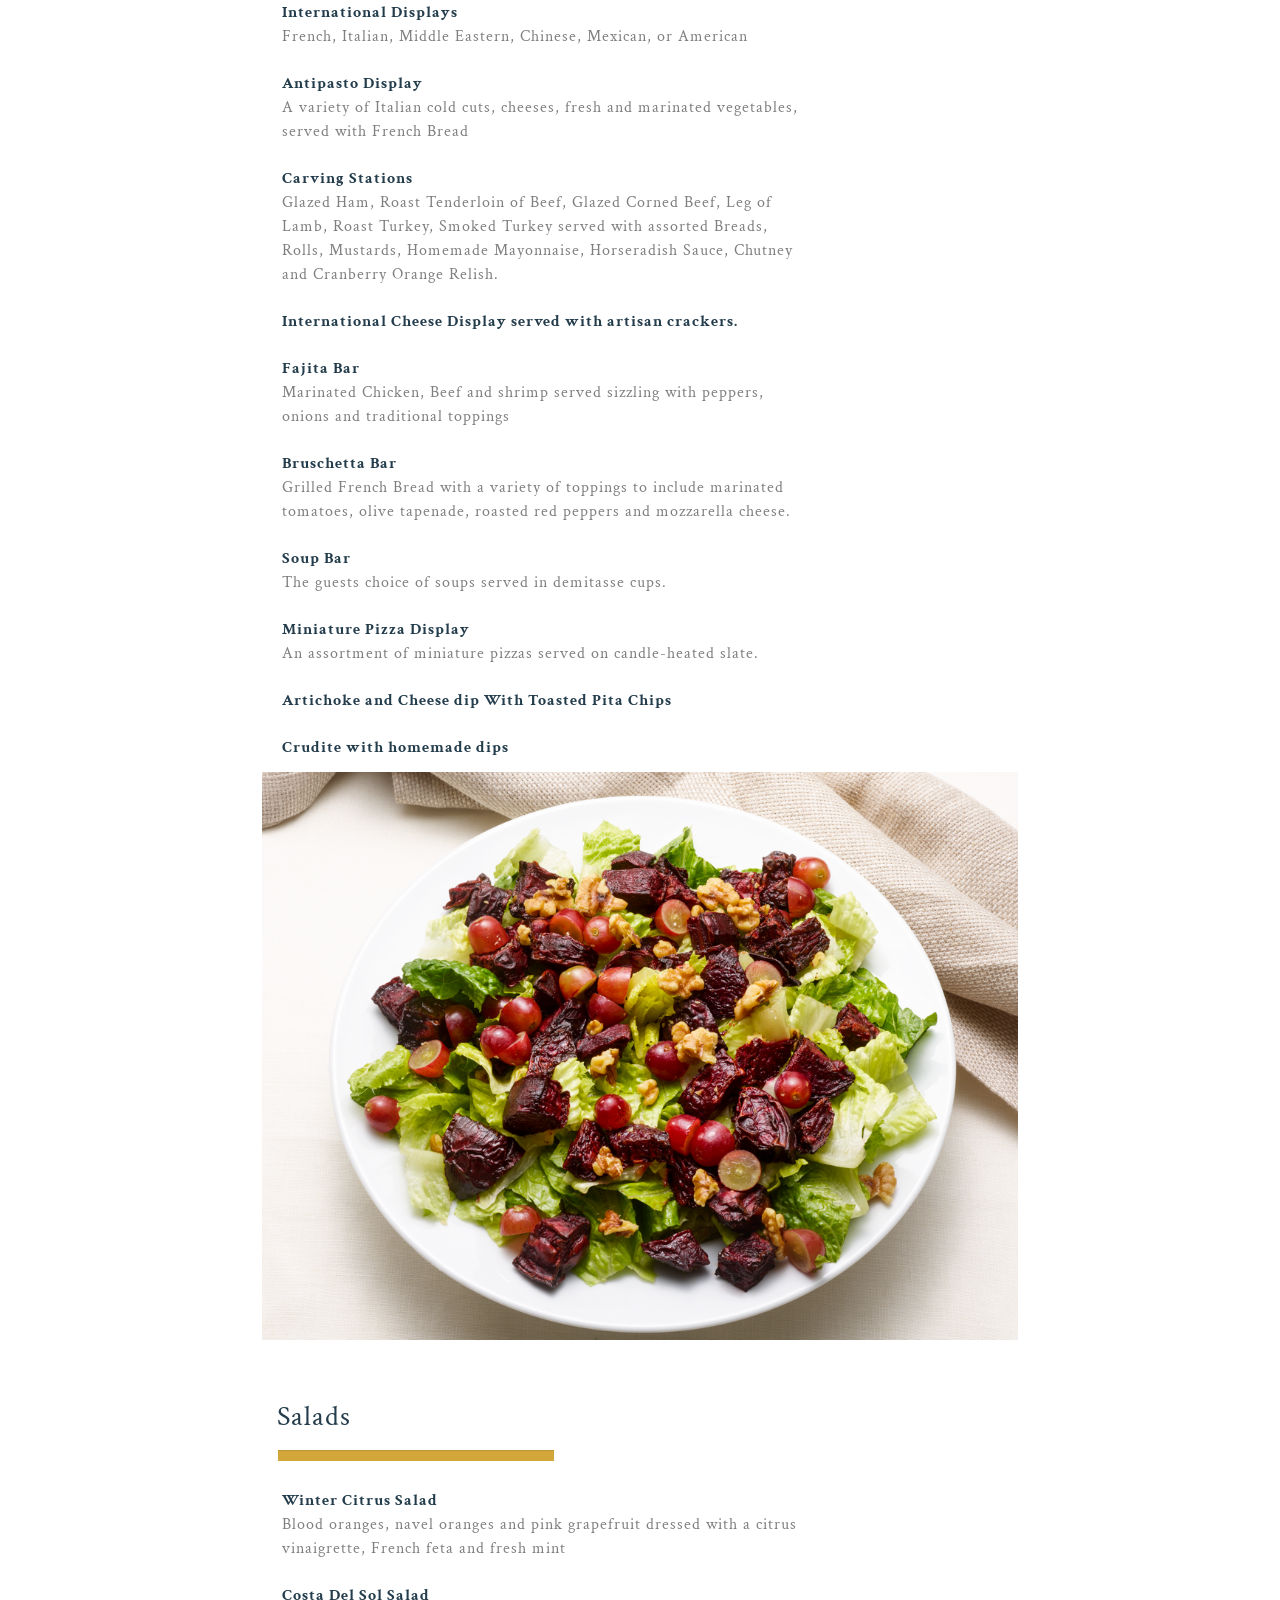
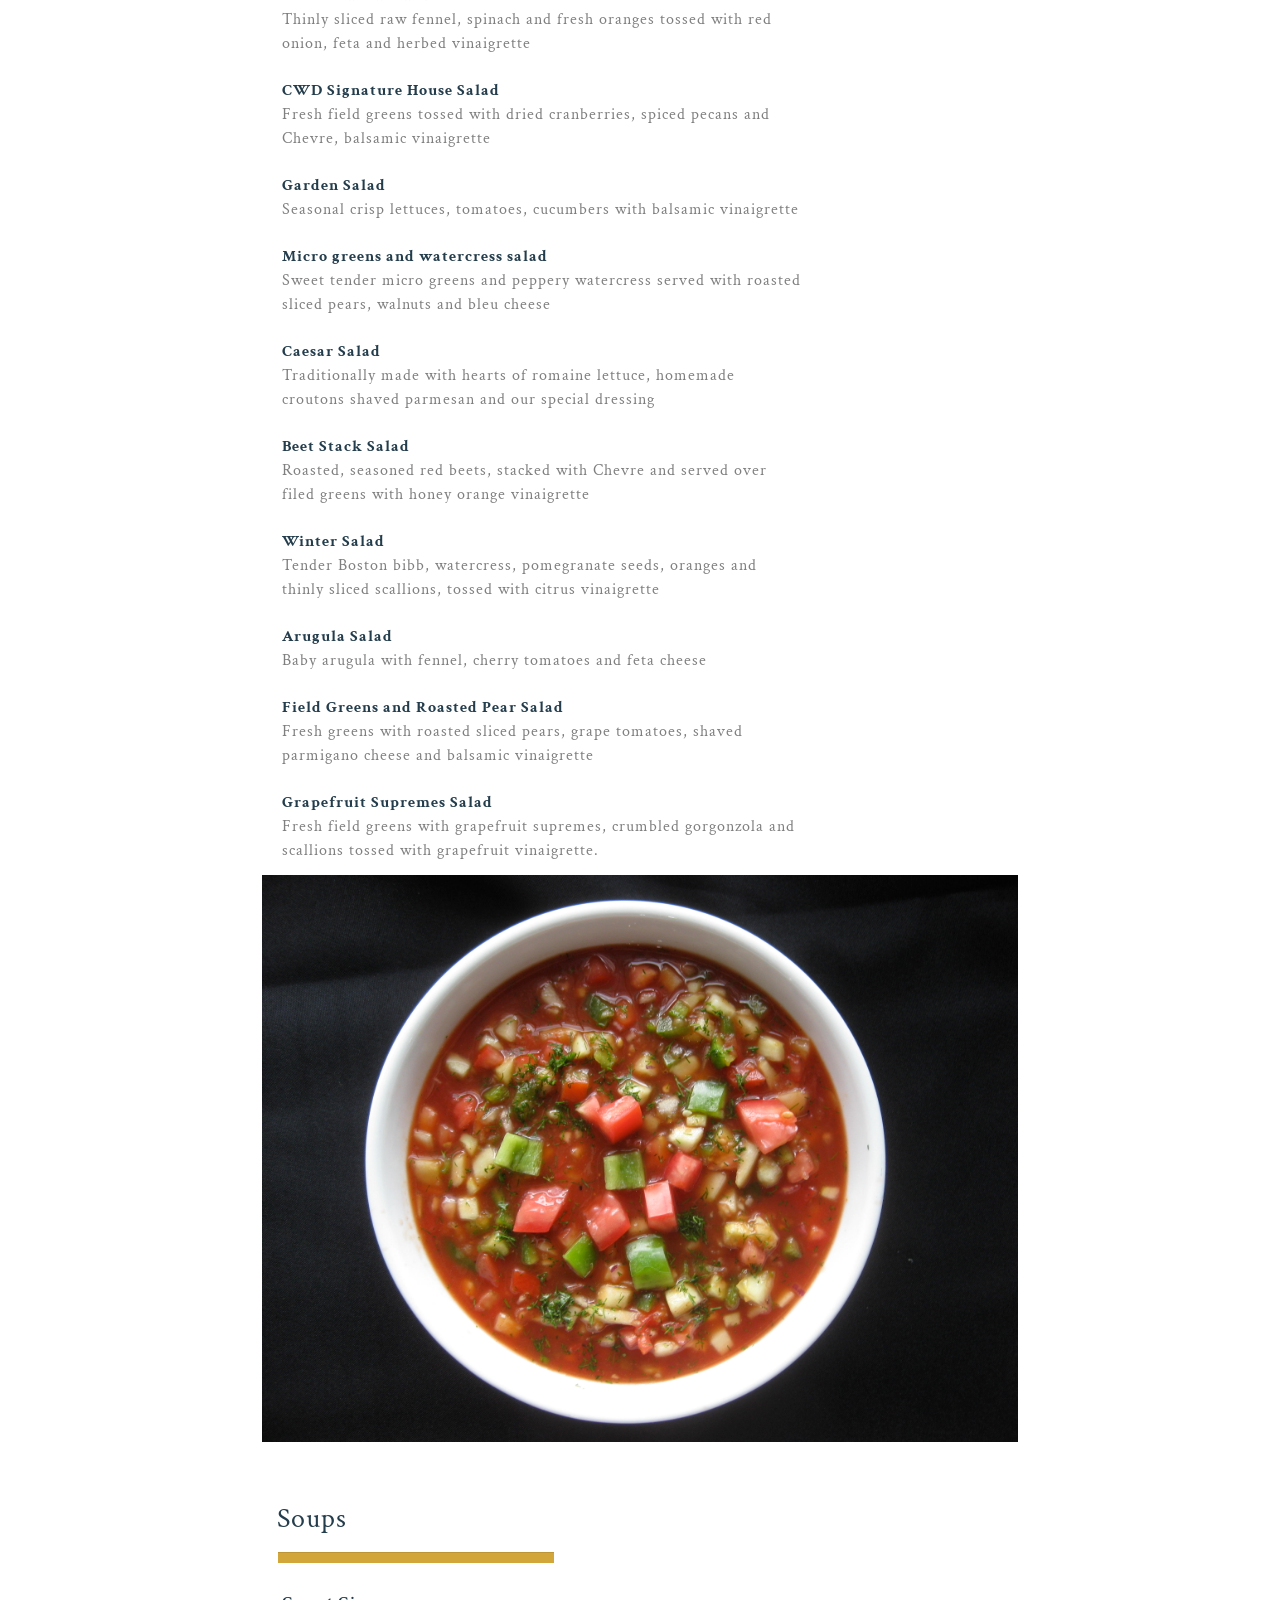
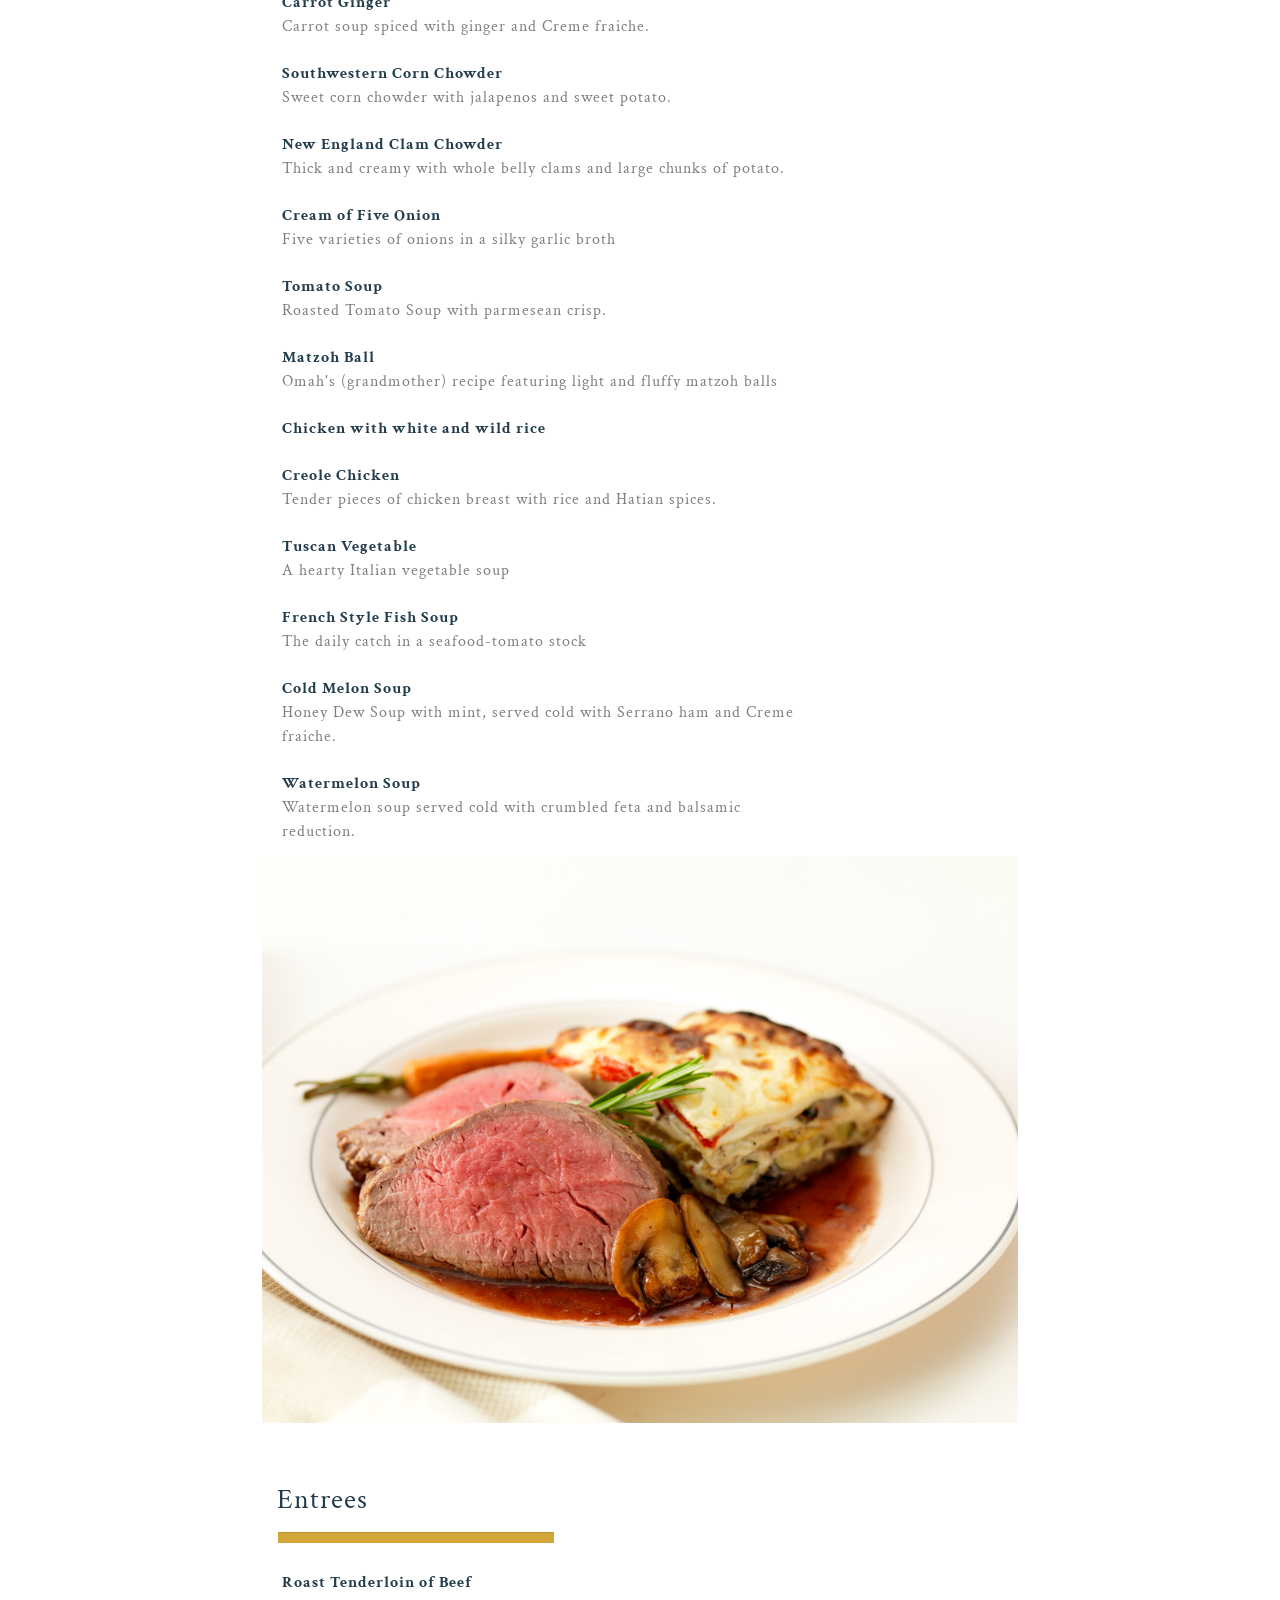
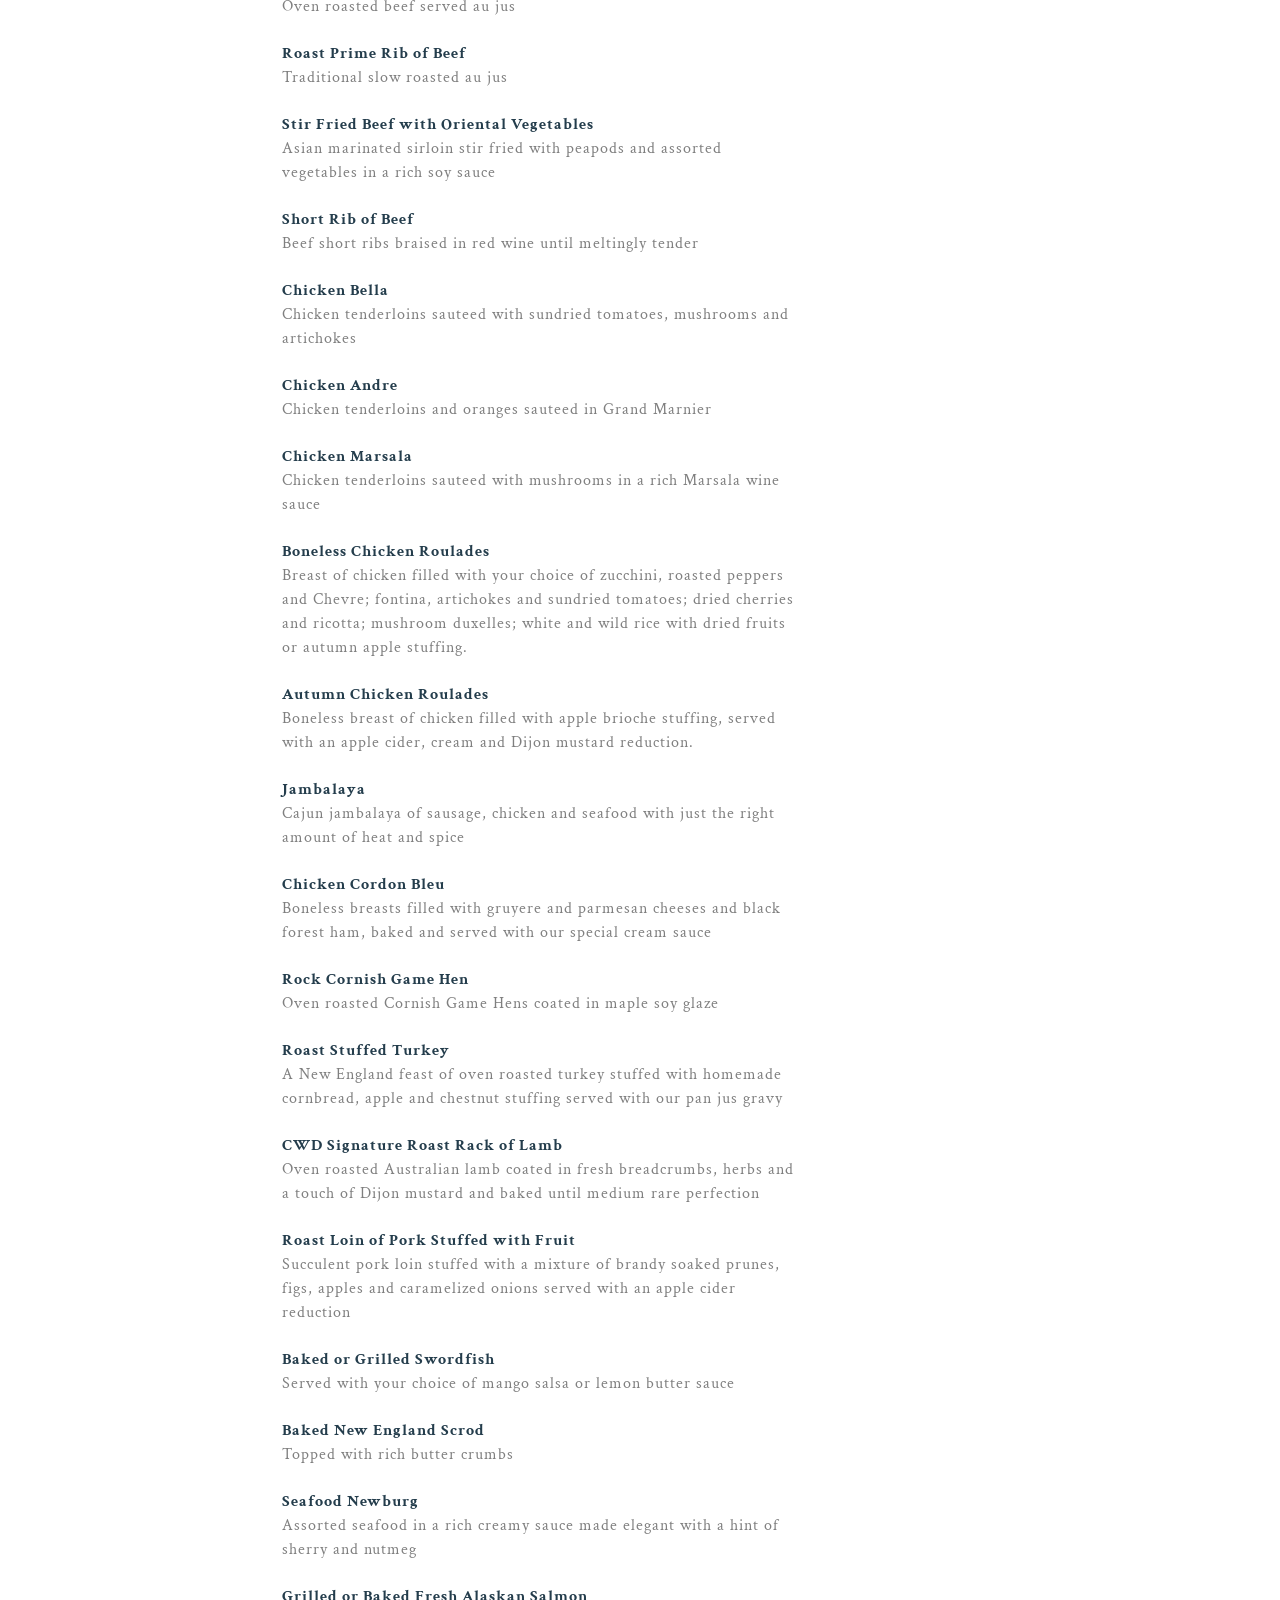
<file: social-menu.html>
<!DOCTYPE html>
<html lang="en">

<head>

  <meta charset="utf-8">
  <meta name="viewport" content="width=device-width, initial-scale=1, shrink-to-fit=no">
  <meta name="description" content="">
  <meta name="author" content="">

  <title>CWD Social Menu</title>

  <!-- Bootstrap core CSS -->
  <link href="vendor/bootstrap/css/bootstrap.min.css" rel="stylesheet">

  <!-- Custom fonts for this template -->
  <link href="vendor/fontawesome-free/css/all.min.css" rel="stylesheet">
  <link href="https://fonts.googleapis.com/css?family=Crimson+Text:100,400,400i,600,600i,700,700i" rel="stylesheet">

  <!-- Custom styles for this template -->
  <link href="css/menus.css" rel="stylesheet">

</head>

<body id="page-top">

  <div class="container social">
    <header>
      <!-- CWD logo -->
      <a href="/social-menu.html"><button type="button" class="btn btn-light">DOWNLOAD MENU</button></a>
<br><br>
      <img class="img-fluid logo" src="img/full-site-logo.svg" alt="" width="320" height="200" >

    </header>

    <!-- Breakfast and Brunch, 1 column -->
    <h1 class="title">Social Events Menu</h1>
    <img class="img-fluid" src="img/social-header.jpg" alt="">


    <h3 class="menu-header">Breakfast and Brunch</h3>
    <hr class="primary">
    <div class="row row-eq-height">
      <div class="col-9">
        <ul class="list-group list-group-flush">
          <li class="list-group-item"> Sliced Seasonal Fresh Fruit<br> </li>
          <li class="list-group-item"> Cut Seasonal Fresh Fruit
            <br> </li>

          <li class="list-group-item"> Bagels <br>
            <span> With smoked salmon, tomato and onion.
            With plain, scallion and honey walnut cream cheese  </span>
          </li>


          <li class="list-group-item"> Homemade Muffins<br>
            <span>Blueberry, Cranberry, Bran, Sunsational, Corn, and Banana Walnut</span> </li>


          <li class="list-group-item"> Croissants
            <br> </li>

          <li class="list-group-item"> Scones
            <br> </li>

          <li class="list-group-item"> Miniature Scones
            <br> </li>

          <li class="list-group-item"> Coffee Cake
            <br> </li>

          <li class="list-group-item"> Tuna Salad
            <br> </li>

          <li class="list-group-item"> Egg Salad
            <br> </li>

          <li class="list-group-item"> Yogurt Parfait with berries and granola
            <br> </li>

          <li class="list-group-item">Warm Cheese Blintz Souffle
            <br><span>Crepes filled with cheese, and a hint of lemon served with fresh blueberry sauce.</span>
          </li>
          <li class="list-group-item"> Noodle Kugel
            <br>
            <SPAN>    Egg noodles, baked with sweet custard and mixed with fresh and dried fruit.</SPAN>
          </li>
          <li class="list-group-item"> Eggs
            <br>
            <span>Hard Boiled or Scrambled</span>
          </li>
          <li class="list-group-item"> Quiche
            <br>
            <span>Tomato and cheddar or spinach and feta.</span>
          </li>
      </div>
    </div>

    <!-- Hors D'oeuvres, Hot 1 column -->
    <img class="img-fluid" src="img/hot-hordoeuvres.jpg" alt="">

    <h3 class="menu-header">Hors D'oeuvres, Hot</h3>
    <hr class="primary">
    <div class="row row-eq-height">
      <div class="col-9">
        <ul class="list-group list-group-flush">
          <li class="list-group-item">Mushroom Strudel<br>
            <span>
              Duxelle of mushrooms wrapped in layers of phyllo dough
            </span>
          </li>

          <li class="list-group-item">Honey Chicken
            <br>
            <span>
            Tempura battered chicken, wok fried until crispy, drizzled with honey and sesame seeds
          </span>
          </li>

          <li class="list-group-item">Peking Ravioli<br>
            <span>Pan fried miniature dumplings filled with spiced pork or chicken and leeks, served with Asian dipping sauce
        </span>
          </li>

          <li class="list-group-item">Peking Duck<br>
            <span>
                          Mooshi pancakes filled with Cantonese style roast duck, scallions and hoisin sauce
                  </span>
          </li>

          <li class="list-group-item">Spanikopita<br>
            <span>
                  Triangles of phyllo dough filled with sauteed spinach and feta
                </span>
          </li>

          <li class="list-group-item">Stuffed Mushrooms<br>
            <span>
                Mushrooms stuffed with spinach and feta or sweet Italian sausage or toasted bread crumbs mixed with chopped mushrooms and fresh herbs
              </span>
          </li>

          <li class="list-group-item">Artichoke and Cheese Melt<br>
            <span>
                A rich, luscious dip of artichoke hearts, parmesan and cheddar cheese, baked and served with toasted pita triangles
            </span>
          </li>

          <li class="list-group-item">Chicken Teriyaki<br>
            <span>
                Chicken marinated in Asian spices until tender, grilled and served on skewers with Teriyaki dipping sauce
            </span>
          </li>

          <li class="list-group-item">Chicken Satay<br>
            <span>
            Chicken marinated in Thai spices, grilled and served with a hot and sweet peanut sauce
            </span>
          </li>

          <li class="list-group-item">Palmiers With Prosciutto And Parmesan<br>
            <span>
              Puff pastry "elephant ears," layered with prosciutto, parmesan cheese and honey mustard
            </span>
          </li>

          <li class="list-group-item">Potato Pancakes<br>
            <span>
              Crispy mini pancakes served with sour cream and caviar or applesauce
            </span>
          </li>

          <li class="list-group-item">Beef Teriyaki<br>
            <span>
              Thinly sliced sirloin marinated in Asian flavors and served on skewers
            </span>
          </li>

          <li class="list-group-item">Vegetable Cheese Tortillas<br>
            <span>
              Flour, spinach and tomato mini-tortillas filled with sweet and hot chilies, corn, cheddar, Monterey Jack, rice and black beans
            </span>
          </li>

          <li class="list-group-item">Tempura<br>
            <span>
            Lightly battered vegetables, wok-fried and served with traditional Tempura dipping sauce
            </span>
          </li>

          <li class="list-group-item">Salmon Toasts<br>
            <span>
            Thin pieces of toast layered with salmon, spinach, red peppers, and cream cheese
            </span>
          </li>

          <li class="list-group-item">Baked Brie<br>
            <span>
              A whole brie round covered with pastry and baked with dried fruits and pecans
            </span>
          </li>

          <li class="list-group-item">Mini Flat Bread Pizza<br>
            <span>
            Miniature rounds of freshly baked flat breads layered with caramelized onion and fresh mozzarella, sauteed spinach and goat cheese or barbeque chicken with fontina
            </span>
          </li>

          <li class="list-group-item">Dates, Chestnuts, Water chestnuts, Scallops or Chicken Livers wrapped in Bacon<br>
          </li>

          <li class="list-group-item"> Miniature Roquefort and Apple Tarts<br>
            <span>
                            Delicate pastry filed with imported Roquefort cheese and Granny Smith apples

            </span>
          </li>

          <li class="list-group-item"> Red Peppers on French bread<br>
            <span>
            Fresh red peppers sauteed in extra virgin olive oil and garlic, served on French bread
            </span>
          </li>

          <li class="list-group-item">Goat Cheese and Tomato Tarts<br>
            <span>
            Rich tart dough filled with goat's cheese and oven roasted tomatoes
            </span>
          </li>

          <li class="list-group-item">Miniature Rueben Sandwiches<br>
            <span>
            New York deli corned beef, sauerkraut and Russian dressing on grilled pumpernickel bread
            </span>
          </li>

          <li class="list-group-item">Frankfurters in Puff Pastry<br>
            <span>
                            Miniature all beef kosher hot dogs wrapped in puff pastry

            </span>
          </li>

          <li class="list-group-item">Tandori Chicken<br>
            <span>
            Chicken breast marinated in Indian spices and yogurt
            </span>
          </li>

          <li class="list-group-item">Curried or Sweet and Sour Meatballs.
            <br>

          </li>

          <li class="list-group-item">Cheddar Cheese and Chutney on Toast Rounds<br>
            <span>
            Classic flavors of cheddar and chutney, melted on country style toast rounds
            </span>
          </li>

          <li class="list-group-item">Smoked Turkey on Herbed Pita Triangles with Chutney<br>
            <span>
            Mini smoked turkey and chutney sandwiches served on pita triangles that have been brushed with extra virgin olive oil and fresh herbs
            </span>
          </li>

          <li class="list-group-item">Caramelized Onion wrapped in a phyllo pouch <br>

          </li>

          <li class="list-group-item">Roasted Eggplant wrapped in a phyllo pouch
            <br>
            <span>
                            Small purses of tender phyllo, filled with eggplant roasted with herbs, spices and pine nuts

            </span>
          </li>

          <li class="list-group-item">Wild Mushroom Turnovers<br>
            <span>
            Rich pastry filled with lightly seasoned portabella, shitake and oyster mushrooms
            </span>
          </li>

          <li class="list-group-item">Mushroom Profiterole<br>
            <span>
                            Brioche filled with fresh mushroom duxelle with walnuts and cream cheese

            </span>
          </li>

          <li class="list-group-item">Pear and Bleu Cheese Stars
            <br>
            <span>
                            Pears, Bleu cheese and red wine hand-wrapped in phyllo dough

            </span>
          </li>

          <li class="list-group-item">Portobello Mushroom Stacks
            <br>
            <span>
            Grilled portabella mushrooms, sweet roasted peppers, basil pesto, parmesan cheese, layered with polenta and stacked on a bamboo skewer
            </span>
          </li>

          <li class="list-group-item">Stuffed Dates
            <br>
            <span>
            An unusual treatment of dates, filled with machengo cheese, baked until melted and topped with a touch of hot pepper jam
            </span>
          </li>

          <li class="list-group-item">Mushroom Empanada
            <br>
            <span>
                            Portabella and white mushrooms wrapped in corn puff pastry
            </span>
          </li>

          <li class="list-group-item">Roasted Butternut Squash Tart
            <br>
            <span>
                            Rich pastry filled with lightly seasoned, roasted butternut squash

            </span>
          </li>

          <li class="list-group-item"> Mini Flat Bread Pizza
            <br>
            <span>
            Miniature rounds of freshly baked flat breads layered with caramelized onion and fresh mozzarella, sauteed spinach and goat cheese or barbeque chicken with fontina
            </span>
          </li>

          <li class="list-group-item"><br>
            <span>

            </span>
          </li>

          <li class="list-group-item"><br>
            <span>

            </span>
          </li>

      </div>

    </div>

    <!-- Hors D'oeuvres, Cold 1 column -->
    <img class="img-fluid" src="img/cold-hordoeuvres.jpg" alt="">

    <h3 class="menu-header">Hors D'oeuvres, Cold</h3>
    <hr class="primary">
    <div class="row row-eq-height">
      <div class="col-9">
        <ul class="list-group list-group-flush">


          <li class="list-group-item"> Roast Tenderloin of Beef
            <br>
            <span> Rare roasted tenderloin, thickly sliced, served on French bread with horseradish cream
          </span>
          </li>

          <li class="list-group-item">Seared Tuna<br>
            <span> Sushi grade tuna barely seared, served on rice crackers, with wasabi aioli and caviar

          </span>
          </li>

          <li class="list-group-item"> Mini Lobster Club
            <br>
            <span> Fresh lobster, Avocado, Bacon and Citrus Aioli served on Challah


          </span>
          </li>
          <li class="list-group-item"> Salmon Pinwheel
            <br>
            <span> Lavash flat breads rolled around scallion cream cheese and Scottish smoked salmon


          </span>
          </li>
          <li class="list-group-item"> Torta of Cheese, Sundried Tomato and Pesto
            <br>
            <span> A "cake" made of layers of goat's cheese, sundried tomatoes and homeade basil pesto, served with crackers

          </span>
          </li>
          <li class="list-group-item"> Snow peas and Boursin Cheese
            <br>
            <span>Tender snow peas split open and filled with garlicky boursin cheese


          </span>
          </li>
          <li class="list-group-item">New Potato Slices with Sour Cream and Caviar
            <br>
            <span> Tender red new potatoes, sliced into rounds and served with a dollop of sour cream and caviar


          </span>
          </li>
          <li class="list-group-item"> Baba Ghanoush
            <br>
            <span> Homemade, traditional Middle Eastern style roasted eggplant, seasoned with lemon and tahini, served with toasted pita triangles

          </span>
          </li>
          <li class="list-group-item"> Hummus
            <br>
            <span> We make our own hummus from chickpeas, garlic and extra virgin olive oil, served with toasted pita bread

          </span>
          </li>
          <li class="list-group-item"> Stuffed Grape Leaves
            <br>
            <span> Grape leaves filled with seasoned rice and pine nuts
          </span>
          </li>
          <li class="list-group-item"> Steamed Mussels
            <br>
            <span> Extra large PEI mussels steamed in wine and garlic broth, served in the shell

          </span>
          </li>
          <li class="list-group-item"> Large Shrimp with Homemade Cocktail Sauce <br>
            <span> Large shrimp cooked to perfection and served with our horseradish cocktail sauce


          </span>
          </li>
          <li class="list-group-item"> Marinated Shrimp with Capers, Artichokes and Mushrooms
            <br>
          </li>
          <li class="list-group-item"> Smoked Salmon
            <br>
            <span> Thick slices of Scottish smoked salmon on fresh pumpernickel with scallion caper butter


          </span>
          </li>
          <li class="list-group-item"> Chopped Herring
            <br>
            <span> Wine marinated herring mixed with sour cream and with Granny Smith apples, served with crackers  or melba toast

          </span>
          </li>
          <li class="list-group-item"> Guacamole
            <br>
            <span> Our special recipe of ripe avocados, lime juice, jalapenos, scallions and grape tomatoes served with salsa and corn tortilla chips

          </span>
          </li>
          <li class="list-group-item"> Country Style Pate on French bread with Cornichons and assorted Mustards <br>

          </li>
          <li class="list-group-item"> Lobster Salad in a Phyllo Cup <br>
          </li>
          <li class="list-group-item"> Crab and Cucumber Roll <br>
            <span> Lump crab meat, seasoned with herbs and spices and rolled sushi style in paper thin cucumber slices

          </span>
          </li>




      </div>
    </div>

    <!-- Stationary Displays, 1 column -->
    <img class="img-fluid" src="img/NEW-stationary-display.jpg" alt="">

    <h3 class="menu-header">Stationary Displays</h3>
    <hr class="primary">
    <div class="row row-eq-height">
      <div class="col-9">
        <ul class="list-group list-group-flush">


          <li class="list-group-item">Raw Bar <br>
            <span> Clams, Oysters, King Crab Legs, Shrimps Displayed on ice with Traditional Garnishes


            </span>
          </li>

          <li class="list-group-item">International Displays <br>
            <span> French, Italian, Middle Eastern, Chinese, Mexican, or American


            </span>
          </li>

          <li class="list-group-item">Antipasto Display <br>
            <span> A variety of Italian cold cuts, cheeses, fresh and marinated vegetables, served with French Bread

            </span>
          </li>

          <li class="list-group-item"> Carving Stations<br>
            <span>Glazed Ham, Roast Tenderloin of Beef, Glazed Corned Beef, Leg of Lamb, Roast Turkey, Smoked Turkey served with assorted Breads, Rolls, Mustards, Homemade Mayonnaise, Horseradish Sauce, Chutney and Cranberry Orange Relish.

            </span>
          </li>

          <li class="list-group-item">International Cheese Display served with artisan crackers. <br>

          </li>

          <li class="list-group-item"> Fajita Bar<br>
            <span> Marinated Chicken, Beef and shrimp served sizzling with peppers, onions and traditional toppings


            </span>
          </li>

          <li class="list-group-item"> Bruschetta Bar<br>
            <span> Grilled French Bread with a variety of toppings to include marinated tomatoes, olive tapenade, roasted red peppers and mozzarella cheese.

            </span>
          </li>

          <li class="list-group-item"> Soup Bar<br>
            <span>The guests choice of soups served in demitasse cups.

            </span>
          </li>

          <li class="list-group-item"> Miniature Pizza Display<br>
            <span>An assortment of miniature pizzas served on candle-heated slate.

            </span>
          </li>

          <li class="list-group-item">Artichoke and Cheese dip With Toasted Pita Chips <br>

          </li>

          <li class="list-group-item">Crudite with homemade dips<br>

          </li>


      </div>
    </div>


    <!-- Salads, 1 column -->
    <img class="img-fluid" src="img/bg-beet-salad.png" alt="">

    <h3 class="menu-header">Salads</h3>
    <hr class="primary">
    <div class="row row-eq-height">
      <div class="col-9">
        <ul class="list-group list-group-flush">


          <li class="list-group-item"> Winter Citrus Salad<br>
            <span>Blood oranges, navel oranges and pink grapefruit dressed with a citrus vinaigrette, French feta and fresh mint

            </span>
          </li>

          <li class="list-group-item"> Costa Del Sol Salad
            <br>
            <span>Thinly sliced raw fennel, spinach and fresh oranges tossed with red onion, feta and herbed vinaigrette

            </span>
          </li>
          <li class="list-group-item"> CWD Signature House Salad
            <br>
            <span>Fresh field greens tossed with dried cranberries, spiced pecans and Chevre, balsamic vinaigrette

            </span>
          </li>

          <li class="list-group-item"> Garden Salad
            <br>
            <span>Seasonal crisp lettuces, tomatoes, cucumbers with balsamic vinaigrette

            </span>
          </li>

          <li class="list-group-item"> Micro greens and watercress salad
            <br>
            <span>Sweet tender micro greens and peppery watercress served with roasted sliced pears, walnuts and bleu cheese

            </span>
          </li>

          <li class="list-group-item">Caesar Salad
            <br>
            <span>Traditionally made with hearts of romaine lettuce, homemade croutons shaved parmesan and our special dressing

            </span>
          </li>

          <li class="list-group-item"> Beet Stack Salad<br>
            <span>Roasted, seasoned red beets, stacked with Chevre and served over filed greens with honey orange vinaigrette

            </span>
          </li>

          <li class="list-group-item">Winter Salad <br>
            <span>Tender Boston bibb, watercress, pomegranate seeds, oranges and thinly sliced scallions, tossed with citrus vinaigrette

            </span>
          </li>

          <li class="list-group-item"> Arugula Salad<br>
            <span>Baby arugula with fennel, cherry tomatoes and feta cheese

            </span>
          </li>

          <li class="list-group-item">Field Greens and Roasted Pear Salad <br>
            <span>Fresh greens with roasted sliced pears, grape tomatoes, shaved parmigano cheese and balsamic vinaigrette

            </span>
          </li>

          <li class="list-group-item">Grapefruit Supremes Salad <br>
            <span>Fresh field greens with grapefruit supremes, crumbled gorgonzola and scallions tossed with grapefruit vinaigrette.

            </span>
          </li>





      </div>
    </div>

    <!-- Soups, 1 column -->
    <img class="img-fluid" src="img/NEW-soup.jpg" alt="">
    <h3 class="menu-header">Soups</h3>
    <hr class="primary">
    <div class="row row-eq-height">
      <div class="col-9">
        <ul class="list-group list-group-flush">


          <li class="list-group-item"> Carrot Ginger
            <br>
            <span>Carrot soup spiced with ginger and Creme fraiche.


            </span>
          </li>

          <li class="list-group-item">Southwestern Corn Chowder
            <br>
            <span>Sweet corn chowder with jalapenos and sweet potato.


            </span>
          </li>

          <li class="list-group-item">New England Clam Chowder
            <br>
            <span>Thick and creamy with whole belly clams and large chunks of potato.


            </span>
          </li>

          <li class="list-group-item"> Cream of Five Onion
            <br>
            <span>Five varieties of onions in a silky garlic broth

            </span>
          </li>

          <li class="list-group-item"> Tomato Soup<br>
            <span>Roasted Tomato Soup with parmesean crisp.


            </span>
          </li>

          <li class="list-group-item">Matzoh Ball
            <br>
            <span>Omah's (grandmother) recipe featuring light and fluffy matzoh balls

            </span>
          </li>

          <li class="list-group-item"> Chicken with white and wild rice<br>

          </li>

          <li class="list-group-item"> Creole Chicken <br>
            <span>Tender pieces of chicken breast with rice and Hatian spices.


            </span>
          </li>

          <li class="list-group-item"> Tuscan Vegetable<br>
            <span>A hearty Italian vegetable soup


            </span>
          </li>

          <li class="list-group-item"> French Style Fish Soup<br>
            <span>The daily catch in a seafood-tomato stock

            </span>
          </li>

          <li class="list-group-item">Cold Melon Soup <br>
            <span>Honey Dew Soup with mint, served cold with Serrano ham and Creme fraiche.


            </span>
          </li>

          <li class="list-group-item">Watermelon Soup <br>
            <span>Watermelon soup served cold with crumbled feta and balsamic reduction.


            </span>
          </li>

      </div>
    </div>


    <!-- Entrees, 1 column -->
    <img class="img-fluid" src="img/entree.jpg" alt="">

    <h3 class="menu-header">Entrees</h3>
    <hr class="primary">
    <div class="row row-eq-height">
      <div class="col-9">
        <ul class="list-group list-group-flush">


          <li class="list-group-item"> Roast Tenderloin of Beef
            <br>
            <span>Oven roasted beef served au jus

            </span>
          </li>

          <li class="list-group-item"> Roast Prime Rib of Beef <br>
            <span>Traditional slow roasted au jus

            </span>
          </li>

          <li class="list-group-item">Stir Fried Beef with Oriental Vegetables <br>
            <span> Asian marinated sirloin stir fried with peapods and assorted vegetables in a rich soy sauce


            </span>
          </li>

          <li class="list-group-item">Short Rib of Beef <br>
            <span>Beef short ribs braised in red wine until meltingly tender


            </span>
          </li>

          <li class="list-group-item"> Chicken Bella<br>
            <span>Chicken tenderloins sauteed with sundried tomatoes, mushrooms and artichokes

            </span>
          </li>

          <li class="list-group-item"> Chicken Andre<br>
            <span>Chicken tenderloins and oranges sauteed in Grand Marnier

            </span>
          </li>

          <li class="list-group-item"> Chicken Marsala<br>
            <span>Chicken tenderloins sauteed with mushrooms in a rich Marsala wine sauce


            </span>
          </li>

          <li class="list-group-item">Boneless Chicken Roulades <br>
            <span>Breast of chicken filled with your choice of zucchini, roasted peppers and Chevre; fontina, artichokes and sundried tomatoes; dried cherries and ricotta; mushroom duxelles; white and wild rice with dried fruits or autumn apple stuffing.

            </span>
          </li>

          <li class="list-group-item"> Autumn Chicken Roulades<br>
            <span>Boneless breast of chicken filled with apple brioche stuffing, served with an apple cider, cream and Dijon mustard reduction.

            </span>
          </li>

          <li class="list-group-item">Jambalaya <br>
            <span> Cajun jambalaya of  sausage, chicken and seafood with just the right amount of heat and spice

            </span>
          </li>

          <li class="list-group-item"> Chicken Cordon Bleu <br>
            <span>Boneless breasts filled with gruyere and parmesan cheeses and black forest ham, baked and served with our special cream sauce

            </span>
          </li>

          <li class="list-group-item"> Rock Cornish Game Hen<br>
            <span>Oven roasted Cornish Game Hens coated in maple soy glaze

            </span>
          </li>

          <li class="list-group-item"> Roast Stuffed Turkey <br>
            <span>A New England feast of oven roasted turkey stuffed with homemade cornbread, apple and chestnut stuffing served with our pan jus gravy

            </span>
          </li>

          <li class="list-group-item">CWD Signature Roast Rack of Lamb <br>
            <span>Oven roasted Australian lamb coated in fresh breadcrumbs, herbs and a touch of Dijon mustard and baked until medium rare perfection

            </span>
          </li>

          <li class="list-group-item">Roast Loin of Pork Stuffed with Fruit <br>
            <span>
              Succulent pork loin stuffed with a mixture of brandy soaked prunes, figs, apples and caramelized onions served with an apple cider reduction

            </span>
          </li>

          <li class="list-group-item">Baked or Grilled Swordfish <br>
            <span>Served with your choice of mango salsa or lemon butter sauce


            </span>
          </li>

          <li class="list-group-item"> Baked New England Scrod<br>
            <span>Topped with rich butter crumbs


            </span>
          </li>

          <li class="list-group-item">Seafood Newburg <br>
            <span>Assorted seafood in a rich creamy sauce made elegant with a hint of sherry and nutmeg


            </span>
          </li>

          <li class="list-group-item"> Grilled or Baked Fresh Alaskan Salmon<br>
            <span>Served with your choice of mango salsa, dill sauce or lemon butter sauce

            </span>
          </li>

          <li class="list-group-item"> Stuffed Filet of Sole<br>
            <span>Baked with raisin and spinach stiffing and served with a light lemon butter sauce

            </span>
          </li>

          <li class="list-group-item">Soy-Citrus Glazed Black Cod <br>
            <span>Oven roasted fresh black cod, glazed with a sweet and citrusy soy marinade and garnished with mint and scallions

            </span>
          </li>

          <li class="list-group-item"> Pan Seared Sea Bass<br>
            <span>Pan Seared Chillean Sea Bass with a vegetable medley and tomato broth


            </span>
          </li>

      </div>
    </div>


    <!-- Vegetables, 1 column -->
    <h3 class="menu-header">Vegetables</h3>
    <hr class="primary">
    <div class="row row-eq-height">
      <div class="col-9">
        <ul class="list-group list-group-flush">


          <li class="list-group-item"> CWD Signature Acorn Squash Vegetable Bouquet<br>
            <span>A special presentation of acorn squash ring glazed with maple syrup, cinnamon and a hint of sweet butter, filled with the seasons freshest assortment of steamed or sauteed vegetables

            </span>
          </li>

          <li class="list-group-item"> Haricot Vert
            <br>
            <span>Slender French green beans sauteed until crisp tender and garnished with toasted pecans or roasted red peppers

            </span>
          </li>

          <li class="list-group-item"> Vegetable Medley Julienne<br>
            <span>Sauteed or roasted julienne cut seasonal vegetables infused with garlic olive oil


            </span>
          </li>

          <li class="list-group-item"> Fresh Asparagus in Season<br>
            <span>The seasons' young and sweet asparagus grilled, steamed or sauteed until just tender and dressed with a touch of garlic infused olive oil

            </span>
          </li>

          <li class="list-group-item"> Sauteed Autumn Vegetables
            <br>
            <span>The season's freshest vegetables, oven roasted with our special seasoning


            </span>
          </li>

          <li class="list-group-item"> Sauteed Summer Vegetables in Season<br>
            <span>The season's freshest vegetables grilled, steamed or sauteed until just tender


            </span>
          </li>

          <li class="list-group-item"> Ratatouille <br>
            <span>A delicious Fresh Provencal stew of roasted zucchini, squash and eggplant in a rich and savory tomato sauce Sauteed


            </span>
          </li>

          <li class="list-group-item"> Snow peas and Red Pepper<br>
            <span>Tender snow peas sauteed until crisp, sprinkled with sea salt and fresh cracked pepper and garnished with roasted red peppers

            </span>
          </li>

          <li class="list-group-item"> Glazed Baby Carrots <br>
            <span> Tender petite carrots steamed then glazed with honey, ginger and brown sugar


            </span>
          </li>



      </div>
    </div>


    <!-- Dessert, 1 column -->
    <img class="img-fluid" src="img/dessert.jpg" alt="">

    <h3 class="menu-header">Dessert</h3>
    <hr class="primary">
    <div class="row row-eq-height">
      <div class="col-9">
        <ul class="list-group list-group-flush">


          <li class="list-group-item"> Swiss Style Crepes with Fruit Sauce
            <br>

          </li>

          <li class="list-group-item"> Cranberry Nut Tart in Season
            <br>

          </li>

          <li class="list-group-item"> Chocolate Cake
            <br>

          </li>

          <li class="list-group-item"> Sliced Apple Tart Flourless
            <br>

          </li>

          <li class="list-group-item"> Chocolate Hazelnut Cake
            <br>

          </li>

          <li class="list-group-item"> Viennese Sweet Table
            <br>

          </li>

          <li class="list-group-item"> Chocolate Chestnut Cake
            <br>

          </li>

          <li class="list-group-item"> Cheesecake
            <br>

          </li>

          <li class="list-group-item"> Miniature French Pastries
            <br>

          </li>

          <li class="list-group-item"> Lemon Mousse Cake
            <br>

          </li>

          <li class="list-group-item"> Old Fashioned Caramel Apple Cake
            <br>

          </li>

          <li class="list-group-item"> Fresh Strawberries with Chocolate Fondue in Season
            <br>

          </li>

          <li class="list-group-item"> Italian Fruits of the Forrest cake
            <br>

          </li>


      </div>
    </div>



          <!-- BBQ, 3 column: Breakfast Beverages -->
          <img class="img-fluid" src="img/bbq.png" alt="">
          <h5 class="menu-header">BBQ</h5>
          <hr>
          <div class="row row-eq-height">
            <div class="col-4">
              <ul class="list-group list-group-flush">
                <h6>SIDES</h6>
                <li class="list-group-item">Sesame Noodles </li>
                <li class="list-group-item">Corn Muffins<br>
                </li>
                <li class="list-group-item">Potato Salad</li>
                <li class="list-group-item">Pasta Salad </li>
                <li class="list-group-item">Grilled Vegetables</li>
                <li class="list-group-item">Corn on the Cob</li>
                <li class="list-group-item">Chicken Wings</li>


              </ul>
            </div>
            <div class="col-4">
              <ul class="list-group list-group-flush">
                <h6>ENTREES</h6>
                <li class="list-group-item">Hamburgers</li>
                <li class="list-group-item">Hot Dogs<br>
                </li>
                <li class="list-group-item">Grilled Chicken Breast</li>
                <li class="list-group-item">Grilled Chicken Quarters</li>
                <li class="list-group-item">Grilled Portobello Mushroom Burgers</li>
                <li class="list-group-item">Veggie Burgers</li>
                <li class="list-group-item">Grilled Salmon</li>
                <li class="list-group-item">Steamed Lobster</li>
                <li class="list-group-item">NY Siroloin Steaks</li>





              </ul>
            </div>
            <div class="col-4">
              <ul class="list-group list-group-flush">
                <h6>DESSERTS</h6>
                <li class="list-group-item">Sliced Watermelon </li>
                <li class="list-group-item">Fruit Kabobs<br>
                </li>
                <li class="list-group-item">Cookies and Brownies</li>
                <li class="list-group-item">Ice Cream Sundae Buffet </li>
                <li class="list-group-item">Ice Cream Truck</li>

              </ul>
            </div>

              </ul>
            </div>
          </div>

      </div>
    </div>



    <!-- Template, 1 column -->
    <!-- <h3 class="menu-header">##</h3>
    <hr class="primary">
    <div class="row row-eq-height">
      <div class="col-9">
        <ul class="list-group list-group-flush">


          <li class="list-group-item"> <br>
            <span>

            </span>
          </li>



      </div>
    </div> -->

    <!-- Footer -->
    <footer class="bg-black small text-center text-white-50">
      <div class="container">
        Copyright &copy; Your Website 2018
      </div>
    </footer>

    <!-- Bootstrap core JavaScript -->
    <script src="vendor/jquery/jquery.min.js"></script>
    <script src="vendor/bootstrap/js/bootstrap.bundle.min.js"></script>

    <!-- Plugin JavaScript -->
    <script src="vendor/jquery-easing/jquery.easing.min.js"></script>

    <!-- Custom scripts for this template -->
    <script src="js/grayscale.js"></script>


</body>

</html>
</file>
<file: css/menus.css>
.btn {
  -webkit-box-shadow: 0 0.1875rem 0.1875rem 0 rgba(0, 0, 0, 0.1) !important;
  box-shadow: 0 0.1875rem 0.1875rem 0 rgba(0, 0, 0, 0.1) !important;
  padding: 1.25rem 2rem;
  font-family: 'Hiragino Kaku Gothic Pro';
  font-size: 80%;
  text-transform: uppercase;
  letter-spacing: .15rem;
  border: 0;
}

.btn-outline-info {
    color: #243D4C;
    font-family: 'Hiragino Kaku Gothic Pro';
margin-right: 1em;
}

.btn-outline-info:hover {
  background-color: #4f837f;
}


.btn-primary {
  background-color: #243D4C;
  margin-top: 28px;
}

.btn-primary:hover {
  background-color: #4f837f;
}

.btn-primary:focus {
  background-color: #52A49F;
  color: white;
}

.btn-primary:active {
  background-color: #467370 !important;
}

.btn-light{
  margin-left: 22em;
  margin-top: 1em;
}

 .container{
padding: 8em;
padding-top: 0em;
}

header{
/* padding-top: 2em; */
  text-align: left;
  padding-bottom: 2em;
}

li{
}

span{
  font-weight: lighter;
}

.menu-header{
  padding-left: 15px;
      padding-top: 60px;
}

body {
  font-family: 'Crimson Text', monospace;
  letter-spacing: 0.0625em;
  font-weight: lighter;
}


h1{
      padding-top: 1em;
}

h1, h2, h3,h5,li, .price{
color:  #243D4C
}

a {
  color: #243D4C;
}

p, ul{
  font-family: 'Crimson Text', monospace;
  font-weight: lighter;
  text-align: left;
}

span{
  color: rgba(0,0,0,.5);
}

hr {
width: 100%;
margin-left: 1em;
height: 2px;
background-color:#D3A63A;
}

.primary{
  width: 276px;
  margin-left: 1em;
  height: 10px;
  background-color:#D3A63A;
}

li{
  font-weight: bold;

  padding: 5px;
}


.list-group-item {
  border: none;


}

h6{
  padding-left: 1em;
}

.social{
  padding: 12em;
  padding-top: 4em;
}
}

.title{
  padding-top: 2em;
  font-size: 3em;
}

.logo{
  margin-left: 30%;
}

/* @media print {
img {
    page-break-before: always;
  }
  list-group-item{
    page-break-inside: avoid;
  }
h3{
  page-break-after: avoid;
}
}


@page {
  size: 5.5in 8.5in;
  margin: 70pt 60pt 70pt;

} */
</file>
<file: vendor/fontawesome-free/css/all.min.css>
/*!
 * Font Awesome Free 5.3.1 by @fontawesome - https://fontawesome.com
 * License - https://fontawesome.com/license/free (Icons: CC BY 4.0, Fonts: SIL OFL 1.1, Code: MIT License)
 */
.fa,.fab,.fal,.far,.fas{-moz-osx-font-smoothing:grayscale;-webkit-font-smoothing:antialiased;display:inline-block;font-style:normal;font-variant:normal;text-rendering:auto;line-height:1}.fa-lg{font-size:1.33333em;line-height:.75em;vertical-align:-.0667em}.fa-xs{font-size:.75em}.fa-sm{font-size:.875em}.fa-1x{font-size:1em}.fa-2x{font-size:2em}.fa-3x{font-size:3em}.fa-4x{font-size:4em}.fa-5x{font-size:5em}.fa-6x{font-size:6em}.fa-7x{font-size:7em}.fa-8x{font-size:8em}.fa-9x{font-size:9em}.fa-10x{font-size:10em}.fa-fw{text-align:center;width:1.25em}.fa-ul{list-style-type:none;margin-left:2.5em;padding-left:0}.fa-ul>li{position:relative}.fa-li{left:-2em;position:absolute;text-align:center;width:2em;line-height:inherit}.fa-border{border:.08em solid #eee;border-radius:.1em;padding:.2em .25em .15em}.fa-pull-left{float:left}.fa-pull-right{float:right}.fa.fa-pull-left,.fab.fa-pull-left,.fal.fa-pull-left,.far.fa-pull-left,.fas.fa-pull-left{margin-right:.3em}.fa.fa-pull-right,.fab.fa-pull-right,.fal.fa-pull-right,.far.fa-pull-right,.fas.fa-pull-right{margin-left:.3em}.fa-spin{animation:fa-spin 2s infinite linear}.fa-pulse{animation:fa-spin 1s infinite steps(8)}@keyframes fa-spin{0%{transform:rotate(0deg)}to{transform:rotate(1turn)}}.fa-rotate-90{-ms-filter:"progid:DXImageTransform.Microsoft.BasicImage(rotation=1)";transform:rotate(90deg)}.fa-rotate-180{-ms-filter:"progid:DXImageTransform.Microsoft.BasicImage(rotation=2)";transform:rotate(180deg)}.fa-rotate-270{-ms-filter:"progid:DXImageTransform.Microsoft.BasicImage(rotation=3)";transform:rotate(270deg)}.fa-flip-horizontal{-ms-filter:"progid:DXImageTransform.Microsoft.BasicImage(rotation=0, mirror=1)";transform:scaleX(-1)}.fa-flip-vertical{transform:scaleY(-1)}.fa-flip-horizontal.fa-flip-vertical,.fa-flip-vertical{-ms-filter:"progid:DXImageTransform.Microsoft.BasicImage(rotation=2, mirror=1)"}.fa-flip-horizontal.fa-flip-vertical{transform:scale(-1)}:root .fa-flip-horizontal,:root .fa-flip-vertical,:root .fa-rotate-90,:root .fa-rotate-180,:root .fa-rotate-270{-webkit-filter:none;filter:none}.fa-stack{display:inline-block;height:2em;line-height:2em;position:relative;vertical-align:middle;width:2em}.fa-stack-1x,.fa-stack-2x{left:0;position:absolute;text-align:center;width:100%}.fa-stack-1x{line-height:inherit}.fa-stack-2x{font-size:2em}.fa-inverse{color:#fff}.fa-500px:before{content:"\f26e"}.fa-accessible-icon:before{content:"\f368"}.fa-accusoft:before{content:"\f369"}.fa-ad:before{content:"\f641"}.fa-address-book:before{content:"\f2b9"}.fa-address-card:before{content:"\f2bb"}.fa-adjust:before{content:"\f042"}.fa-adn:before{content:"\f170"}.fa-adversal:before{content:"\f36a"}.fa-affiliatetheme:before{content:"\f36b"}.fa-air-freshener:before{content:"\f5d0"}.fa-algolia:before{content:"\f36c"}.fa-align-center:before{content:"\f037"}.fa-align-justify:before{content:"\f039"}.fa-align-left:before{content:"\f036"}.fa-align-right:before{content:"\f038"}.fa-alipay:before{content:"\f642"}.fa-allergies:before{content:"\f461"}.fa-amazon:before{content:"\f270"}.fa-amazon-pay:before{content:"\f42c"}.fa-ambulance:before{content:"\f0f9"}.fa-american-sign-language-interpreting:before{content:"\f2a3"}.fa-amilia:before{content:"\f36d"}.fa-anchor:before{content:"\f13d"}.fa-android:before{content:"\f17b"}.fa-angellist:before{content:"\f209"}.fa-angle-double-down:before{content:"\f103"}.fa-angle-double-left:before{content:"\f100"}.fa-angle-double-right:before{content:"\f101"}.fa-angle-double-up:before{content:"\f102"}.fa-angle-down:before{content:"\f107"}.fa-angle-left:before{content:"\f104"}.fa-angle-right:before{content:"\f105"}.fa-angle-up:before{content:"\f106"}.fa-angry:before{content:"\f556"}.fa-angrycreative:before{content:"\f36e"}.fa-angular:before{content:"\f420"}.fa-ankh:before{content:"\f644"}.fa-app-store:before{content:"\f36f"}.fa-app-store-ios:before{content:"\f370"}.fa-apper:before{content:"\f371"}.fa-apple:before{content:"\f179"}.fa-apple-alt:before{content:"\f5d1"}.fa-apple-pay:before{content:"\f415"}.fa-archive:before{content:"\f187"}.fa-archway:before{content:"\f557"}.fa-arrow-alt-circle-down:before{content:"\f358"}.fa-arrow-alt-circle-left:before{content:"\f359"}.fa-arrow-alt-circle-right:before{content:"\f35a"}.fa-arrow-alt-circle-up:before{content:"\f35b"}.fa-arrow-circle-down:before{content:"\f0ab"}.fa-arrow-circle-left:before{content:"\f0a8"}.fa-arrow-circle-right:before{content:"\f0a9"}.fa-arrow-circle-up:before{content:"\f0aa"}.fa-arrow-down:before{content:"\f063"}.fa-arrow-left:before{content:"\f060"}.fa-arrow-right:before{content:"\f061"}.fa-arrow-up:before{content:"\f062"}.fa-arrows-alt:before{content:"\f0b2"}.fa-arrows-alt-h:before{content:"\f337"}.fa-arrows-alt-v:before{content:"\f338"}.fa-assistive-listening-systems:before{content:"\f2a2"}.fa-asterisk:before{content:"\f069"}.fa-asymmetrik:before{content:"\f372"}.fa-at:before{content:"\f1fa"}.fa-atlas:before{content:"\f558"}.fa-atom:before{content:"\f5d2"}.fa-audible:before{content:"\f373"}.fa-audio-description:before{content:"\f29e"}.fa-autoprefixer:before{content:"\f41c"}.fa-avianex:before{content:"\f374"}.fa-aviato:before{content:"\f421"}.fa-award:before{content:"\f559"}.fa-aws:before{content:"\f375"}.fa-backspace:before{content:"\f55a"}.fa-backward:before{content:"\f04a"}.fa-balance-scale:before{content:"\f24e"}.fa-ban:before{content:"\f05e"}.fa-band-aid:before{content:"\f462"}.fa-bandcamp:before{content:"\f2d5"}.fa-barcode:before{content:"\f02a"}.fa-bars:before{content:"\f0c9"}.fa-baseball-ball:before{content:"\f433"}.fa-basketball-ball:before{content:"\f434"}.fa-bath:before{content:"\f2cd"}.fa-battery-empty:before{content:"\f244"}.fa-battery-full:before{content:"\f240"}.fa-battery-half:before{content:"\f242"}.fa-battery-quarter:before{content:"\f243"}.fa-battery-three-quarters:before{content:"\f241"}.fa-bed:before{content:"\f236"}.fa-beer:before{content:"\f0fc"}.fa-behance:before{content:"\f1b4"}.fa-behance-square:before{content:"\f1b5"}.fa-bell:before{content:"\f0f3"}.fa-bell-slash:before{content:"\f1f6"}.fa-bezier-curve:before{content:"\f55b"}.fa-bible:before{content:"\f647"}.fa-bicycle:before{content:"\f206"}.fa-bimobject:before{content:"\f378"}.fa-binoculars:before{content:"\f1e5"}.fa-birthday-cake:before{content:"\f1fd"}.fa-bitbucket:before{content:"\f171"}.fa-bitcoin:before{content:"\f379"}.fa-bity:before{content:"\f37a"}.fa-black-tie:before{content:"\f27e"}.fa-blackberry:before{content:"\f37b"}.fa-blender:before{content:"\f517"}.fa-blind:before{content:"\f29d"}.fa-blogger:before{content:"\f37c"}.fa-blogger-b:before{content:"\f37d"}.fa-bluetooth:before{content:"\f293"}.fa-bluetooth-b:before{content:"\f294"}.fa-bold:before{content:"\f032"}.fa-bolt:before{content:"\f0e7"}.fa-bomb:before{content:"\f1e2"}.fa-bone:before{content:"\f5d7"}.fa-bong:before{content:"\f55c"}.fa-book:before{content:"\f02d"}.fa-book-open:before{content:"\f518"}.fa-book-reader:before{content:"\f5da"}.fa-bookmark:before{content:"\f02e"}.fa-bowling-ball:before{content:"\f436"}.fa-box:before{content:"\f466"}.fa-box-open:before{content:"\f49e"}.fa-boxes:before{content:"\f468"}.fa-braille:before{content:"\f2a1"}.fa-brain:before{content:"\f5dc"}.fa-briefcase:before{content:"\f0b1"}.fa-briefcase-medical:before{content:"\f469"}.fa-broadcast-tower:before{content:"\f519"}.fa-broom:before{content:"\f51a"}.fa-brush:before{content:"\f55d"}.fa-btc:before{content:"\f15a"}.fa-bug:before{content:"\f188"}.fa-building:before{content:"\f1ad"}.fa-bullhorn:before{content:"\f0a1"}.fa-bullseye:before{content:"\f140"}.fa-burn:before{content:"\f46a"}.fa-buromobelexperte:before{content:"\f37f"}.fa-bus:before{content:"\f207"}.fa-bus-alt:before{content:"\f55e"}.fa-business-time:before{content:"\f64a"}.fa-buysellads:before{content:"\f20d"}.fa-calculator:before{content:"\f1ec"}.fa-calendar:before{content:"\f133"}.fa-calendar-alt:before{content:"\f073"}.fa-calendar-check:before{content:"\f274"}.fa-calendar-minus:before{content:"\f272"}.fa-calendar-plus:before{content:"\f271"}.fa-calendar-times:before{content:"\f273"}.fa-camera:before{content:"\f030"}.fa-camera-retro:before{content:"\f083"}.fa-cannabis:before{content:"\f55f"}.fa-capsules:before{content:"\f46b"}.fa-car:before{content:"\f1b9"}.fa-car-alt:before{content:"\f5de"}.fa-car-battery:before{content:"\f5df"}.fa-car-crash:before{content:"\f5e1"}.fa-car-side:before{content:"\f5e4"}.fa-caret-down:before{content:"\f0d7"}.fa-caret-left:before{content:"\f0d9"}.fa-caret-right:before{content:"\f0da"}.fa-caret-square-down:before{content:"\f150"}.fa-caret-square-left:before{content:"\f191"}.fa-caret-square-right:before{content:"\f152"}.fa-caret-square-up:before{content:"\f151"}.fa-caret-up:before{content:"\f0d8"}.fa-cart-arrow-down:before{content:"\f218"}.fa-cart-plus:before{content:"\f217"}.fa-cc-amazon-pay:before{content:"\f42d"}.fa-cc-amex:before{content:"\f1f3"}.fa-cc-apple-pay:before{content:"\f416"}.fa-cc-diners-club:before{content:"\f24c"}.fa-cc-discover:before{content:"\f1f2"}.fa-cc-jcb:before{content:"\f24b"}.fa-cc-mastercard:before{content:"\f1f1"}.fa-cc-paypal:before{content:"\f1f4"}.fa-cc-stripe:before{content:"\f1f5"}.fa-cc-visa:before{content:"\f1f0"}.fa-centercode:before{content:"\f380"}.fa-certificate:before{content:"\f0a3"}.fa-chalkboard:before{content:"\f51b"}.fa-chalkboard-teacher:before{content:"\f51c"}.fa-charging-station:before{content:"\f5e7"}.fa-chart-area:before{content:"\f1fe"}.fa-chart-bar:before{content:"\f080"}.fa-chart-line:before{content:"\f201"}.fa-chart-pie:before{content:"\f200"}.fa-check:before{content:"\f00c"}.fa-check-circle:before{content:"\f058"}.fa-check-double:before{content:"\f560"}.fa-check-square:before{content:"\f14a"}.fa-chess:before{content:"\f439"}.fa-chess-bishop:before{content:"\f43a"}.fa-chess-board:before{content:"\f43c"}.fa-chess-king:before{content:"\f43f"}.fa-chess-knight:before{content:"\f441"}.fa-chess-pawn:before{content:"\f443"}.fa-chess-queen:before{content:"\f445"}.fa-chess-rook:before{content:"\f447"}.fa-chevron-circle-down:before{content:"\f13a"}.fa-chevron-circle-left:before{content:"\f137"}.fa-chevron-circle-right:before{content:"\f138"}.fa-chevron-circle-up:before{content:"\f139"}.fa-chevron-down:before{content:"\f078"}.fa-chevron-left:before{content:"\f053"}.fa-chevron-right:before{content:"\f054"}.fa-chevron-up:before{content:"\f077"}.fa-child:before{content:"\f1ae"}.fa-chrome:before{content:"\f268"}.fa-church:before{content:"\f51d"}.fa-circle:before{content:"\f111"}.fa-circle-notch:before{content:"\f1ce"}.fa-city:before{content:"\f64f"}.fa-clipboard:before{content:"\f328"}.fa-clipboard-check:before{content:"\f46c"}.fa-clipboard-list:before{content:"\f46d"}.fa-clock:before{content:"\f017"}.fa-clone:before{content:"\f24d"}.fa-closed-captioning:before{content:"\f20a"}.fa-cloud:before{content:"\f0c2"}.fa-cloud-download-alt:before{content:"\f381"}.fa-cloud-upload-alt:before{content:"\f382"}.fa-cloudscale:before{content:"\f383"}.fa-cloudsmith:before{content:"\f384"}.fa-cloudversify:before{content:"\f385"}.fa-cocktail:before{content:"\f561"}.fa-code:before{content:"\f121"}.fa-code-branch:before{content:"\f126"}.fa-codepen:before{content:"\f1cb"}.fa-codiepie:before{content:"\f284"}.fa-coffee:before{content:"\f0f4"}.fa-cog:before{content:"\f013"}.fa-cogs:before{content:"\f085"}.fa-coins:before{content:"\f51e"}.fa-columns:before{content:"\f0db"}.fa-comment:before{content:"\f075"}.fa-comment-alt:before{content:"\f27a"}.fa-comment-dollar:before{content:"\f651"}.fa-comment-dots:before{content:"\f4ad"}.fa-comment-slash:before{content:"\f4b3"}.fa-comments:before{content:"\f086"}.fa-comments-dollar:before{content:"\f653"}.fa-compact-disc:before{content:"\f51f"}.fa-compass:before{content:"\f14e"}.fa-compress:before{content:"\f066"}.fa-concierge-bell:before{content:"\f562"}.fa-connectdevelop:before{content:"\f20e"}.fa-contao:before{content:"\f26d"}.fa-cookie:before{content:"\f563"}.fa-cookie-bite:before{content:"\f564"}.fa-copy:before{content:"\f0c5"}.fa-copyright:before{content:"\f1f9"}.fa-couch:before{content:"\f4b8"}.fa-cpanel:before{content:"\f388"}.fa-creative-commons:before{content:"\f25e"}.fa-creative-commons-by:before{content:"\f4e7"}.fa-creative-commons-nc:before{content:"\f4e8"}.fa-creative-commons-nc-eu:before{content:"\f4e9"}.fa-creative-commons-nc-jp:before{content:"\f4ea"}.fa-creative-commons-nd:before{content:"\f4eb"}.fa-creative-commons-pd:before{content:"\f4ec"}.fa-creative-commons-pd-alt:before{content:"\f4ed"}.fa-creative-commons-remix:before{content:"\f4ee"}.fa-creative-commons-sa:before{content:"\f4ef"}.fa-creative-commons-sampling:before{content:"\f4f0"}.fa-creative-commons-sampling-plus:before{content:"\f4f1"}.fa-creative-commons-share:before{content:"\f4f2"}.fa-credit-card:before{content:"\f09d"}.fa-crop:before{content:"\f125"}.fa-crop-alt:before{content:"\f565"}.fa-cross:before{content:"\f654"}.fa-crosshairs:before{content:"\f05b"}.fa-crow:before{content:"\f520"}.fa-crown:before{content:"\f521"}.fa-css3:before{content:"\f13c"}.fa-css3-alt:before{content:"\f38b"}.fa-cube:before{content:"\f1b2"}.fa-cubes:before{content:"\f1b3"}.fa-cut:before{content:"\f0c4"}.fa-cuttlefish:before{content:"\f38c"}.fa-d-and-d:before{content:"\f38d"}.fa-dashcube:before{content:"\f210"}.fa-database:before{content:"\f1c0"}.fa-deaf:before{content:"\f2a4"}.fa-delicious:before{content:"\f1a5"}.fa-deploydog:before{content:"\f38e"}.fa-deskpro:before{content:"\f38f"}.fa-desktop:before{content:"\f108"}.fa-deviantart:before{content:"\f1bd"}.fa-dharmachakra:before{content:"\f655"}.fa-diagnoses:before{content:"\f470"}.fa-dice:before{content:"\f522"}.fa-dice-five:before{content:"\f523"}.fa-dice-four:before{content:"\f524"}.fa-dice-one:before{content:"\f525"}.fa-dice-six:before{content:"\f526"}.fa-dice-three:before{content:"\f527"}.fa-dice-two:before{content:"\f528"}.fa-digg:before{content:"\f1a6"}.fa-digital-ocean:before{content:"\f391"}.fa-digital-tachograph:before{content:"\f566"}.fa-directions:before{content:"\f5eb"}.fa-discord:before{content:"\f392"}.fa-discourse:before{content:"\f393"}.fa-divide:before{content:"\f529"}.fa-dizzy:before{content:"\f567"}.fa-dna:before{content:"\f471"}.fa-dochub:before{content:"\f394"}.fa-docker:before{content:"\f395"}.fa-dollar-sign:before{content:"\f155"}.fa-dolly:before{content:"\f472"}.fa-dolly-flatbed:before{content:"\f474"}.fa-donate:before{content:"\f4b9"}.fa-door-closed:before{content:"\f52a"}.fa-door-open:before{content:"\f52b"}.fa-dot-circle:before{content:"\f192"}.fa-dove:before{content:"\f4ba"}.fa-download:before{content:"\f019"}.fa-draft2digital:before{content:"\f396"}.fa-drafting-compass:before{content:"\f568"}.fa-draw-polygon:before{content:"\f5ee"}.fa-dribbble:before{content:"\f17d"}.fa-dribbble-square:before{content:"\f397"}.fa-dropbox:before{content:"\f16b"}.fa-drum:before{content:"\f569"}.fa-drum-steelpan:before{content:"\f56a"}.fa-drupal:before{content:"\f1a9"}.fa-dumbbell:before{content:"\f44b"}.fa-dyalog:before{content:"\f399"}.fa-earlybirds:before{content:"\f39a"}.fa-ebay:before{content:"\f4f4"}.fa-edge:before{content:"\f282"}.fa-edit:before{content:"\f044"}.fa-eject:before{content:"\f052"}.fa-elementor:before{content:"\f430"}.fa-ellipsis-h:before{content:"\f141"}.fa-ellipsis-v:before{content:"\f142"}.fa-ello:before{content:"\f5f1"}.fa-ember:before{content:"\f423"}.fa-empire:before{content:"\f1d1"}.fa-envelope:before{content:"\f0e0"}.fa-envelope-open:before{content:"\f2b6"}.fa-envelope-open-text:before{content:"\f658"}.fa-envelope-square:before{content:"\f199"}.fa-envira:before{content:"\f299"}.fa-equals:before{content:"\f52c"}.fa-eraser:before{content:"\f12d"}.fa-erlang:before{content:"\f39d"}.fa-ethereum:before{content:"\f42e"}.fa-etsy:before{content:"\f2d7"}.fa-euro-sign:before{content:"\f153"}.fa-exchange-alt:before{content:"\f362"}.fa-exclamation:before{content:"\f12a"}.fa-exclamation-circle:before{content:"\f06a"}.fa-exclamation-triangle:before{content:"\f071"}.fa-expand:before{content:"\f065"}.fa-expand-arrows-alt:before{content:"\f31e"}.fa-expeditedssl:before{content:"\f23e"}.fa-external-link-alt:before{content:"\f35d"}.fa-external-link-square-alt:before{content:"\f360"}.fa-eye:before{content:"\f06e"}.fa-eye-dropper:before{content:"\f1fb"}.fa-eye-slash:before{content:"\f070"}.fa-facebook:before{content:"\f09a"}.fa-facebook-f:before{content:"\f39e"}.fa-facebook-messenger:before{content:"\f39f"}.fa-facebook-square:before{content:"\f082"}.fa-fast-backward:before{content:"\f049"}.fa-fast-forward:before{content:"\f050"}.fa-fax:before{content:"\f1ac"}.fa-feather:before{content:"\f52d"}.fa-feather-alt:before{content:"\f56b"}.fa-female:before{content:"\f182"}.fa-fighter-jet:before{content:"\f0fb"}.fa-file:before{content:"\f15b"}.fa-file-alt:before{content:"\f15c"}.fa-file-archive:before{content:"\f1c6"}.fa-file-audio:before{content:"\f1c7"}.fa-file-code:before{content:"\f1c9"}.fa-file-contract:before{content:"\f56c"}.fa-file-download:before{content:"\f56d"}.fa-file-excel:before{content:"\f1c3"}.fa-file-export:before{content:"\f56e"}.fa-file-image:before{content:"\f1c5"}.fa-file-import:before{content:"\f56f"}.fa-file-invoice:before{content:"\f570"}.fa-file-invoice-dollar:before{content:"\f571"}.fa-file-medical:before{content:"\f477"}.fa-file-medical-alt:before{content:"\f478"}.fa-file-pdf:before{content:"\f1c1"}.fa-file-powerpoint:before{content:"\f1c4"}.fa-file-prescription:before{content:"\f572"}.fa-file-signature:before{content:"\f573"}.fa-file-upload:before{content:"\f574"}.fa-file-video:before{content:"\f1c8"}.fa-file-word:before{content:"\f1c2"}.fa-fill:before{content:"\f575"}.fa-fill-drip:before{content:"\f576"}.fa-film:before{content:"\f008"}.fa-filter:before{content:"\f0b0"}.fa-fingerprint:before{content:"\f577"}.fa-fire:before{content:"\f06d"}.fa-fire-extinguisher:before{content:"\f134"}.fa-firefox:before{content:"\f269"}.fa-first-aid:before{content:"\f479"}.fa-first-order:before{content:"\f2b0"}.fa-first-order-alt:before{content:"\f50a"}.fa-firstdraft:before{content:"\f3a1"}.fa-fish:before{content:"\f578"}.fa-flag:before{content:"\f024"}.fa-flag-checkered:before{content:"\f11e"}.fa-flask:before{content:"\f0c3"}.fa-flickr:before{content:"\f16e"}.fa-flipboard:before{content:"\f44d"}.fa-flushed:before{content:"\f579"}.fa-fly:before{content:"\f417"}.fa-folder:before{content:"\f07b"}.fa-folder-minus:before{content:"\f65d"}.fa-folder-open:before{content:"\f07c"}.fa-folder-plus:before{content:"\f65e"}.fa-font:before{content:"\f031"}.fa-font-awesome:before{content:"\f2b4"}.fa-font-awesome-alt:before{content:"\f35c"}.fa-font-awesome-flag:before{content:"\f425"}.fa-font-awesome-logo-full:before{content:"\f4e6"}.fa-fonticons:before{content:"\f280"}.fa-fonticons-fi:before{content:"\f3a2"}.fa-football-ball:before{content:"\f44e"}.fa-fort-awesome:before{content:"\f286"}.fa-fort-awesome-alt:before{content:"\f3a3"}.fa-forumbee:before{content:"\f211"}.fa-forward:before{content:"\f04e"}.fa-foursquare:before{content:"\f180"}.fa-free-code-camp:before{content:"\f2c5"}.fa-freebsd:before{content:"\f3a4"}.fa-frog:before{content:"\f52e"}.fa-frown:before{content:"\f119"}.fa-frown-open:before{content:"\f57a"}.fa-fulcrum:before{content:"\f50b"}.fa-funnel-dollar:before{content:"\f662"}.fa-futbol:before{content:"\f1e3"}.fa-galactic-republic:before{content:"\f50c"}.fa-galactic-senate:before{content:"\f50d"}.fa-gamepad:before{content:"\f11b"}.fa-gas-pump:before{content:"\f52f"}.fa-gavel:before{content:"\f0e3"}.fa-gem:before{content:"\f3a5"}.fa-genderless:before{content:"\f22d"}.fa-get-pocket:before{content:"\f265"}.fa-gg:before{content:"\f260"}.fa-gg-circle:before{content:"\f261"}.fa-gift:before{content:"\f06b"}.fa-git:before{content:"\f1d3"}.fa-git-square:before{content:"\f1d2"}.fa-github:before{content:"\f09b"}.fa-github-alt:before{content:"\f113"}.fa-github-square:before{content:"\f092"}.fa-gitkraken:before{content:"\f3a6"}.fa-gitlab:before{content:"\f296"}.fa-gitter:before{content:"\f426"}.fa-glass-martini:before{content:"\f000"}.fa-glass-martini-alt:before{content:"\f57b"}.fa-glasses:before{content:"\f530"}.fa-glide:before{content:"\f2a5"}.fa-glide-g:before{content:"\f2a6"}.fa-globe:before{content:"\f0ac"}.fa-globe-africa:before{content:"\f57c"}.fa-globe-americas:before{content:"\f57d"}.fa-globe-asia:before{content:"\f57e"}.fa-gofore:before{content:"\f3a7"}.fa-golf-ball:before{content:"\f450"}.fa-goodreads:before{content:"\f3a8"}.fa-goodreads-g:before{content:"\f3a9"}.fa-google:before{content:"\f1a0"}.fa-google-drive:before{content:"\f3aa"}.fa-google-play:before{content:"\f3ab"}.fa-google-plus:before{content:"\f2b3"}.fa-google-plus-g:before{content:"\f0d5"}.fa-google-plus-square:before{content:"\f0d4"}.fa-google-wallet:before{content:"\f1ee"}.fa-gopuram:before{content:"\f664"}.fa-graduation-cap:before{content:"\f19d"}.fa-gratipay:before{content:"\f184"}.fa-grav:before{content:"\f2d6"}.fa-greater-than:before{content:"\f531"}.fa-greater-than-equal:before{content:"\f532"}.fa-grimace:before{content:"\f57f"}.fa-grin:before{content:"\f580"}.fa-grin-alt:before{content:"\f581"}.fa-grin-beam:before{content:"\f582"}.fa-grin-beam-sweat:before{content:"\f583"}.fa-grin-hearts:before{content:"\f584"}.fa-grin-squint:before{content:"\f585"}.fa-grin-squint-tears:before{content:"\f586"}.fa-grin-stars:before{content:"\f587"}.fa-grin-tears:before{content:"\f588"}.fa-grin-tongue:before{content:"\f589"}.fa-grin-tongue-squint:before{content:"\f58a"}.fa-grin-tongue-wink:before{content:"\f58b"}.fa-grin-wink:before{content:"\f58c"}.fa-grip-horizontal:before{content:"\f58d"}.fa-grip-vertical:before{content:"\f58e"}.fa-gripfire:before{content:"\f3ac"}.fa-grunt:before{content:"\f3ad"}.fa-gulp:before{content:"\f3ae"}.fa-h-square:before{content:"\f0fd"}.fa-hacker-news:before{content:"\f1d4"}.fa-hacker-news-square:before{content:"\f3af"}.fa-hackerrank:before{content:"\f5f7"}.fa-hamsa:before{content:"\f665"}.fa-hand-holding:before{content:"\f4bd"}.fa-hand-holding-heart:before{content:"\f4be"}.fa-hand-holding-usd:before{content:"\f4c0"}.fa-hand-lizard:before{content:"\f258"}.fa-hand-paper:before{content:"\f256"}.fa-hand-peace:before{content:"\f25b"}.fa-hand-point-down:before{content:"\f0a7"}.fa-hand-point-left:before{content:"\f0a5"}.fa-hand-point-right:before{content:"\f0a4"}.fa-hand-point-up:before{content:"\f0a6"}.fa-hand-pointer:before{content:"\f25a"}.fa-hand-rock:before{content:"\f255"}.fa-hand-scissors:before{content:"\f257"}.fa-hand-spock:before{content:"\f259"}.fa-hands:before{content:"\f4c2"}.fa-hands-helping:before{content:"\f4c4"}.fa-handshake:before{content:"\f2b5"}.fa-hashtag:before{content:"\f292"}.fa-haykal:before{content:"\f666"}.fa-hdd:before{content:"\f0a0"}.fa-heading:before{content:"\f1dc"}.fa-headphones:before{content:"\f025"}.fa-headphones-alt:before{content:"\f58f"}.fa-headset:before{content:"\f590"}.fa-heart:before{content:"\f004"}.fa-heartbeat:before{content:"\f21e"}.fa-helicopter:before{content:"\f533"}.fa-highlighter:before{content:"\f591"}.fa-hips:before{content:"\f452"}.fa-hire-a-helper:before{content:"\f3b0"}.fa-history:before{content:"\f1da"}.fa-hockey-puck:before{content:"\f453"}.fa-home:before{content:"\f015"}.fa-hooli:before{content:"\f427"}.fa-hornbill:before{content:"\f592"}.fa-hospital:before{content:"\f0f8"}.fa-hospital-alt:before{content:"\f47d"}.fa-hospital-symbol:before{content:"\f47e"}.fa-hot-tub:before{content:"\f593"}.fa-hotel:before{content:"\f594"}.fa-hotjar:before{content:"\f3b1"}.fa-hourglass:before{content:"\f254"}.fa-hourglass-end:before{content:"\f253"}.fa-hourglass-half:before{content:"\f252"}.fa-hourglass-start:before{content:"\f251"}.fa-houzz:before{content:"\f27c"}.fa-html5:before{content:"\f13b"}.fa-hubspot:before{content:"\f3b2"}.fa-i-cursor:before{content:"\f246"}.fa-id-badge:before{content:"\f2c1"}.fa-id-card:before{content:"\f2c2"}.fa-id-card-alt:before{content:"\f47f"}.fa-image:before{content:"\f03e"}.fa-images:before{content:"\f302"}.fa-imdb:before{content:"\f2d8"}.fa-inbox:before{content:"\f01c"}.fa-indent:before{content:"\f03c"}.fa-industry:before{content:"\f275"}.fa-infinity:before{content:"\f534"}.fa-info:before{content:"\f129"}.fa-info-circle:before{content:"\f05a"}.fa-instagram:before{content:"\f16d"}.fa-internet-explorer:before{content:"\f26b"}.fa-ioxhost:before{content:"\f208"}.fa-italic:before{content:"\f033"}.fa-itunes:before{content:"\f3b4"}.fa-itunes-note:before{content:"\f3b5"}.fa-java:before{content:"\f4e4"}.fa-jedi:before{content:"\f669"}.fa-jedi-order:before{content:"\f50e"}.fa-jenkins:before{content:"\f3b6"}.fa-joget:before{content:"\f3b7"}.fa-joint:before{content:"\f595"}.fa-joomla:before{content:"\f1aa"}.fa-journal-whills:before{content:"\f66a"}.fa-js:before{content:"\f3b8"}.fa-js-square:before{content:"\f3b9"}.fa-jsfiddle:before{content:"\f1cc"}.fa-kaaba:before{content:"\f66b"}.fa-kaggle:before{content:"\f5fa"}.fa-key:before{content:"\f084"}.fa-keybase:before{content:"\f4f5"}.fa-keyboard:before{content:"\f11c"}.fa-keycdn:before{content:"\f3ba"}.fa-khanda:before{content:"\f66d"}.fa-kickstarter:before{content:"\f3bb"}.fa-kickstarter-k:before{content:"\f3bc"}.fa-kiss:before{content:"\f596"}.fa-kiss-beam:before{content:"\f597"}.fa-kiss-wink-heart:before{content:"\f598"}.fa-kiwi-bird:before{content:"\f535"}.fa-korvue:before{content:"\f42f"}.fa-landmark:before{content:"\f66f"}.fa-language:before{content:"\f1ab"}.fa-laptop:before{content:"\f109"}.fa-laptop-code:before{content:"\f5fc"}.fa-laravel:before{content:"\f3bd"}.fa-lastfm:before{content:"\f202"}.fa-lastfm-square:before{content:"\f203"}.fa-laugh:before{content:"\f599"}.fa-laugh-beam:before{content:"\f59a"}.fa-laugh-squint:before{content:"\f59b"}.fa-laugh-wink:before{content:"\f59c"}.fa-layer-group:before{content:"\f5fd"}.fa-leaf:before{content:"\f06c"}.fa-leanpub:before{content:"\f212"}.fa-lemon:before{content:"\f094"}.fa-less:before{content:"\f41d"}.fa-less-than:before{content:"\f536"}.fa-less-than-equal:before{content:"\f537"}.fa-level-down-alt:before{content:"\f3be"}.fa-level-up-alt:before{content:"\f3bf"}.fa-life-ring:before{content:"\f1cd"}.fa-lightbulb:before{content:"\f0eb"}.fa-line:before{content:"\f3c0"}.fa-link:before{content:"\f0c1"}.fa-linkedin:before{content:"\f08c"}.fa-linkedin-in:before{content:"\f0e1"}.fa-linode:before{content:"\f2b8"}.fa-linux:before{content:"\f17c"}.fa-lira-sign:before{content:"\f195"}.fa-list:before{content:"\f03a"}.fa-list-alt:before{content:"\f022"}.fa-list-ol:before{content:"\f0cb"}.fa-list-ul:before{content:"\f0ca"}.fa-location-arrow:before{content:"\f124"}.fa-lock:before{content:"\f023"}.fa-lock-open:before{content:"\f3c1"}.fa-long-arrow-alt-down:before{content:"\f309"}.fa-long-arrow-alt-left:before{content:"\f30a"}.fa-long-arrow-alt-right:before{content:"\f30b"}.fa-long-arrow-alt-up:before{content:"\f30c"}.fa-low-vision:before{content:"\f2a8"}.fa-luggage-cart:before{content:"\f59d"}.fa-lyft:before{content:"\f3c3"}.fa-magento:before{content:"\f3c4"}.fa-magic:before{content:"\f0d0"}.fa-magnet:before{content:"\f076"}.fa-mail-bulk:before{content:"\f674"}.fa-mailchimp:before{content:"\f59e"}.fa-male:before{content:"\f183"}.fa-mandalorian:before{content:"\f50f"}.fa-map:before{content:"\f279"}.fa-map-marked:before{content:"\f59f"}.fa-map-marked-alt:before{content:"\f5a0"}.fa-map-marker:before{content:"\f041"}.fa-map-marker-alt:before{content:"\f3c5"}.fa-map-pin:before{content:"\f276"}.fa-map-signs:before{content:"\f277"}.fa-markdown:before{content:"\f60f"}.fa-marker:before{content:"\f5a1"}.fa-mars:before{content:"\f222"}.fa-mars-double:before{content:"\f227"}.fa-mars-stroke:before{content:"\f229"}.fa-mars-stroke-h:before{content:"\f22b"}.fa-mars-stroke-v:before{content:"\f22a"}.fa-mastodon:before{content:"\f4f6"}.fa-maxcdn:before{content:"\f136"}.fa-medal:before{content:"\f5a2"}.fa-medapps:before{content:"\f3c6"}.fa-medium:before{content:"\f23a"}.fa-medium-m:before{content:"\f3c7"}.fa-medkit:before{content:"\f0fa"}.fa-medrt:before{content:"\f3c8"}.fa-meetup:before{content:"\f2e0"}.fa-megaport:before{content:"\f5a3"}.fa-meh:before{content:"\f11a"}.fa-meh-blank:before{content:"\f5a4"}.fa-meh-rolling-eyes:before{content:"\f5a5"}.fa-memory:before{content:"\f538"}.fa-menorah:before{content:"\f676"}.fa-mercury:before{content:"\f223"}.fa-microchip:before{content:"\f2db"}.fa-microphone:before{content:"\f130"}.fa-microphone-alt:before{content:"\f3c9"}.fa-microphone-alt-slash:before{content:"\f539"}.fa-microphone-slash:before{content:"\f131"}.fa-microscope:before{content:"\f610"}.fa-microsoft:before{content:"\f3ca"}.fa-minus:before{content:"\f068"}.fa-minus-circle:before{content:"\f056"}.fa-minus-square:before{content:"\f146"}.fa-mix:before{content:"\f3cb"}.fa-mixcloud:before{content:"\f289"}.fa-mizuni:before{content:"\f3cc"}.fa-mobile:before{content:"\f10b"}.fa-mobile-alt:before{content:"\f3cd"}.fa-modx:before{content:"\f285"}.fa-monero:before{content:"\f3d0"}.fa-money-bill:before{content:"\f0d6"}.fa-money-bill-alt:before{content:"\f3d1"}.fa-money-bill-wave:before{content:"\f53a"}.fa-money-bill-wave-alt:before{content:"\f53b"}.fa-money-check:before{content:"\f53c"}.fa-money-check-alt:before{content:"\f53d"}.fa-monument:before{content:"\f5a6"}.fa-moon:before{content:"\f186"}.fa-mortar-pestle:before{content:"\f5a7"}.fa-mosque:before{content:"\f678"}.fa-motorcycle:before{content:"\f21c"}.fa-mouse-pointer:before{content:"\f245"}.fa-music:before{content:"\f001"}.fa-napster:before{content:"\f3d2"}.fa-neos:before{content:"\f612"}.fa-neuter:before{content:"\f22c"}.fa-newspaper:before{content:"\f1ea"}.fa-nimblr:before{content:"\f5a8"}.fa-nintendo-switch:before{content:"\f418"}.fa-node:before{content:"\f419"}.fa-node-js:before{content:"\f3d3"}.fa-not-equal:before{content:"\f53e"}.fa-notes-medical:before{content:"\f481"}.fa-npm:before{content:"\f3d4"}.fa-ns8:before{content:"\f3d5"}.fa-nutritionix:before{content:"\f3d6"}.fa-object-group:before{content:"\f247"}.fa-object-ungroup:before{content:"\f248"}.fa-odnoklassniki:before{content:"\f263"}.fa-odnoklassniki-square:before{content:"\f264"}.fa-oil-can:before{content:"\f613"}.fa-old-republic:before{content:"\f510"}.fa-om:before{content:"\f679"}.fa-opencart:before{content:"\f23d"}.fa-openid:before{content:"\f19b"}.fa-opera:before{content:"\f26a"}.fa-optin-monster:before{content:"\f23c"}.fa-osi:before{content:"\f41a"}.fa-outdent:before{content:"\f03b"}.fa-page4:before{content:"\f3d7"}.fa-pagelines:before{content:"\f18c"}.fa-paint-brush:before{content:"\f1fc"}.fa-paint-roller:before{content:"\f5aa"}.fa-palette:before{content:"\f53f"}.fa-palfed:before{content:"\f3d8"}.fa-pallet:before{content:"\f482"}.fa-paper-plane:before{content:"\f1d8"}.fa-paperclip:before{content:"\f0c6"}.fa-parachute-box:before{content:"\f4cd"}.fa-paragraph:before{content:"\f1dd"}.fa-parking:before{content:"\f540"}.fa-passport:before{content:"\f5ab"}.fa-pastafarianism:before{content:"\f67b"}.fa-paste:before{content:"\f0ea"}.fa-patreon:before{content:"\f3d9"}.fa-pause:before{content:"\f04c"}.fa-pause-circle:before{content:"\f28b"}.fa-paw:before{content:"\f1b0"}.fa-paypal:before{content:"\f1ed"}.fa-peace:before{content:"\f67c"}.fa-pen:before{content:"\f304"}.fa-pen-alt:before{content:"\f305"}.fa-pen-fancy:before{content:"\f5ac"}.fa-pen-nib:before{content:"\f5ad"}.fa-pen-square:before{content:"\f14b"}.fa-pencil-alt:before{content:"\f303"}.fa-pencil-ruler:before{content:"\f5ae"}.fa-people-carry:before{content:"\f4ce"}.fa-percent:before{content:"\f295"}.fa-percentage:before{content:"\f541"}.fa-periscope:before{content:"\f3da"}.fa-phabricator:before{content:"\f3db"}.fa-phoenix-framework:before{content:"\f3dc"}.fa-phoenix-squadron:before{content:"\f511"}.fa-phone:before{content:"\f095"}.fa-phone-slash:before{content:"\f3dd"}.fa-phone-square:before{content:"\f098"}.fa-phone-volume:before{content:"\f2a0"}.fa-php:before{content:"\f457"}.fa-pied-piper:before{content:"\f2ae"}.fa-pied-piper-alt:before{content:"\f1a8"}.fa-pied-piper-hat:before{content:"\f4e5"}.fa-pied-piper-pp:before{content:"\f1a7"}.fa-piggy-bank:before{content:"\f4d3"}.fa-pills:before{content:"\f484"}.fa-pinterest:before{content:"\f0d2"}.fa-pinterest-p:before{content:"\f231"}.fa-pinterest-square:before{content:"\f0d3"}.fa-place-of-worship:before{content:"\f67f"}.fa-plane:before{content:"\f072"}.fa-plane-arrival:before{content:"\f5af"}.fa-plane-departure:before{content:"\f5b0"}.fa-play:before{content:"\f04b"}.fa-play-circle:before{content:"\f144"}.fa-playstation:before{content:"\f3df"}.fa-plug:before{content:"\f1e6"}.fa-plus:before{content:"\f067"}.fa-plus-circle:before{content:"\f055"}.fa-plus-square:before{content:"\f0fe"}.fa-podcast:before{content:"\f2ce"}.fa-poll:before{content:"\f681"}.fa-poll-h:before{content:"\f682"}.fa-poo:before{content:"\f2fe"}.fa-poop:before{content:"\f619"}.fa-portrait:before{content:"\f3e0"}.fa-pound-sign:before{content:"\f154"}.fa-power-off:before{content:"\f011"}.fa-pray:before{content:"\f683"}.fa-praying-hands:before{content:"\f684"}.fa-prescription:before{content:"\f5b1"}.fa-prescription-bottle:before{content:"\f485"}.fa-prescription-bottle-alt:before{content:"\f486"}.fa-print:before{content:"\f02f"}.fa-procedures:before{content:"\f487"}.fa-product-hunt:before{content:"\f288"}.fa-project-diagram:before{content:"\f542"}.fa-pushed:before{content:"\f3e1"}.fa-puzzle-piece:before{content:"\f12e"}.fa-python:before{content:"\f3e2"}.fa-qq:before{content:"\f1d6"}.fa-qrcode:before{content:"\f029"}.fa-question:before{content:"\f128"}.fa-question-circle:before{content:"\f059"}.fa-quidditch:before{content:"\f458"}.fa-quinscape:before{content:"\f459"}.fa-quora:before{content:"\f2c4"}.fa-quote-left:before{content:"\f10d"}.fa-quote-right:before{content:"\f10e"}.fa-quran:before{content:"\f687"}.fa-r-project:before{content:"\f4f7"}.fa-random:before{content:"\f074"}.fa-ravelry:before{content:"\f2d9"}.fa-react:before{content:"\f41b"}.fa-readme:before{content:"\f4d5"}.fa-rebel:before{content:"\f1d0"}.fa-receipt:before{content:"\f543"}.fa-recycle:before{content:"\f1b8"}.fa-red-river:before{content:"\f3e3"}.fa-reddit:before{content:"\f1a1"}.fa-reddit-alien:before{content:"\f281"}.fa-reddit-square:before{content:"\f1a2"}.fa-redo:before{content:"\f01e"}.fa-redo-alt:before{content:"\f2f9"}.fa-registered:before{content:"\f25d"}.fa-rendact:before{content:"\f3e4"}.fa-renren:before{content:"\f18b"}.fa-reply:before{content:"\f3e5"}.fa-reply-all:before{content:"\f122"}.fa-replyd:before{content:"\f3e6"}.fa-researchgate:before{content:"\f4f8"}.fa-resolving:before{content:"\f3e7"}.fa-retweet:before{content:"\f079"}.fa-rev:before{content:"\f5b2"}.fa-ribbon:before{content:"\f4d6"}.fa-road:before{content:"\f018"}.fa-robot:before{content:"\f544"}.fa-rocket:before{content:"\f135"}.fa-rocketchat:before{content:"\f3e8"}.fa-rockrms:before{content:"\f3e9"}.fa-route:before{content:"\f4d7"}.fa-rss:before{content:"\f09e"}.fa-rss-square:before{content:"\f143"}.fa-ruble-sign:before{content:"\f158"}.fa-ruler:before{content:"\f545"}.fa-ruler-combined:before{content:"\f546"}.fa-ruler-horizontal:before{content:"\f547"}.fa-ruler-vertical:before{content:"\f548"}.fa-rupee-sign:before{content:"\f156"}.fa-sad-cry:before{content:"\f5b3"}.fa-sad-tear:before{content:"\f5b4"}.fa-safari:before{content:"\f267"}.fa-sass:before{content:"\f41e"}.fa-save:before{content:"\f0c7"}.fa-schlix:before{content:"\f3ea"}.fa-school:before{content:"\f549"}.fa-screwdriver:before{content:"\f54a"}.fa-scribd:before{content:"\f28a"}.fa-search:before{content:"\f002"}.fa-search-dollar:before{content:"\f688"}.fa-search-location:before{content:"\f689"}.fa-search-minus:before{content:"\f010"}.fa-search-plus:before{content:"\f00e"}.fa-searchengin:before{content:"\f3eb"}.fa-seedling:before{content:"\f4d8"}.fa-sellcast:before{content:"\f2da"}.fa-sellsy:before{content:"\f213"}.fa-server:before{content:"\f233"}.fa-servicestack:before{content:"\f3ec"}.fa-shapes:before{content:"\f61f"}.fa-share:before{content:"\f064"}.fa-share-alt:before{content:"\f1e0"}.fa-share-alt-square:before{content:"\f1e1"}.fa-share-square:before{content:"\f14d"}.fa-shekel-sign:before{content:"\f20b"}.fa-shield-alt:before{content:"\f3ed"}.fa-ship:before{content:"\f21a"}.fa-shipping-fast:before{content:"\f48b"}.fa-shirtsinbulk:before{content:"\f214"}.fa-shoe-prints:before{content:"\f54b"}.fa-shopping-bag:before{content:"\f290"}.fa-shopping-basket:before{content:"\f291"}.fa-shopping-cart:before{content:"\f07a"}.fa-shopware:before{content:"\f5b5"}.fa-shower:before{content:"\f2cc"}.fa-shuttle-van:before{content:"\f5b6"}.fa-sign:before{content:"\f4d9"}.fa-sign-in-alt:before{content:"\f2f6"}.fa-sign-language:before{content:"\f2a7"}.fa-sign-out-alt:before{content:"\f2f5"}.fa-signal:before{content:"\f012"}.fa-signature:before{content:"\f5b7"}.fa-simplybuilt:before{content:"\f215"}.fa-sistrix:before{content:"\f3ee"}.fa-sitemap:before{content:"\f0e8"}.fa-sith:before{content:"\f512"}.fa-skull:before{content:"\f54c"}.fa-skyatlas:before{content:"\f216"}.fa-skype:before{content:"\f17e"}.fa-slack:before{content:"\f198"}.fa-slack-hash:before{content:"\f3ef"}.fa-sliders-h:before{content:"\f1de"}.fa-slideshare:before{content:"\f1e7"}.fa-smile:before{content:"\f118"}.fa-smile-beam:before{content:"\f5b8"}.fa-smile-wink:before{content:"\f4da"}.fa-smoking:before{content:"\f48d"}.fa-smoking-ban:before{content:"\f54d"}.fa-snapchat:before{content:"\f2ab"}.fa-snapchat-ghost:before{content:"\f2ac"}.fa-snapchat-square:before{content:"\f2ad"}.fa-snowflake:before{content:"\f2dc"}.fa-socks:before{content:"\f696"}.fa-solar-panel:before{content:"\f5ba"}.fa-sort:before{content:"\f0dc"}.fa-sort-alpha-down:before{content:"\f15d"}.fa-sort-alpha-up:before{content:"\f15e"}.fa-sort-amount-down:before{content:"\f160"}.fa-sort-amount-up:before{content:"\f161"}.fa-sort-down:before{content:"\f0dd"}.fa-sort-numeric-down:before{content:"\f162"}.fa-sort-numeric-up:before{content:"\f163"}.fa-sort-up:before{content:"\f0de"}.fa-soundcloud:before{content:"\f1be"}.fa-spa:before{content:"\f5bb"}.fa-space-shuttle:before{content:"\f197"}.fa-speakap:before{content:"\f3f3"}.fa-spinner:before{content:"\f110"}.fa-splotch:before{content:"\f5bc"}.fa-spotify:before{content:"\f1bc"}.fa-spray-can:before{content:"\f5bd"}.fa-square:before{content:"\f0c8"}.fa-square-full:before{content:"\f45c"}.fa-square-root-alt:before{content:"\f698"}.fa-squarespace:before{content:"\f5be"}.fa-stack-exchange:before{content:"\f18d"}.fa-stack-overflow:before{content:"\f16c"}.fa-stamp:before{content:"\f5bf"}.fa-star:before{content:"\f005"}.fa-star-and-crescent:before{content:"\f699"}.fa-star-half:before{content:"\f089"}.fa-star-half-alt:before{content:"\f5c0"}.fa-star-of-david:before{content:"\f69a"}.fa-star-of-life:before{content:"\f621"}.fa-staylinked:before{content:"\f3f5"}.fa-steam:before{content:"\f1b6"}.fa-steam-square:before{content:"\f1b7"}.fa-steam-symbol:before{content:"\f3f6"}.fa-step-backward:before{content:"\f048"}.fa-step-forward:before{content:"\f051"}.fa-stethoscope:before{content:"\f0f1"}.fa-sticker-mule:before{content:"\f3f7"}.fa-sticky-note:before{content:"\f249"}.fa-stop:before{content:"\f04d"}.fa-stop-circle:before{content:"\f28d"}.fa-stopwatch:before{content:"\f2f2"}.fa-store:before{content:"\f54e"}.fa-store-alt:before{content:"\f54f"}.fa-strava:before{content:"\f428"}.fa-stream:before{content:"\f550"}.fa-street-view:before{content:"\f21d"}.fa-strikethrough:before{content:"\f0cc"}.fa-stripe:before{content:"\f429"}.fa-stripe-s:before{content:"\f42a"}.fa-stroopwafel:before{content:"\f551"}.fa-studiovinari:before{content:"\f3f8"}.fa-stumbleupon:before{content:"\f1a4"}.fa-stumbleupon-circle:before{content:"\f1a3"}.fa-subscript:before{content:"\f12c"}.fa-subway:before{content:"\f239"}.fa-suitcase:before{content:"\f0f2"}.fa-suitcase-rolling:before{content:"\f5c1"}.fa-sun:before{content:"\f185"}.fa-superpowers:before{content:"\f2dd"}.fa-superscript:before{content:"\f12b"}.fa-supple:before{content:"\f3f9"}.fa-surprise:before{content:"\f5c2"}.fa-swatchbook:before{content:"\f5c3"}.fa-swimmer:before{content:"\f5c4"}.fa-swimming-pool:before{content:"\f5c5"}.fa-synagogue:before{content:"\f69b"}.fa-sync:before{content:"\f021"}.fa-sync-alt:before{content:"\f2f1"}.fa-syringe:before{content:"\f48e"}.fa-table:before{content:"\f0ce"}.fa-table-tennis:before{content:"\f45d"}.fa-tablet:before{content:"\f10a"}.fa-tablet-alt:before{content:"\f3fa"}.fa-tablets:before{content:"\f490"}.fa-tachometer-alt:before{content:"\f3fd"}.fa-tag:before{content:"\f02b"}.fa-tags:before{content:"\f02c"}.fa-tape:before{content:"\f4db"}.fa-tasks:before{content:"\f0ae"}.fa-taxi:before{content:"\f1ba"}.fa-teamspeak:before{content:"\f4f9"}.fa-teeth:before{content:"\f62e"}.fa-teeth-open:before{content:"\f62f"}.fa-telegram:before{content:"\f2c6"}.fa-telegram-plane:before{content:"\f3fe"}.fa-tencent-weibo:before{content:"\f1d5"}.fa-terminal:before{content:"\f120"}.fa-text-height:before{content:"\f034"}.fa-text-width:before{content:"\f035"}.fa-th:before{content:"\f00a"}.fa-th-large:before{content:"\f009"}.fa-th-list:before{content:"\f00b"}.fa-the-red-yeti:before{content:"\f69d"}.fa-theater-masks:before{content:"\f630"}.fa-themeco:before{content:"\f5c6"}.fa-themeisle:before{content:"\f2b2"}.fa-thermometer:before{content:"\f491"}.fa-thermometer-empty:before{content:"\f2cb"}.fa-thermometer-full:before{content:"\f2c7"}.fa-thermometer-half:before{content:"\f2c9"}.fa-thermometer-quarter:before{content:"\f2ca"}.fa-thermometer-three-quarters:before{content:"\f2c8"}.fa-thumbs-down:before{content:"\f165"}.fa-thumbs-up:before{content:"\f164"}.fa-thumbtack:before{content:"\f08d"}.fa-ticket-alt:before{content:"\f3ff"}.fa-times:before{content:"\f00d"}.fa-times-circle:before{content:"\f057"}.fa-tint:before{content:"\f043"}.fa-tint-slash:before{content:"\f5c7"}.fa-tired:before{content:"\f5c8"}.fa-toggle-off:before{content:"\f204"}.fa-toggle-on:before{content:"\f205"}.fa-toolbox:before{content:"\f552"}.fa-tooth:before{content:"\f5c9"}.fa-torah:before{content:"\f6a0"}.fa-torii-gate:before{content:"\f6a1"}.fa-trade-federation:before{content:"\f513"}.fa-trademark:before{content:"\f25c"}.fa-traffic-light:before{content:"\f637"}.fa-train:before{content:"\f238"}.fa-transgender:before{content:"\f224"}.fa-transgender-alt:before{content:"\f225"}.fa-trash:before{content:"\f1f8"}.fa-trash-alt:before{content:"\f2ed"}.fa-tree:before{content:"\f1bb"}.fa-trello:before{content:"\f181"}.fa-tripadvisor:before{content:"\f262"}.fa-trophy:before{content:"\f091"}.fa-truck:before{content:"\f0d1"}.fa-truck-loading:before{content:"\f4de"}.fa-truck-monster:before{content:"\f63b"}.fa-truck-moving:before{content:"\f4df"}.fa-truck-pickup:before{content:"\f63c"}.fa-tshirt:before{content:"\f553"}.fa-tty:before{content:"\f1e4"}.fa-tumblr:before{content:"\f173"}.fa-tumblr-square:before{content:"\f174"}.fa-tv:before{content:"\f26c"}.fa-twitch:before{content:"\f1e8"}.fa-twitter:before{content:"\f099"}.fa-twitter-square:before{content:"\f081"}.fa-typo3:before{content:"\f42b"}.fa-uber:before{content:"\f402"}.fa-uikit:before{content:"\f403"}.fa-umbrella:before{content:"\f0e9"}.fa-umbrella-beach:before{content:"\f5ca"}.fa-underline:before{content:"\f0cd"}.fa-undo:before{content:"\f0e2"}.fa-undo-alt:before{content:"\f2ea"}.fa-uniregistry:before{content:"\f404"}.fa-universal-access:before{content:"\f29a"}.fa-university:before{content:"\f19c"}.fa-unlink:before{content:"\f127"}.fa-unlock:before{content:"\f09c"}.fa-unlock-alt:before{content:"\f13e"}.fa-untappd:before{content:"\f405"}.fa-upload:before{content:"\f093"}.fa-usb:before{content:"\f287"}.fa-user:before{content:"\f007"}.fa-user-alt:before{content:"\f406"}.fa-user-alt-slash:before{content:"\f4fa"}.fa-user-astronaut:before{content:"\f4fb"}.fa-user-check:before{content:"\f4fc"}.fa-user-circle:before{content:"\f2bd"}.fa-user-clock:before{content:"\f4fd"}.fa-user-cog:before{content:"\f4fe"}.fa-user-edit:before{content:"\f4ff"}.fa-user-friends:before{content:"\f500"}.fa-user-graduate:before{content:"\f501"}.fa-user-lock:before{content:"\f502"}.fa-user-md:before{content:"\f0f0"}.fa-user-minus:before{content:"\f503"}.fa-user-ninja:before{content:"\f504"}.fa-user-plus:before{content:"\f234"}.fa-user-secret:before{content:"\f21b"}.fa-user-shield:before{content:"\f505"}.fa-user-slash:before{content:"\f506"}.fa-user-tag:before{content:"\f507"}.fa-user-tie:before{content:"\f508"}.fa-user-times:before{content:"\f235"}.fa-users:before{content:"\f0c0"}.fa-users-cog:before{content:"\f509"}.fa-ussunnah:before{content:"\f407"}.fa-utensil-spoon:before{content:"\f2e5"}.fa-utensils:before{content:"\f2e7"}.fa-vaadin:before{content:"\f408"}.fa-vector-square:before{content:"\f5cb"}.fa-venus:before{content:"\f221"}.fa-venus-double:before{content:"\f226"}.fa-venus-mars:before{content:"\f228"}.fa-viacoin:before{content:"\f237"}.fa-viadeo:before{content:"\f2a9"}.fa-viadeo-square:before{content:"\f2aa"}.fa-vial:before{content:"\f492"}.fa-vials:before{content:"\f493"}.fa-viber:before{content:"\f409"}.fa-video:before{content:"\f03d"}.fa-video-slash:before{content:"\f4e2"}.fa-vihara:before{content:"\f6a7"}.fa-vimeo:before{content:"\f40a"}.fa-vimeo-square:before{content:"\f194"}.fa-vimeo-v:before{content:"\f27d"}.fa-vine:before{content:"\f1ca"}.fa-vk:before{content:"\f189"}.fa-vnv:before{content:"\f40b"}.fa-volleyball-ball:before{content:"\f45f"}.fa-volume-down:before{content:"\f027"}.fa-volume-off:before{content:"\f026"}.fa-volume-up:before{content:"\f028"}.fa-vuejs:before{content:"\f41f"}.fa-walking:before{content:"\f554"}.fa-wallet:before{content:"\f555"}.fa-warehouse:before{content:"\f494"}.fa-weebly:before{content:"\f5cc"}.fa-weibo:before{content:"\f18a"}.fa-weight:before{content:"\f496"}.fa-weight-hanging:before{content:"\f5cd"}.fa-weixin:before{content:"\f1d7"}.fa-whatsapp:before{content:"\f232"}.fa-whatsapp-square:before{content:"\f40c"}.fa-wheelchair:before{content:"\f193"}.fa-whmcs:before{content:"\f40d"}.fa-wifi:before{content:"\f1eb"}.fa-wikipedia-w:before{content:"\f266"}.fa-window-close:before{content:"\f410"}.fa-window-maximize:before{content:"\f2d0"}.fa-window-minimize:before{content:"\f2d1"}.fa-window-restore:before{content:"\f2d2"}.fa-windows:before{content:"\f17a"}.fa-wine-glass:before{content:"\f4e3"}.fa-wine-glass-alt:before{content:"\f5ce"}.fa-wix:before{content:"\f5cf"}.fa-wolf-pack-battalion:before{content:"\f514"}.fa-won-sign:before{content:"\f159"}.fa-wordpress:before{content:"\f19a"}.fa-wordpress-simple:before{content:"\f411"}.fa-wpbeginner:before{content:"\f297"}.fa-wpexplorer:before{content:"\f2de"}.fa-wpforms:before{content:"\f298"}.fa-wrench:before{content:"\f0ad"}.fa-x-ray:before{content:"\f497"}.fa-xbox:before{content:"\f412"}.fa-xing:before{content:"\f168"}.fa-xing-square:before{content:"\f169"}.fa-y-combinator:before{content:"\f23b"}.fa-yahoo:before{content:"\f19e"}.fa-yandex:before{content:"\f413"}.fa-yandex-international:before{content:"\f414"}.fa-yelp:before{content:"\f1e9"}.fa-yen-sign:before{content:"\f157"}.fa-yin-yang:before{content:"\f6ad"}.fa-yoast:before{content:"\f2b1"}.fa-youtube:before{content:"\f167"}.fa-youtube-square:before{content:"\f431"}.fa-zhihu:before{content:"\f63f"}.sr-only{border:0;clip:rect(0,0,0,0);height:1px;margin:-1px;overflow:hidden;padding:0;position:absolute;width:1px}.sr-only-focusable:active,.sr-only-focusable:focus{clip:auto;height:auto;margin:0;overflow:visible;position:static;width:auto}@font-face{font-family:"Font Awesome 5 Brands";font-style:normal;font-weight:normal;src:url(../webfonts/fa-brands-400.eot);src:url(../webfonts/fa-brands-400.eot?#iefix) format("embedded-opentype"),url(../webfonts/fa-brands-400.woff2) format("woff2"),url(../webfonts/fa-brands-400.woff) format("woff"),url(../webfonts/fa-brands-400.ttf) format("truetype"),url(../webfonts/fa-brands-400.svg#fontawesome) format("svg")}.fab{font-family:"Font Awesome 5 Brands"}@font-face{font-family:"Font Awesome 5 Free";font-style:normal;font-weight:400;src:url(../webfonts/fa-regular-400.eot);src:url(../webfonts/fa-regular-400.eot?#iefix) format("embedded-opentype"),url(../webfonts/fa-regular-400.woff2) format("woff2"),url(../webfonts/fa-regular-400.woff) format("woff"),url(../webfonts/fa-regular-400.ttf) format("truetype"),url(../webfonts/fa-regular-400.svg#fontawesome) format("svg")}.far{font-weight:400}@font-face{font-family:"Font Awesome 5 Free";font-style:normal;font-weight:900;src:url(../webfonts/fa-solid-900.eot);src:url(../webfonts/fa-solid-900.eot?#iefix) format("embedded-opentype"),url(../webfonts/fa-solid-900.woff2) format("woff2"),url(../webfonts/fa-solid-900.woff) format("woff"),url(../webfonts/fa-solid-900.ttf) format("truetype"),url(../webfonts/fa-solid-900.svg#fontawesome) format("svg")}.fa,.far,.fas{font-family:"Font Awesome 5 Free"}.fa,.fas{font-weight:900}
</file>
<file: css/grayscale.css>
/*!
 * Start Bootstrap - Grayscale v5.0.2 (https://startbootstrap.com/template-overviews/grayscale)
 * Copyright 2013-2018 Start Bootstrap
 * Licensed under MIT (https://github.com/BlackrockDigital/startbootstrap-grayscale/blob/master/LICENSE)
 */

#mainNav {
  min-height: 56px;
  background-color: #fff;
}


#mainNav .navbar-toggler {
  font-size: 80%;
  padding: 0.75rem;
  color: #243D4C;
  border: 1px solid #243D4C;
}

#mainNav .navbar-toggler:focus {
  outline: none;
}

#mainNav .navbar-brand {
  color: #161616;
  font-weight: 400;
  padding: .9rem 0;
}

#mainNav .navbar-nav .nav-item:hover {
  color: #212529ab;
  outline: none;
  /* background-color: transparent; */
}

#mainNav .navbar-nav .nav-item:active, #mainNav .navbar-nav .nav-item:focus {
  outline: none;
  /* background-color: transparent; */
}

@media (min-width: 992px) {
  #mainNav {
    padding-top: 0;
    padding-bottom: 0;
    border-bottom: none;
    background-color: transparent;
    -webkit-transition: background-color 0.3s ease-in-out;
    transition: background-color 0.3s ease-in-out;
  }
  #mainNav .navbar-brand {
    padding: .5rem 0;
    color: rgba(255, 255, 255, 0.5);
  }
  #mainNav .nav-link {
    -webkit-transition: none;
    transition: none;
    padding: 2rem 1.5rem;
    color: #607D8B;
  }
  #mainNav .nav-link:hover {
    color: rgba(255, 255, 255, 0.75);
  }
  #mainNav .nav-link:active {
    color: white;
  }
  #mainNav.navbar-shrink {
    background-color: #fff;
  }
  #mainNav.navbar-shrink .navbar-brand {
    color: #161616;
  }
  #mainNav.navbar-shrink .nav-link {
    color: #161616;
    padding: 1.5rem 1.5rem 1.25rem;
    border-bottom: 0.25rem solid transparent;
  }
  #mainNav.navbar-shrink .nav-link:hover {
    color: #243D4C;
  }
  #mainNav.navbar-shrink .nav-link:active {
    color: #467370;
  }
  #mainNav.navbar-shrink .nav-link.active {
    color: #243D4C;
    outline: none;
    border-bottom: 0.25rem solid #243D4C;
  }
}

.masthead {
  position: relative;
  width: 100%;
  height: auto;
  min-height: 35rem;
  padding: 15rem 0;
  background: -webkit-gradient(linear, left top, left bottom, from(rgba(22, 22, 22, 0.1)), color-stop(75%, rgba(22, 22, 22, 0.5)), to(#161616)), url("../img/bg-lamb.jpg");
  background: linear-gradient(to bottom, rgba(22, 22, 22, 0.1) 0%, rgba(22, 22, 22, 0.5) 75%, #161616 100%), url("../img/bg-lamb.jpg");
  background-position: center;
  background-repeat: no-repeat;
  background-attachment: scroll;
  background-size: cover;
}

.masthead h1 {
  font-family: 'Hiragino Kaku Gothic Pro', sans-serif;
  font-size: 2rem;
  line-height: 2.5rem;
  letter-spacing: 0.8rem;
  background: -webkit-linear-gradient(rgba(255, 255, 255, 0.9), rgba(255, 255, 255, 0.4));
  -webkit-text-fill-color: transparent;
  -webkit-background-clip: text;
}

.masthead h2 {
  max-width: 20rem;
  font-size: 1rem;
}

@media (min-width: 768px) {
  .masthead h1 {
    font-size: 4rem;
    line-height: 4rem;
  }
}

@media (min-width: 992px) {
  .col-lg-8 {
    margin-top: 4em;
    margin-bottom: 4em;
  }
}


@media (min-width: 992px) {
  .masthead {
    height: 100vh;
    padding: 0;
  }
  .masthead h1 {
    font-size: 6.5rem;
    line-height: 6.5rem;
    letter-spacing: 0.8rem;
  }
  .masthead h2 {
    max-width: 30rem;
    font-size: 1.25rem;
  }
}

.btn {
  -webkit-box-shadow: 0 0.1875rem 0.1875rem 0 rgba(0, 0, 0, 0.1) !important;
  box-shadow: 0 0.1875rem 0.1875rem 0 rgba(0, 0, 0, 0.1) !important;
  padding: 1.25rem 2rem;
  font-family: 'Hiragino Kaku Gothic Pro';
  font-size: 80%;
  text-transform: uppercase;
  letter-spacing: .15rem;
  border: 0;
}

.btn-outline-info {
    color: #243D4C;
    font-family: 'Hiragino Kaku Gothic Pro';
margin-right: 1em;
}

.btn-outline-info:hover {
  background-color: #4f837f;
}


.btn-primary {
  background-color: #243D4C;
  margin-top: 28px;
}

.btn-primary:hover {
  background-color: #4f837f;
}

.btn-primary:focus {
  background-color: #52A49F;
  color: white;
}

.btn-primary:active {
  background-color: #467370 !important;
}

.btn-light{
  margin-right: 22em;
  margin-top: 1em;
}
/* .about-section {
  padding-top: 10rem;
  background: -webkit-gradient(linear, left top, left bottom, from(#161616), color-stop(75%, rgba(22, 22, 22, 0.9)), to(rgba(22, 22, 22, 0.8)));
  background: linear-gradient(to bottom, #161616 0%, rgba(22, 22, 22, 0.9) 75%, rgba(22, 22, 22, 0.8) 100%);
}

.about-section p {
  margin-bottom: 5rem;
} */

.projects-section {
  padding: 6rem 0;
}

/* .services-section {
padding-top: 0;
  padding: 8rem 0;
} */


#commitment {
  margin-top: 7em;
}

.mb-4 {
  color: #b1bbc2;
  font-size: 18px;
  text-align: left;
}

.projects-section .featured-text {
  padding: 2rem;
}

.services-section .featured-text {
  padding: 2rem;
}

.img-fluid{
      height: auto;
}


.services-CTA {
  color: white;

}
.services-CTA a:hover  {
  color: none;
}


@media (min-width: 992px) {
  .projects-section .featured-text {
    padding: 0 0 0 2rem;
    border-left: 0.5rem solid #243D4C;
  }
}

@media (min-width: 992px) {
  .services-section .featured-text {
    padding: 0 0 0 2rem;
    border-left: 0.5rem solid #243D4C;
  }
}


@media (min-width: 992px){
  .mb-lg-5 .my-lg-5

 {
    margin-bottom: 15rem!important;
  }
}


.projects-section .project-text {
  padding: 3rem;
  font-size: 90%;
}

.services-section .project-text {
  padding: 3rem;
  font-size: 90%;
}

.andrew{
  padding-left: 7em;
  /* padding-bottom: 9em; */
}

@media (min-width: 992px) {
  .projects-section .project-text {
    padding: 5rem;
  }
  .projects-section .project-text  hr {
    border-color: white;
    border-width: .25rem;
    width: 30%;
  }
}

@media (min-width: 992px) {
  .projects-section .project-text {
    padding: 5rem;
  }
  .services-section .project-text  hr {
    border-color: white;
    border-width: .25rem;
    width: 30%;
  }
}

.signup-section {
  /* padding: 10rem 0; */
  background: -webkit-gradient(linear, left top, left bottom, from(rgba(22, 22, 22, 0.1)), color-stop(75%, rgba(22, 22, 22, 0.5)), to(#161616)), url("../img/bg-beet-salad.png");
  background: linear-gradient(to bottom, rgba(22, 22, 22, 0.1) 0%, rgba(22, 22, 22, 0.5) 75%, #161616 100%), url("../img/bg-beet-salad.png");
  background-position: center;
  background-repeat: no-repeat;
  background-attachment: scroll;
  background-size: cover;
}

.signup-section .form-inline input {
  -webkit-box-shadow: 0 0.1875rem 0.1875rem 0 rgba(0, 0, 0, 0.1) !important;
  box-shadow: 0 0.1875rem 0.1875rem 0 rgba(0, 0, 0, 0.1) !important;
  padding: 1.25rem 2rem;
  height: auto;
  font-family: 'Hiragino Kaku Gothic Pro';
  font-size: 80%;
  text-transform: uppercase;
  letter-spacing: 0.15rem;
  border: 0;
}

.section-heading{
  text-align: left;
}

.contact-section {
  padding: 5rem 0 0;
}

.contact-section .card {
  border: 0;
  border-bottom: 0.25rem solid #243D4C;
}

.contact-section .card h4 {
  font-size: 0.8rem;
  font-family: 'Hiragino Kaku Gothic Pro';
  text-transform: uppercase;
  letter-spacing: 0.15rem;
}

.contact-section .card hr {
  border-color: #243d4c;
  border-width: 0.25rem;
  width: 3rem;
}

.contact-section .social {
  margin-top: 5rem;
}

.contact-section .social a {
  text-align: center;
  height: 3rem;
  width: 3rem;
  background: rgba(255, 255, 255, 0.1);
  border-radius: 100%;
  line-height: 3rem;
  color: rgba(255, 255, 255, 0.3);
}

.contact-section .social a:hover {
  color: rgba(255, 255, 255, 0.5);
}

.contact-section .social a:active {
  color: #fff;
}

body {
  font-family: 'Crimson Text', serif;
  letter-spacing: 0.0625em;
  font-weight: lighter;
}

h4{
  font-size: 2.5rem;
color:  #243D4C;
text-align: left;
}

a {
  color: #243D4C;
}

p, ul, li{
  font-family: 'Crimson Text', serif;
  font-weight: lighter;
  text-align: left;
}

li{
  padding: 5px;
}



.m-0{
  text-align: center;
}


a:focus, a:hover {
  text-decoration: none;
  color: #3c6360;
}

.bg-black {
  background-color: #243D4C !important;
}

.bg-primary {
  background-color: #243D4C !important;
}

.text-primary {
  color: #243D4C !important;
}

footer {
  padding: 5rem 0;
}

.caption{
  margin-left: 7em;
}

.order-online{
  padding-left: 3em;
}

/* .carousel-item {
  height: 65vh;
    min-height: 150px;
} */



/* .item img {
    position: absolute;
    top: 0;
    left: 0;
    min-height: 200px;
} */

#gallery{
  /* margin-left: 20em;
  margin-right: 20em; */
  /* margin-top: 6em;
margin-bottom: 6em; */
}

li{
  font-weight: bold;
}

span{
  font-weight: lighter;
}

.menu-header{
  padding-left: 15px;
}

@media only screen and (max-device-width:768px){
  html, body{
    overflow-x: hidden !important;
  }
  #page-top{
    position: relative !important;
  }
  .navbar{
    width: 100vw;
  }
}
</file>
